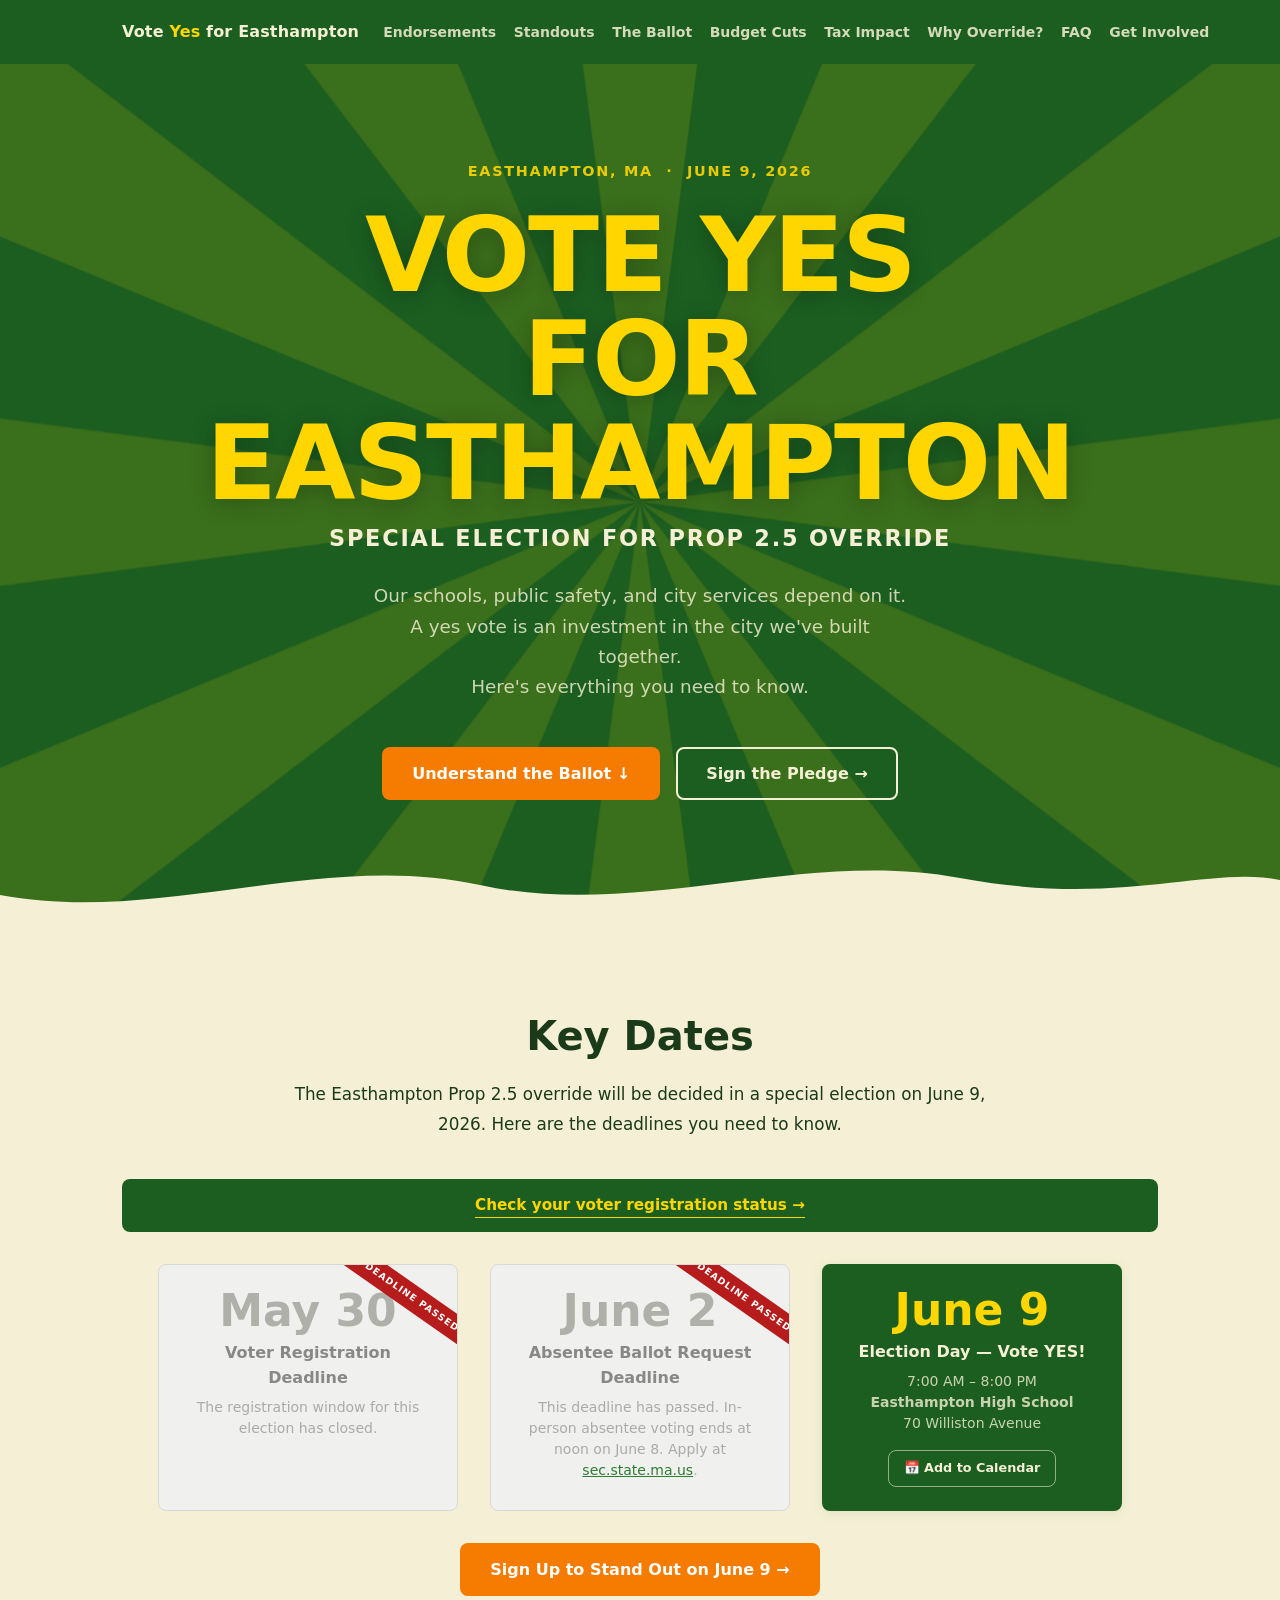
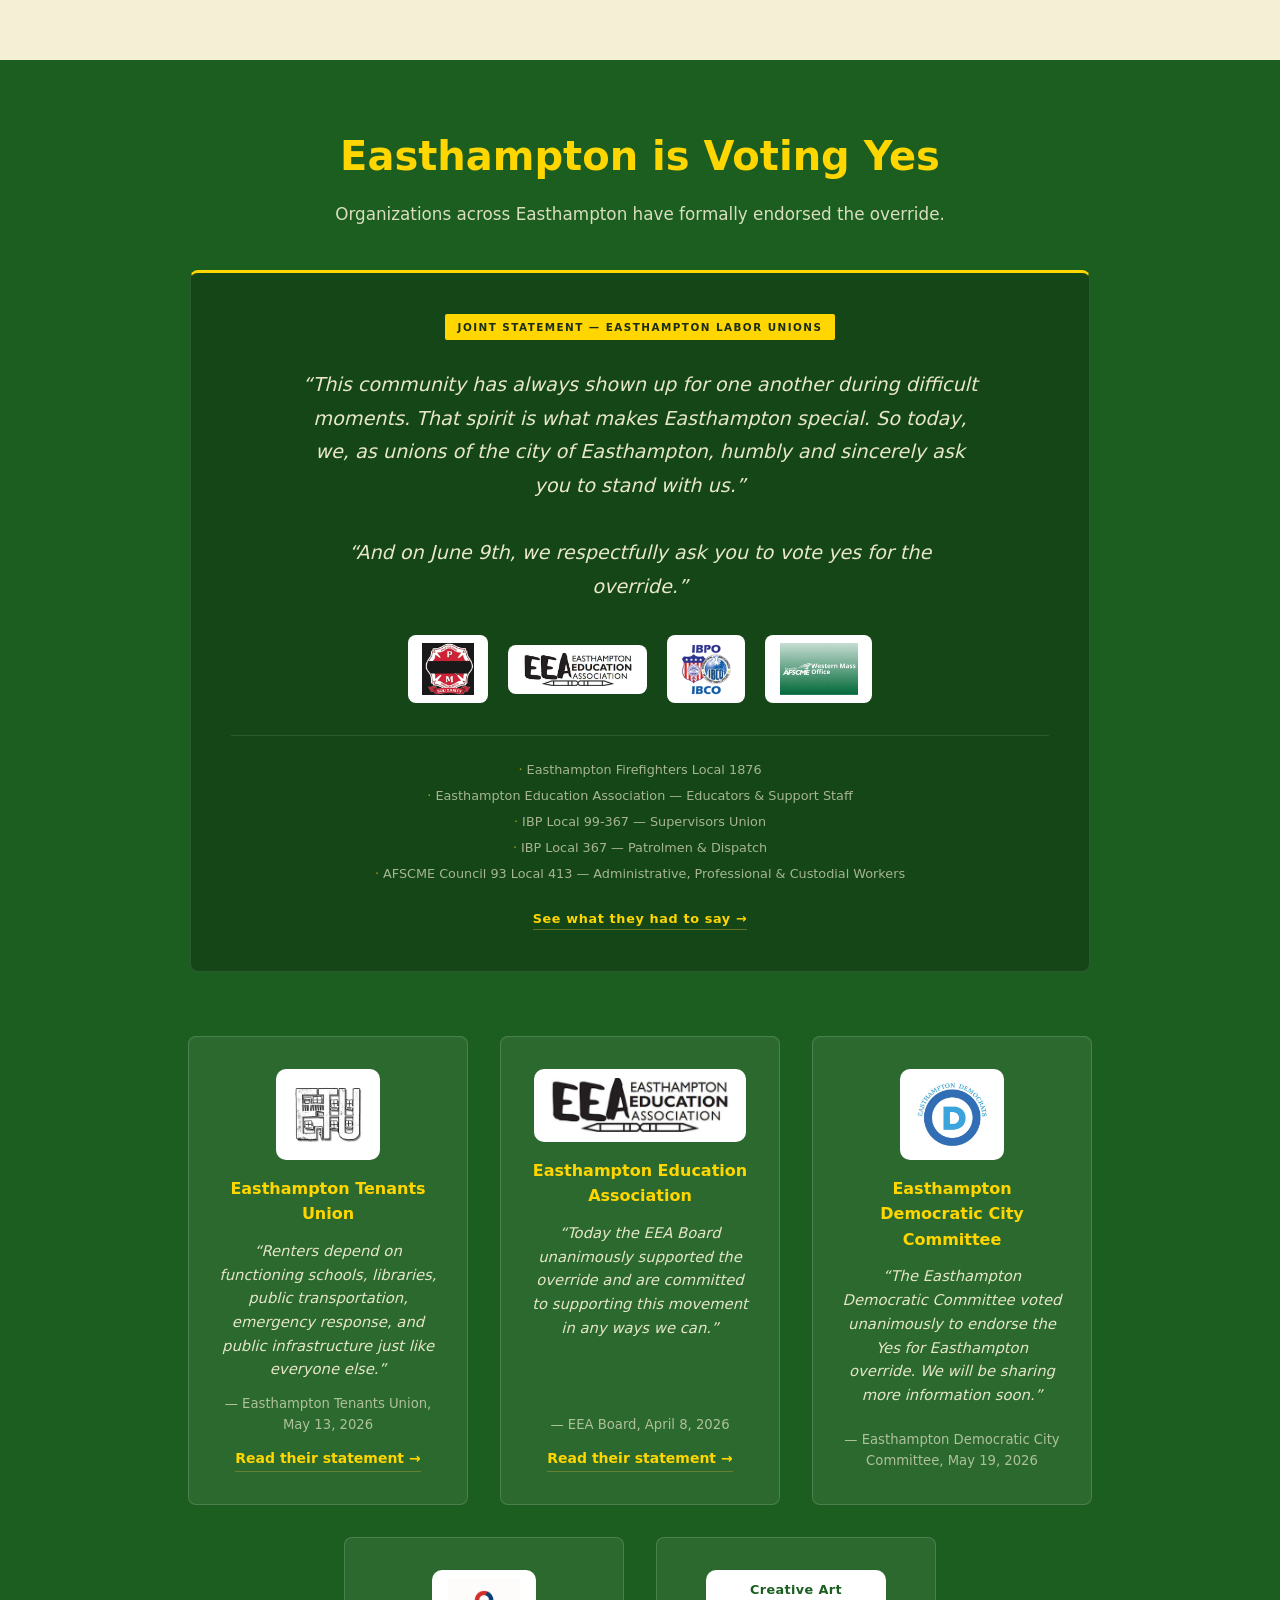
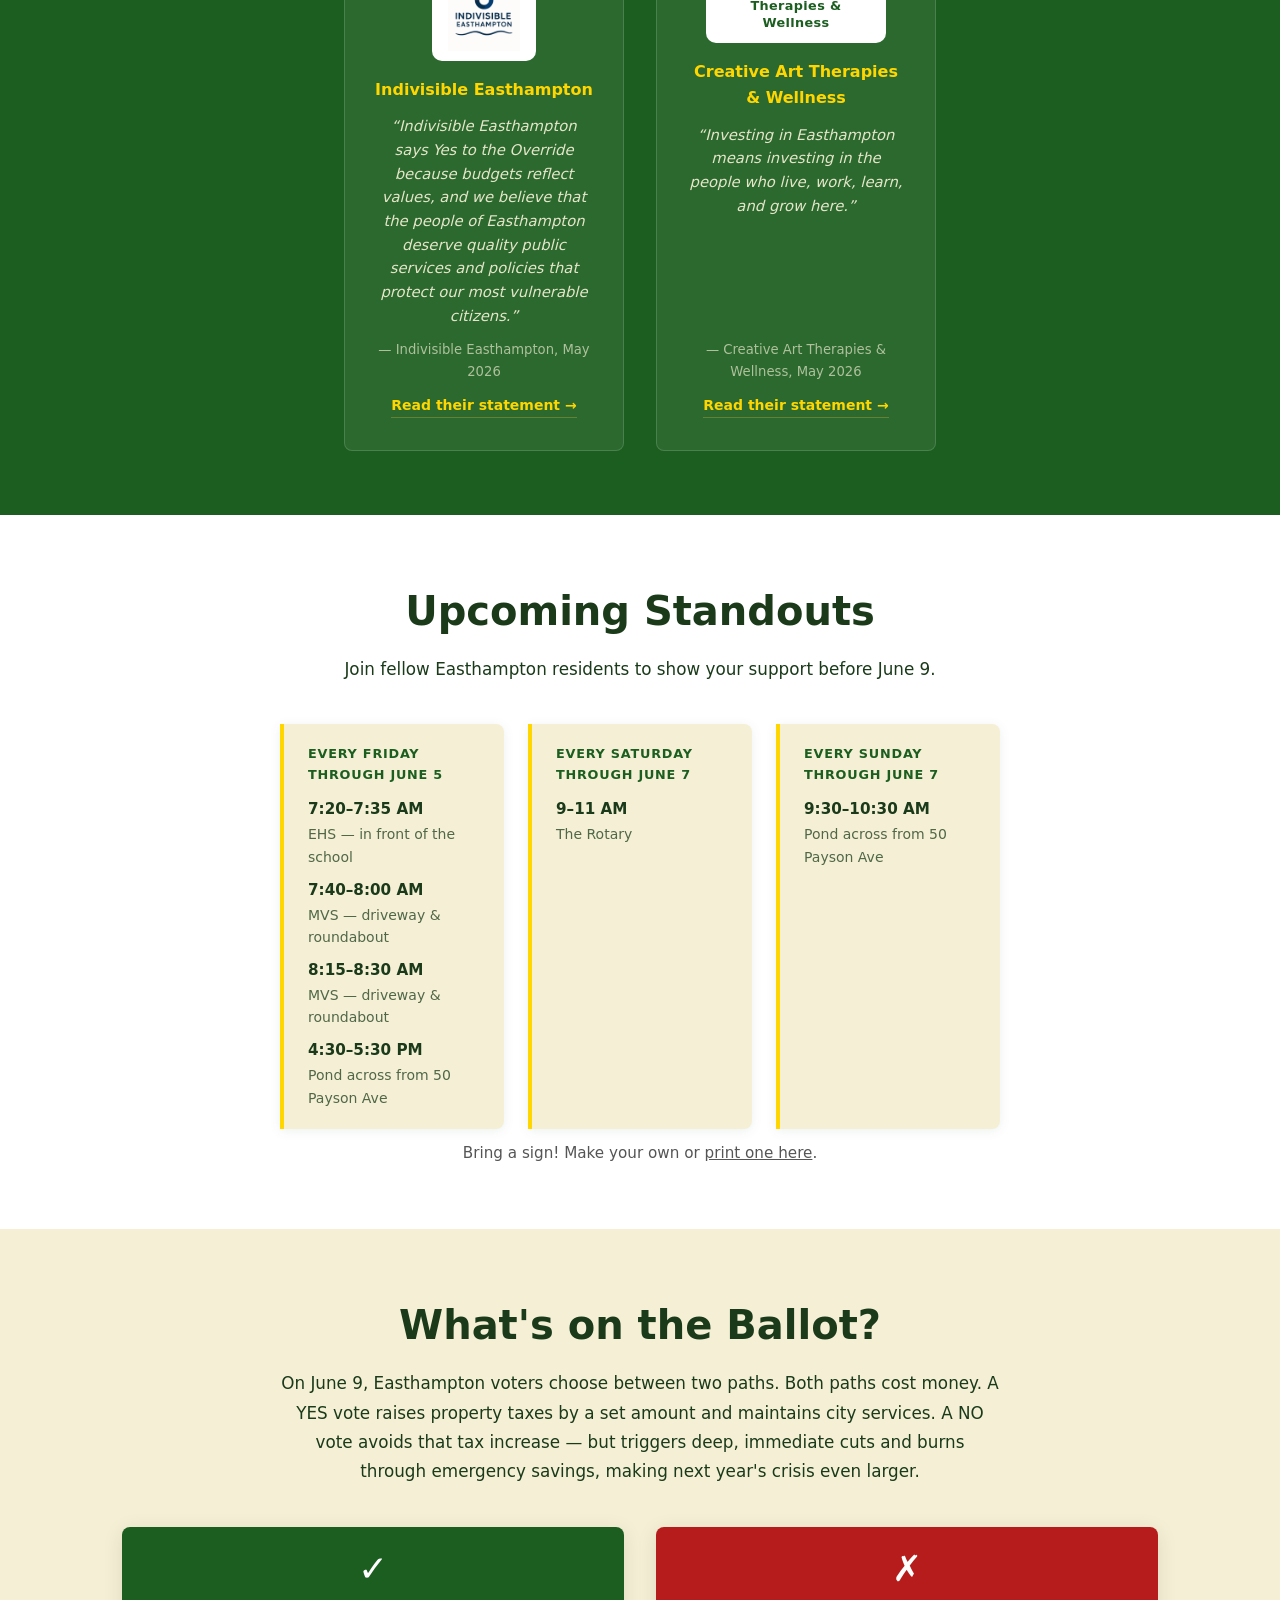
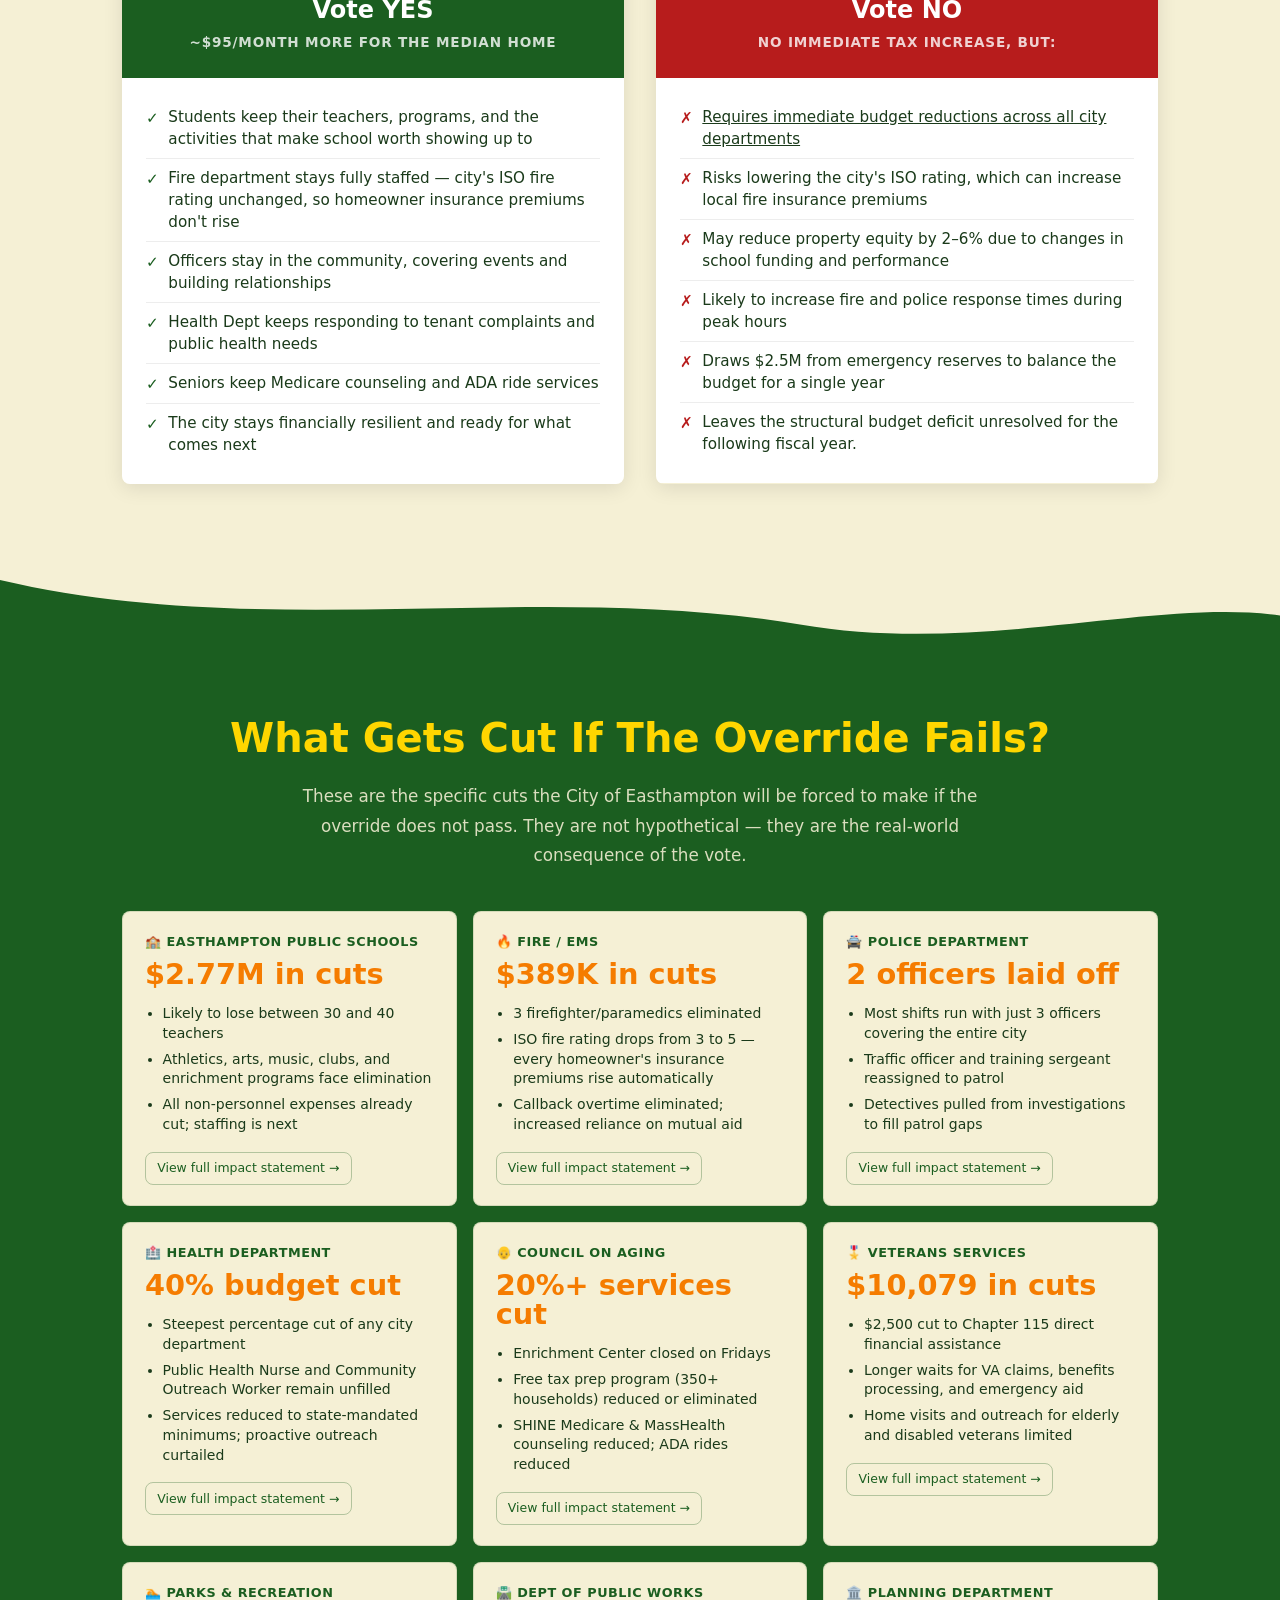
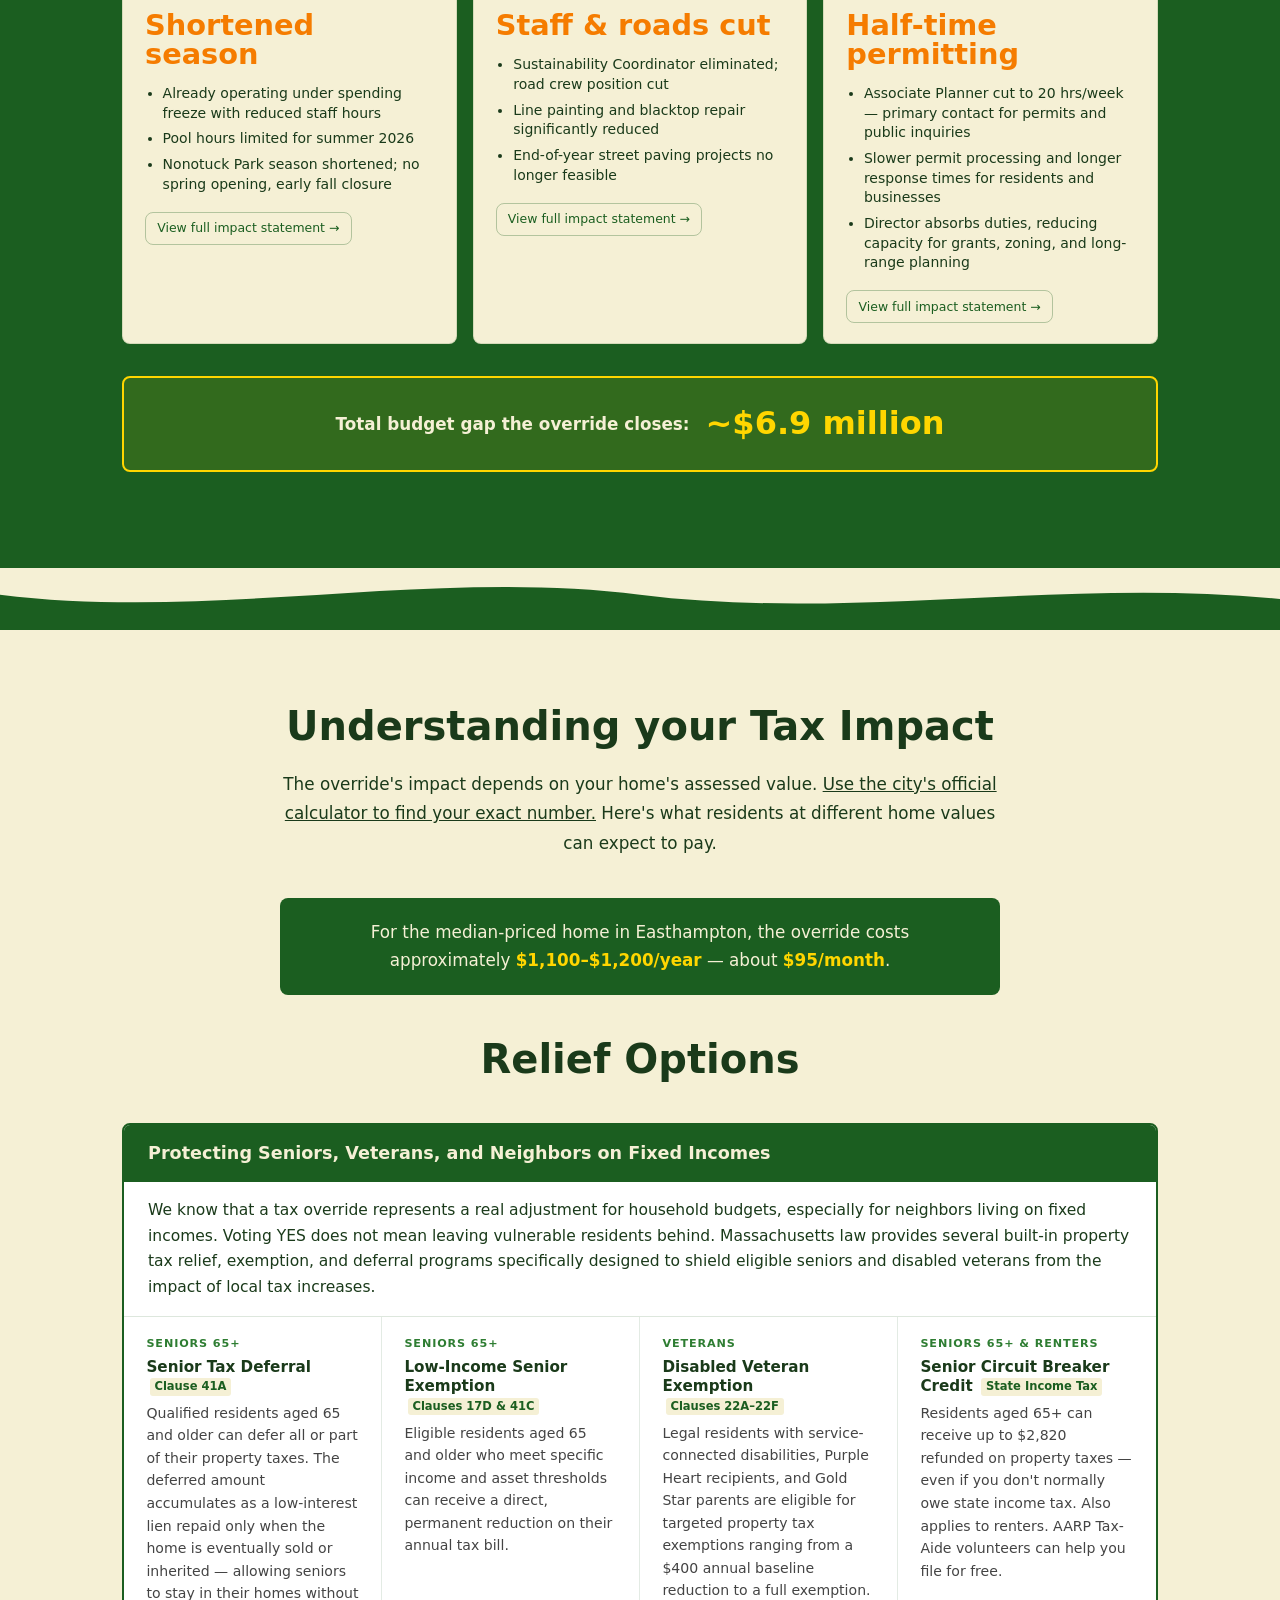
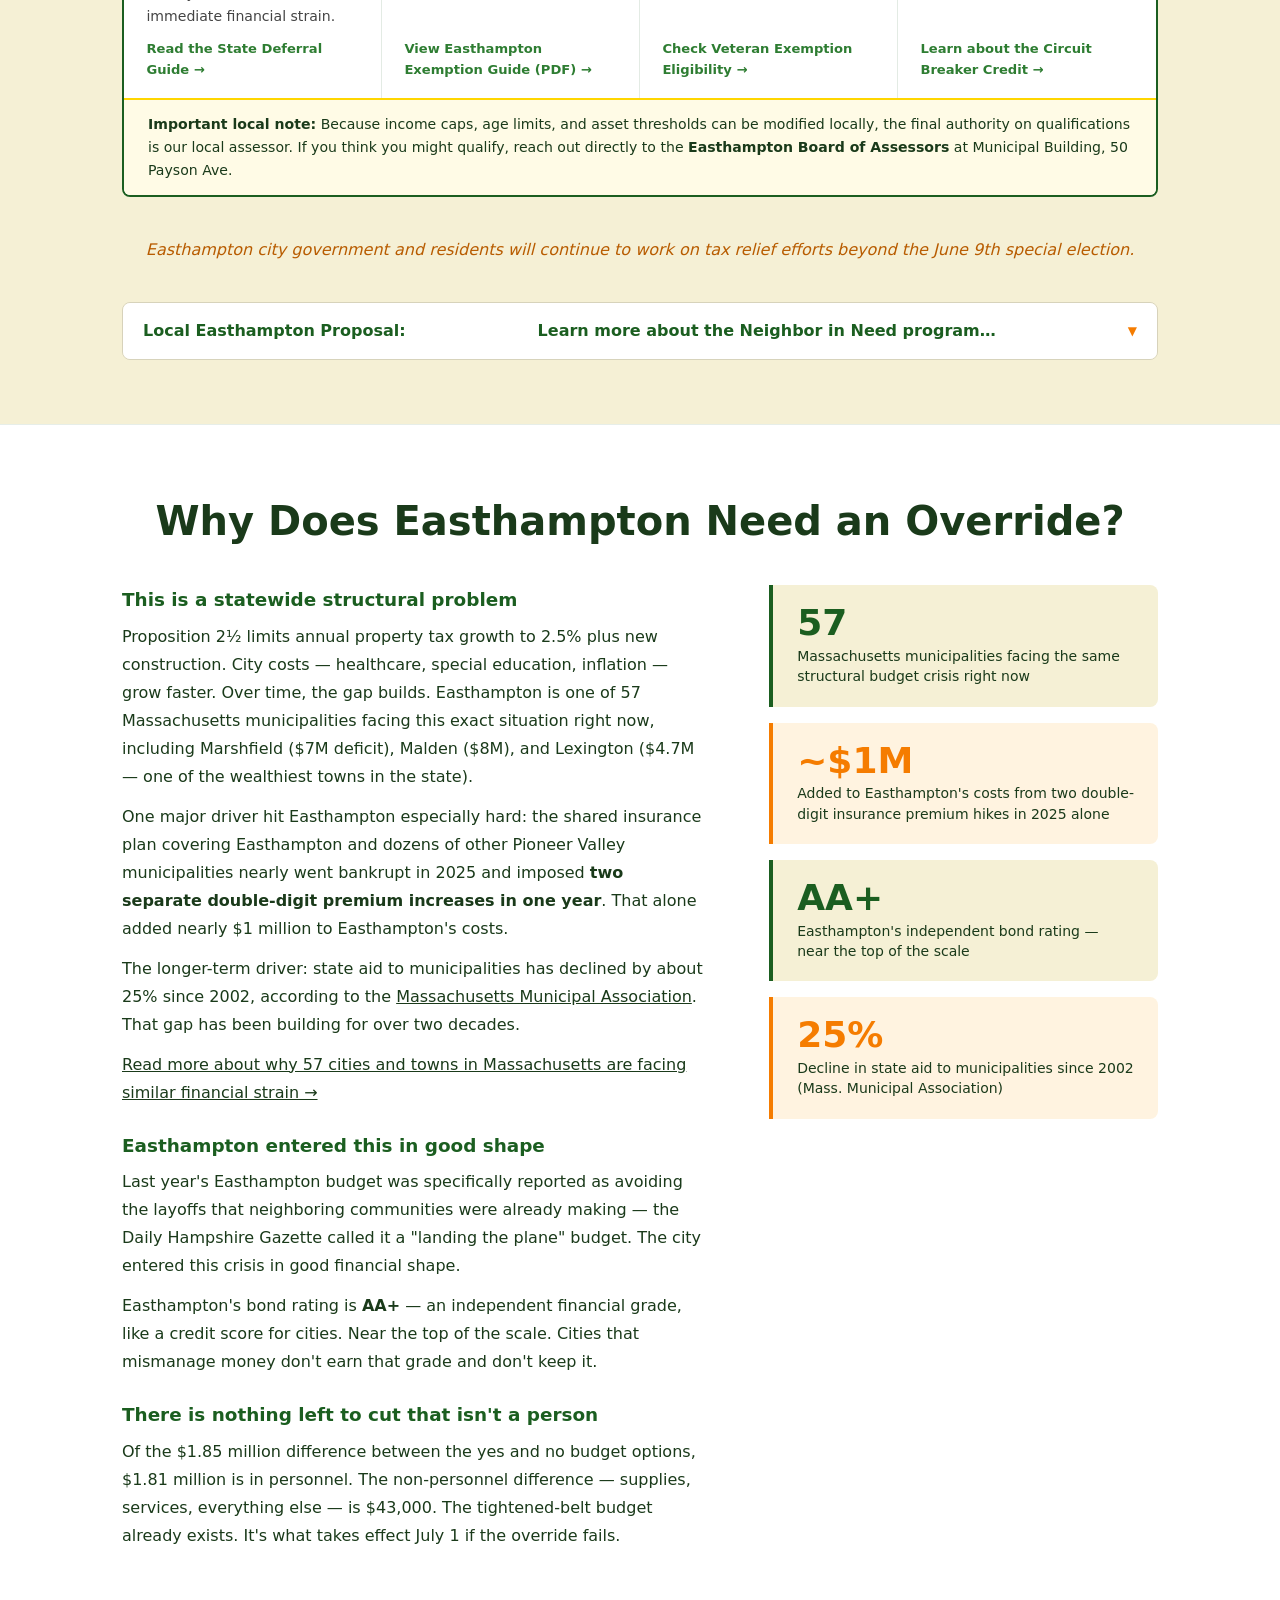
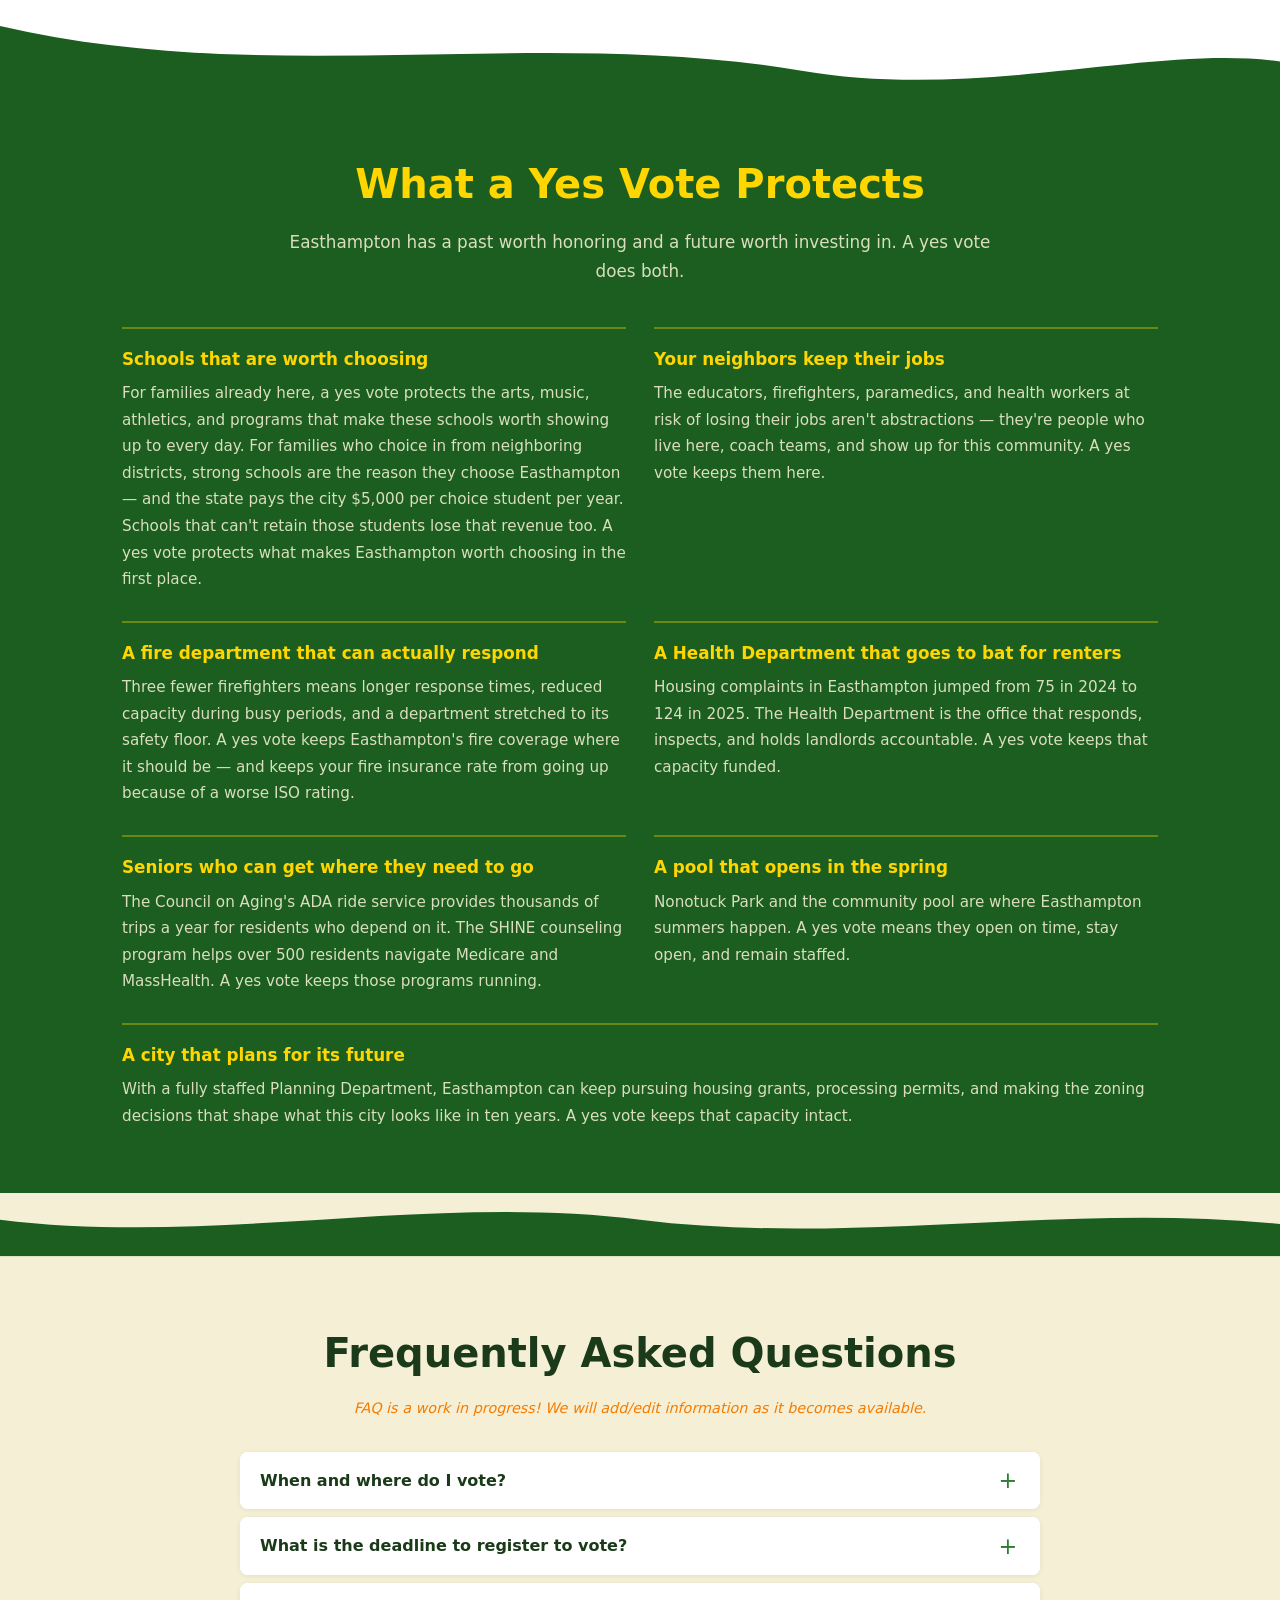
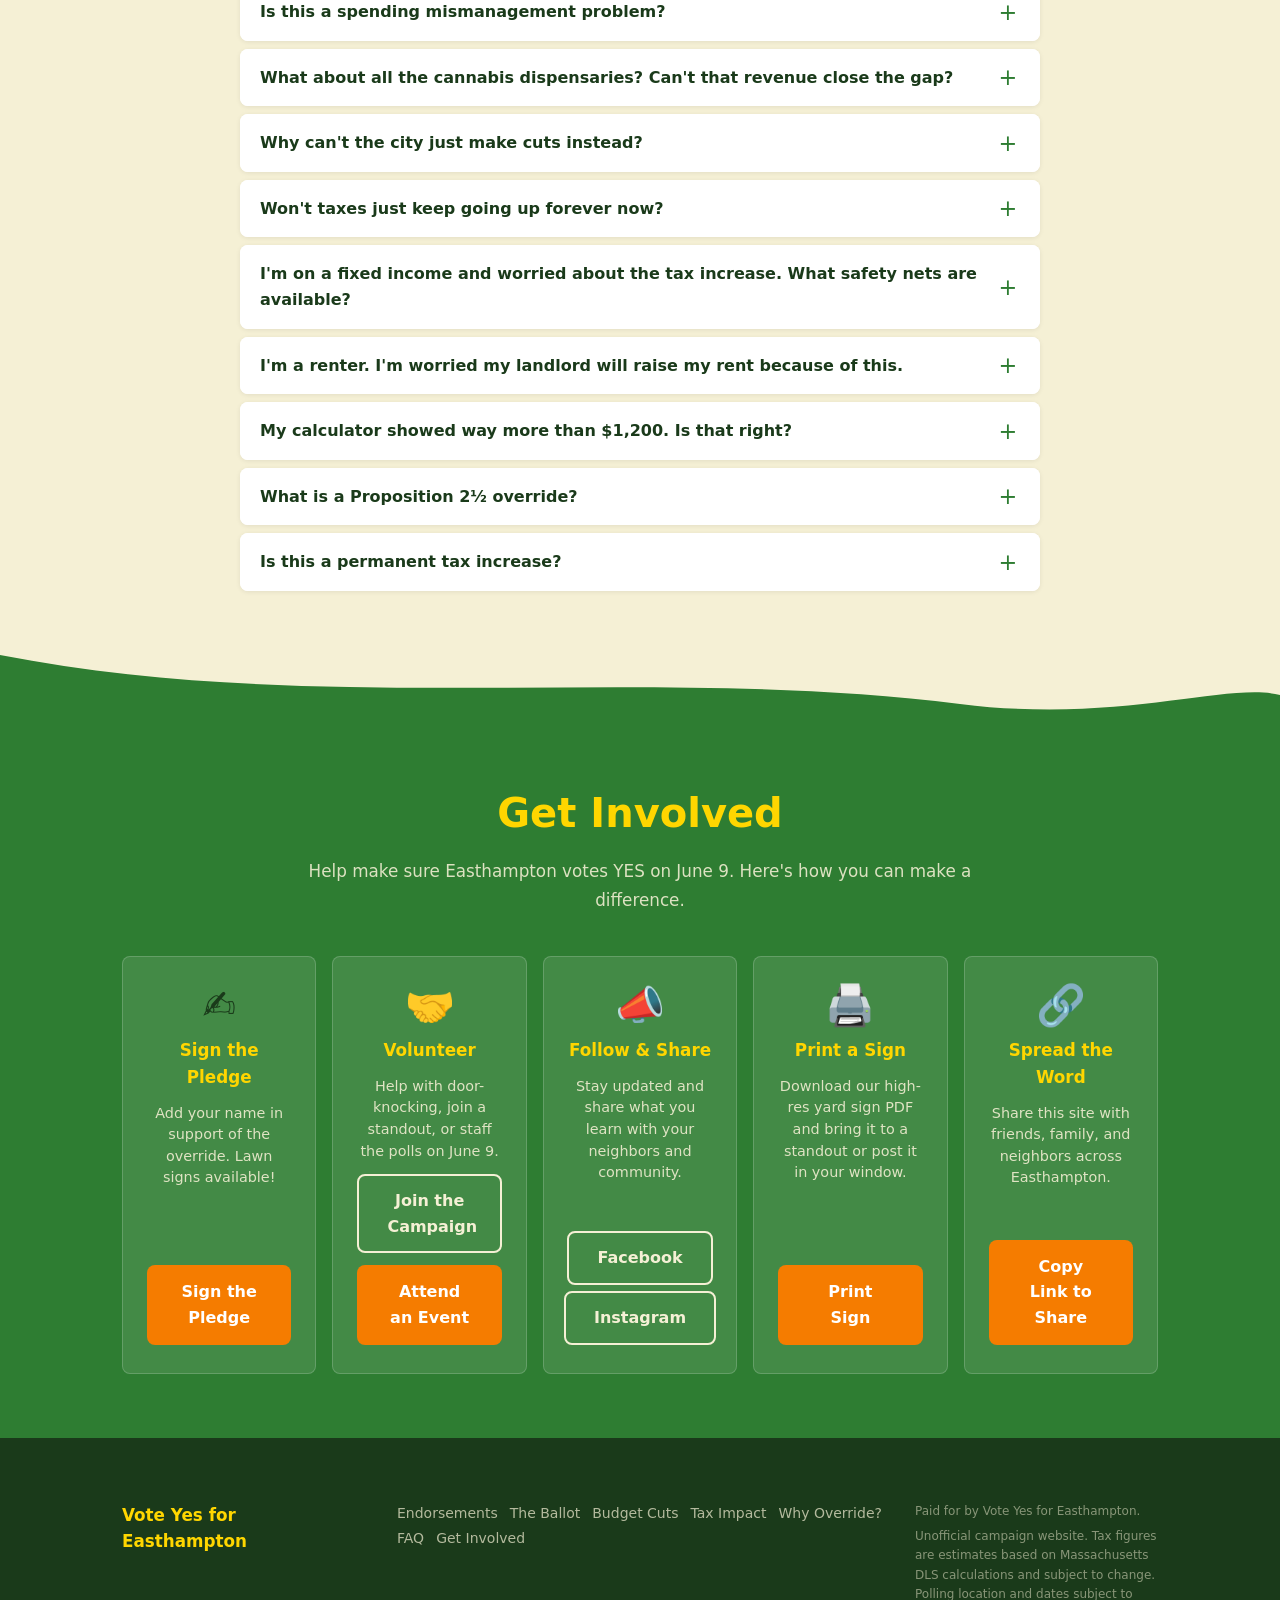
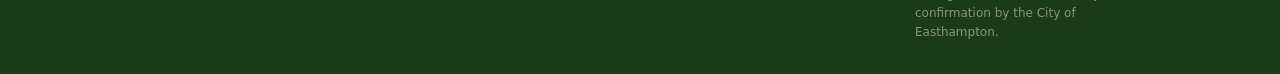
<file: index.html>
<!DOCTYPE html>
<html lang="en">
<head>
  <meta charset="UTF-8">
  <meta name="viewport" content="width=device-width, initial-scale=1.0">
  <title>Easthampton Override Vote — Prop 2.5 Special Election, June 9, 2026</title>
  <meta name="description" content="Vote YES on the Easthampton Prop 2.5 override in the June 9 special election. Protect our schools, fire, police, library, and city services from deep budget cuts.">
  <meta property="og:title" content="Vote Yes for Easthampton — June 9, 2026">
  <meta property="og:description" content="Vote YES on June 9 to protect Easthampton's schools, public safety, and city services.">
  <meta property="og:image" content="/assets/og-image.png">
  <meta property="og:type" content="website">
  <meta property="og:url" content="https://yesforeasthampton.org/">
  <meta property="og:site_name" content="Yes for Easthampton">
  <meta name="twitter:card" content="summary_large_image">
  <link rel="canonical" href="https://yesforeasthampton.org/">
  <script type="application/ld+json">
  [
    {
      "@context": "https://schema.org",
      "@type": "Event",
      "name": "Easthampton Special Election for Prop 2.5 Override",
      "startDate": "2026-06-09",
      "endDate": "2026-06-09",
      "eventStatus": "https://schema.org/EventScheduled",
      "eventAttendanceMode": "https://schema.org/OfflineEventAttendanceMode",
      "location": {
        "@type": "Place",
        "name": "Easthampton High School",
        "address": {
          "@type": "PostalAddress",
          "streetAddress": "70 Williston Avenue",
          "addressLocality": "Easthampton",
          "addressRegion": "MA",
          "postalCode": "01027"
        }
      },
      "description": "Vote YES on the Prop 2.5 override in Easthampton's June 9 special election to protect schools, public safety, and city services.",
      "image": "https://yesforeasthampton.org/assets/og-image.png",
      "organizer": {
        "@type": "Organization",
        "name": "Yes for Easthampton",
        "url": "https://yesforeasthampton.org"
      }
    },
    {
      "@context": "https://schema.org",
      "@type": "FAQPage",
      "mainEntity": [
        {
          "@type": "Question",
          "name": "When and where do I vote in the Easthampton special election?",
          "acceptedAnswer": {
            "@type": "Answer",
            "text": "The Easthampton Prop 2.5 override special election is Tuesday, June 9, 2026, from 7:00 AM to 8:00 PM at Easthampton High School, 70 Williston Avenue. To request a mail-in absentee ballot, apply by 5:00 PM on June 2. In-person absentee voting ends at noon on June 8."
          }
        },
        {
          "@type": "Question",
          "name": "What is the deadline to register to vote in the Easthampton special election?",
          "acceptedAnswer": {
            "@type": "Answer",
            "text": "The voter registration deadline was Saturday, May 30, 2026 — that window has now closed. If you registered before the deadline, you can check your voter registration status at sec.state.ma.us."
          }
        },
        {
          "@type": "Question",
          "name": "What is the Easthampton Prop 2.5 override?",
          "acceptedAnswer": {
            "@type": "Answer",
            "text": "Proposition 2½ is a Massachusetts law that limits annual property tax growth to 2.5% plus new construction. An override is a voter-approved measure that permanently raises the levy limit above that cap. Easthampton's costs — healthcare, special education, inflation — have grown faster than 2.5% per year. Vote yes and taxes rise by a set amount to fund services. Vote no and the city cuts deeply, immediately, across every department."
          }
        },
        {
          "@type": "Question",
          "name": "Why can't Easthampton just make budget cuts instead of an override?",
          "acceptedAnswer": {
            "@type": "Answer",
            "text": "The city has already submitted the tightened-belt budget — that's the YES budget. Cutting every non-school department back to 2022 levels saves roughly $1–2 million, but the gap is $8.5 million. There is no viable path to a balanced budget through cuts alone without truly devastating reductions to schools, fire, police, and all other city departments."
          }
        },
        {
          "@type": "Question",
          "name": "Is the Easthampton override a permanent tax increase?",
          "acceptedAnswer": {
            "@type": "Answer",
            "text": "Yes, a Prop 2.5 override permanently raises the levy limit. But so are the services it protects — schools don't close themselves after a few years, and neither does a fire station. The permanence is what allows the city to plan responsibly and retain staff."
          }
        }
      ]
    },
    {
      "@context": "https://schema.org",
      "@type": "Organization",
      "name": "Yes for Easthampton",
      "url": "https://yesforeasthampton.org",
      "description": "Campaign supporting the Easthampton Prop 2.5 override in the June 9, 2026 special election."
    }
  ]
  </script>
  <link rel="icon" href="/assets/favicon.png" sizes="32x32" type="image/png">
  <link rel="apple-touch-icon" href="/assets/apple-touch-icon.png">
  <link rel="stylesheet" href="style.css">
</head>
<body>

  <!-- ===== NAVIGATION ===== -->
  <header id="site-header">
    <nav class="nav-inner container">
      <a href="#hero" class="nav-logo">Vote <span>Yes</span> for Easthampton</a>
      <button class="nav-toggle" aria-label="Open navigation menu" aria-expanded="false">
        <span class="nav-toggle__bar"></span>
        <span class="nav-toggle__bar"></span>
        <span class="nav-toggle__bar"></span>
      </button>
      <ul class="nav-links" role="list">
        <li><a href="#endorsements">Endorsements</a></li>
        <li><a href="#events">Standouts</a></li>
        <li><a href="#ballot">The Ballot</a></li>
        <li><a href="#cuts">Budget Cuts</a></li>
        <li hidden><a href="#community-spotlight">Community Impact</a></li>
        <li><a href="#tax">Tax Impact</a></li>
        <li><a href="#why">Why Override?</a></li>
        <li><a href="#faq">FAQ</a></li>
        <li><a href="#involved">Get Involved</a></li>
      </ul>
    </nav>
  </header>

  <main>

    <!-- ===== HERO ===== -->
    <section id="hero" aria-label="Vote Yes for Easthampton">
      <!-- Sunburst background: 12 golden rays at 30° intervals -->
      <div class="hero__bg" aria-hidden="true">
        <svg class="hero__sunburst-svg" viewBox="0 0 800 800" preserveAspectRatio="xMidYMid slice" xmlns="http://www.w3.org/2000/svg">
          <g transform="translate(400,400)" fill="#FFD600" opacity="0.14">
            <polygon points="0,0 -78,-596 78,-596"/>
            <polygon points="0,0 -78,-596 78,-596" transform="rotate(30)"/>
            <polygon points="0,0 -78,-596 78,-596" transform="rotate(60)"/>
            <polygon points="0,0 -78,-596 78,-596" transform="rotate(90)"/>
            <polygon points="0,0 -78,-596 78,-596" transform="rotate(120)"/>
            <polygon points="0,0 -78,-596 78,-596" transform="rotate(150)"/>
            <polygon points="0,0 -78,-596 78,-596" transform="rotate(180)"/>
            <polygon points="0,0 -78,-596 78,-596" transform="rotate(210)"/>
            <polygon points="0,0 -78,-596 78,-596" transform="rotate(240)"/>
            <polygon points="0,0 -78,-596 78,-596" transform="rotate(270)"/>
            <polygon points="0,0 -78,-596 78,-596" transform="rotate(300)"/>
            <polygon points="0,0 -78,-596 78,-596" transform="rotate(330)"/>
          </g>
        </svg>
      </div>

      <div class="hero__content container">
        <p class="hero__eyebrow">Easthampton, MA &nbsp;·&nbsp; June 9, 2026</p>
        <h1 class="hero__title">Vote Yes<br>for Easthampton</h1>
        <p class="hero__subtitle">Special Election for Prop 2.5 Override</p>
        <p class="hero__tagline">
          Our schools, public safety, and city services depend on it.<br>
          A yes vote is an investment in the city we've built together.<br>
          Here's everything you need to know.
        </p>
        <div class="hero__ctas">
          <a href="#ballot" class="btn btn--amber">Understand the Ballot ↓</a>
          <a href="https://docs.google.com/forms/d/e/1FAIpQLSfEiK0X0AnmsUq_Fk6Nvq_eaq7ptcLy3euMyUdit_QFpdcDpw/viewform?usp=header" class="btn btn--outline" target="_blank" rel="noopener">Sign the Pledge →</a>
        </div>
      </div>

      <!-- Rolling hills transition into the cream section below -->
      <div class="hero__hills" aria-hidden="true">
        <svg viewBox="0 0 1440 110" preserveAspectRatio="none" xmlns="http://www.w3.org/2000/svg">
          <path d="M0,110 L0,65 C180,95 360,20 540,55 C720,90 900,18 1080,48 C1260,78 1360,35 1440,50 L1440,110 Z" fill="#F5F0D5"/>
        </svg>
      </div>
    </section>

    <!-- ===== KEY DATES ===== -->
    <section id="dates" aria-label="Key Dates">
      <div class="container">
        <h2 class="section-heading">Key Dates</h2>
        <p class="section-intro">The Easthampton Prop 2.5 override will be decided in a special election on June 9, 2026. Here are the deadlines you need to know.</p>

        <div class="reg-status-banner">
          <a href="https://www.sec.state.ma.us/VoterRegistrationSearch/MyVoterRegStatus.aspx" target="_blank" rel="noopener" class="reg-status-banner__link">Check your voter registration status →</a>
        </div>

        <div class="dates-grid">

          <div class="date-card date-card--expired">
            <div class="date-card__date">May 30</div>
            <div class="date-card__label">Voter Registration Deadline</div>
            <div class="date-card__note">
              The registration window for this election has closed.
            </div>
          </div>

          <div class="date-card date-card--expired">
            <div class="date-card__date">June 2</div>
            <div class="date-card__label">Absentee Ballot Request Deadline</div>
            <div class="date-card__note">
              This deadline has passed. In-person absentee voting
              ends at noon on June 8. Apply at
              <a href="https://www.sec.state.ma.us/ele/eleabsentee/absenteeabout.htm" target="_blank" rel="noopener">sec.state.ma.us</a>.
            </div>
          </div>

          <div class="date-card date-card--primary">
            <div class="date-card__date">June 9</div>
            <div class="date-card__label">Election Day — Vote YES!</div>
            <div class="date-card__note">
              7:00 AM – 8:00 PM<br>
              <strong>Easthampton High School</strong><br>
              70 Williston Avenue
            </div>
            <details class="cal-dropdown"
              data-cal-title="Vote YES — Easthampton Override Election Day"
              data-cal-date="20260609"
              data-cal-details="Polls open 7:00 AM–8:00 PM at Easthampton High School, 70 Williston Avenue, Easthampton. Vote YES on the Prop 2.5 override! More info: yesforeasthampton.org"
              data-cal-location="Easthampton High School, 70 Williston Avenue, Easthampton, MA"
              data-cal-ics="/assets/vote-june9.ics">
              <summary>📅 Add to Calendar</summary>
              <div class="cal-dropdown__options">
                <a class="cal-dropdown__option cal-dropdown__option--google" target="_blank" rel="noopener">Google Calendar</a>
                <a class="cal-dropdown__option cal-dropdown__option--outlook" target="_blank" rel="noopener">Outlook.com</a>
                <a class="cal-dropdown__option cal-dropdown__option--ics">Apple / Other (.ics)</a>
              </div>
            </details>
          </div>

        </div>
        <div style="text-align:center;margin-top:2rem;">
          <a href="https://docs.google.com/forms/d/e/1FAIpQLSd-nhUwv_2e8mDwGCbJ5253cukC6vDGDUM6fD2hiOr9h7PUWg/viewform?usp=header" target="_blank" rel="noopener" class="btn btn--amber">Sign Up to Stand Out on June 9 →</a>
        </div>
      </div>
    </section>

    <!-- ===== ENDORSEMENTS ===== -->
    <section id="endorsements" aria-label="Endorsements">
      <div class="container">
        <h2 class="section-heading section-heading--light">Easthampton is Voting Yes</h2>
        <p class="section-intro section-intro--light">Organizations across Easthampton have formally endorsed the override.</p>

        <!-- Labor coalition joint endorsement -->
        <div class="labor-coalition">
          <span class="labor-coalition__label">Joint Statement — Easthampton Labor Unions</span>
          <blockquote class="labor-coalition__quote">
            &ldquo;This community has always shown up for one another during difficult moments. That spirit is what makes Easthampton special. So today, we, as unions of the city of Easthampton, humbly and sincerely ask you to stand with us.&rdquo;
            <br><br>
            &ldquo;And on June 9th, we respectfully ask you to vote yes for the override.&rdquo;
          </blockquote>
          <div class="labor-coalition__logos">
            <div class="labor-coalition__logo">
              <img src="assets/easthampton-firefighters-local-1876.jpg" alt="Easthampton Firefighters Local 1876" />
            </div>
            <div class="labor-coalition__logo">
              <img src="assets/logo-eea.png" alt="Easthampton Education Association" />
            </div>
            <div class="labor-coalition__logo">
              <img src="assets/international-brotherhood-police-logo.avif" alt="International Brotherhood of Police" />
            </div>
            <div class="labor-coalition__logo">
              <img src="assets/afscme-logo" alt="AFSCME" />
            </div>
          </div>
          <ul class="labor-coalition__orgs">
            <li>Easthampton Firefighters Local 1876</li>
            <li>Easthampton Education Association — Educators &amp; Support Staff</li>
            <li>IBP Local 99-367 — Supervisors Union</li>
            <li>IBP Local 367 — Patrolmen &amp; Dispatch</li>
            <li>AFSCME Council 93 Local 413 — Administrative, Professional &amp; Custodial Workers</li>
          </ul>
          <a href="https://www.wwlp.com/news/local-news/hampshire-county/easthampton-municipal-unions-urge-support-for-override-warn-of-service-cuts/" class="labor-coalition__statement-link" target="_blank" rel="noopener">See what they had to say &rarr;</a>
        </div>

        <div class="endorsement-grid">

          <div class="endorsement-card">
            <div class="endorsement-card__logo">
              <img src="assets/logo-etu.webp" alt="Easthampton Tenants Union logo" />
            </div>
            <p class="endorsement-card__org">Easthampton Tenants Union</p>
            <blockquote class="endorsement-card__quote">&ldquo;Renters depend on functioning schools, libraries, public transportation, emergency response, and public infrastructure just like everyone else.&rdquo;</blockquote>
            <p class="endorsement-card__cite">&mdash; Easthampton Tenants Union, May 13, 2026</p>
            <a href="https://easthamptontenantsunion.org/easthampton-tenants-union-endorses-proposition-2%C2%BD-override/" class="endorsement-card__link" target="_blank" rel="noopener">Read their statement &rarr;</a>
          </div>

          <div class="endorsement-card">
            <div class="endorsement-card__logo">
              <img src="assets/logo-eea.png" alt="Easthampton Education Association logo" />
            </div>
            <p class="endorsement-card__org">Easthampton Education Association</p>
            <blockquote class="endorsement-card__quote">&ldquo;Today the EEA Board unanimously supported the override and are committed to supporting this movement in any ways we can.&rdquo;</blockquote>
            <p class="endorsement-card__cite">&mdash; EEA Board, April 8, 2026</p>
            <a href="https://sites.google.com/view/eeamembers/home" class="endorsement-card__link" target="_blank" rel="noopener">Read their statement &rarr;</a>
          </div>

          <div class="endorsement-card">
            <div class="endorsement-card__logo">
              <img src="assets/easthampton-dems.jpg" alt="Easthampton Democratic City Committee logo" />
            </div>
            <p class="endorsement-card__org">Easthampton Democratic City Committee</p>
            <blockquote class="endorsement-card__quote">&ldquo;The Easthampton Democratic Committee voted unanimously to endorse the Yes for Easthampton override. We will be sharing more information soon.&rdquo;</blockquote>
            <p class="endorsement-card__cite">&mdash; Easthampton Democratic City Committee, May 19, 2026</p>
          </div>

          <div class="endorsement-card">
            <div class="endorsement-card__logo">
              <img src="assets/logo-indivisible-easthampton.png" alt="Indivisible Easthampton logo" />
            </div>
            <p class="endorsement-card__org">Indivisible Easthampton</p>
            <blockquote class="endorsement-card__quote">&ldquo;Indivisible Easthampton says Yes to the Override because budgets reflect values, and we believe that the people of Easthampton deserve quality public services and policies that protect our most vulnerable citizens.&rdquo;</blockquote>
            <p class="endorsement-card__cite">&mdash; Indivisible Easthampton, May 2026</p>
            <a href="https://www.facebook.com/permalink.php?story_fbid=pfbid0vTGLV2x16SWqtJD2zyGr7SL26E7W1kmekM6U9CspnkcEzbLdAD3hMNZjeiGmaUaal&id=61587426091022" class="endorsement-card__link" target="_blank" rel="noopener">Read their statement &rarr;</a>
          </div>

          <div class="endorsement-card">
            <div class="endorsement-card__logo--text">Creative Art Therapies &amp; Wellness</div>
            <p class="endorsement-card__org">Creative Art Therapies &amp; Wellness</p>
            <blockquote class="endorsement-card__quote">&ldquo;Investing in Easthampton means investing in the people who live, work, learn, and grow here.&rdquo;</blockquote>
            <p class="endorsement-card__cite">&mdash; Creative Art Therapies &amp; Wellness, May 2026</p>
            <a href="https://www.facebook.com/share/p/1FjYCzTKZU/" class="endorsement-card__link" target="_blank" rel="noopener">Read their statement &rarr;</a>
          </div>

        </div>

      </div>
    </section>

    <!-- ===== STANDOUTS / EVENTS ===== -->
    <section id="events" aria-label="Upcoming Standouts">
      <div class="container">
        <h2 class="section-heading">Upcoming Standouts</h2>
        <p class="section-intro">Join fellow Easthampton residents to show your support before June 9.</p>
        <div class="events-list">

          <div class="event-group">
            <h3 class="event-group__recurrence">Every Friday through June 5</h3>
            <ul class="event-times" role="list">
              <li><span class="event-time">7:20–7:35 AM</span><span class="event-location">EHS — in front of the school</span></li>
              <li><span class="event-time">7:40–8:00 AM</span><span class="event-location">MVS — driveway &amp; roundabout</span></li>
              <li><span class="event-time">8:15–8:30 AM</span><span class="event-location">MVS — driveway &amp; roundabout</span></li>
              <li><span class="event-time">4:30–5:30 PM</span><span class="event-location">Pond across from 50 Payson Ave</span></li>
            </ul>
          </div>

          <div class="event-group">
            <h3 class="event-group__recurrence">Every Saturday through June 7</h3>
            <ul class="event-times" role="list">
              <li><span class="event-time">9–11 AM</span><span class="event-location">The Rotary</span></li>
            </ul>
          </div>

          <div class="event-group">
            <h3 class="event-group__recurrence">Every Sunday through June 7</h3>
            <ul class="event-times" role="list">
              <li><span class="event-time">9:30–10:30 AM</span><span class="event-location">Pond across from 50 Payson Ave</span></li>
            </ul>
          </div>

        </div>
        <p class="events-sign-note">Bring a sign! Make your own or <a href="assets/sign-v2.pdf" target="_blank" rel="noopener">print one here</a>.</p>
      </div>
    </section>

    <!-- ===== THE BALLOT ===== -->
    <section id="ballot" aria-label="The Ballot">
      <div class="container">
        <h2 class="section-heading">What's on the Ballot?</h2>
        <p class="section-intro">
          On June 9, Easthampton voters choose between two paths. Both paths cost money.
          A YES vote raises property taxes by a set amount and maintains city services.
          A NO vote avoids that tax increase — but triggers deep, immediate cuts and
          burns through emergency savings, making next year's crisis even larger.
        </p>
        <div class="ballot-cards">

          <!-- YES card -->
          <div class="ballot-card ballot-card--yes">
            <div class="ballot-card__header">
              <span class="ballot-card__icon">✓</span>
              <h3>Vote YES</h3>
              <p>~$95/month more for the median home</p>
            </div>
            <ul class="ballot-card__list">
              <li>Students keep their teachers, programs, and the activities that make school worth showing up to</li>
              <li>Fire department stays fully staffed — city's ISO fire rating unchanged, so homeowner insurance premiums don't rise</li>
              <li>Officers stay in the community, covering events and building relationships</li>
              <li>Health Dept keeps responding to tenant complaints and public health needs</li>
              <li>Seniors keep Medicare counseling and ADA ride services</li>
              <li>The city stays financially resilient and ready for what comes next</li>
            </ul>
          </div>

          <!-- NO card -->
          <div class="ballot-card ballot-card--no">
            <div class="ballot-card__header">
              <span class="ballot-card__icon">✗</span>
              <h3>Vote NO</h3>
              <p>No immediate tax increase, but:</p>
            </div>
            <ul class="ballot-card__list">
              <li><a href="#cuts">Requires immediate budget reductions across all city departments</a></li>
              <li>Risks lowering the city's ISO rating, which can increase local fire insurance premiums</li>
              <li>May reduce property equity by 2–6% due to changes in school funding and performance</li>
              <li>Likely to increase fire and police response times during peak hours</li>
              <li>Draws $2.5M from emergency reserves to balance the budget for a single year</li>
              <li>Leaves the structural budget deficit unresolved for the following fiscal year.</li>
            </ul>
          </div>

        </div>
      </div>
    </section>

    <!-- Hills transition: cream → forest green -->
    <div class="hills-divider hills-divider--cream" aria-hidden="true">
      <svg viewBox="0 0 1440 70" preserveAspectRatio="none" xmlns="http://www.w3.org/2000/svg">
        <path d="M0,0 C300,70 600,0 900,50 C1100,85 1300,20 1440,40 L1440,70 L0,70 Z" fill="#1B5E20"/>
      </svg>
    </div>

    <!-- ===== BUDGET CUTS ===== -->
    <section id="cuts" aria-label="Budget Cuts at Stake">
      <div class="container">
        <h2 class="section-heading section-heading--light">What Gets Cut If The Override Fails?</h2>
        <p class="section-intro section-intro--light">
          These are the specific cuts the City of Easthampton will be forced to make
          if the override does not pass. They are not hypothetical — they are the
          real-world consequence of the vote.
        </p>
        <div class="cuts-grid">

          <div class="cut-card">
            <div class="cut-card__dept">🏫 Easthampton Public Schools</div>
            <div class="cut-card__amount">$2.77M in cuts</div>
            <ul class="cut-card__list">
              <li>Likely to lose between 30 and 40 teachers</li>
              <li>Athletics, arts, music, clubs, and enrichment programs face elimination</li>
              <li>All non-personnel expenses already cut; staffing is next</li>
            </ul>
            <button class="cut-card__detail-btn" data-modal="modal-schools">View full impact statement →</button>
          </div>

          <div class="cut-card">
            <div class="cut-card__dept">🔥 Fire / EMS</div>
            <div class="cut-card__amount">$389K in cuts</div>
            <ul class="cut-card__list">
              <li>3 firefighter/paramedics eliminated</li>
              <li>ISO fire rating drops from 3 to 5 — every homeowner's insurance premiums rise automatically</li>
              <li>Callback overtime eliminated; increased reliance on mutual aid</li>
            </ul>
            <button class="cut-card__detail-btn" data-modal="modal-fire">View full impact statement →</button>
          </div>

          <div class="cut-card">
            <div class="cut-card__dept">🚔 Police Department</div>
            <div class="cut-card__amount">2 officers laid off</div>
            <ul class="cut-card__list">
              <li>Most shifts run with just 3 officers covering the entire city</li>
              <li>Traffic officer and training sergeant reassigned to patrol</li>
              <li>Detectives pulled from investigations to fill patrol gaps</li>
            </ul>
            <button class="cut-card__detail-btn" data-modal="modal-police">View full impact statement →</button>
          </div>

          <div class="cut-card">
            <div class="cut-card__dept">🏥 Health Department</div>
            <div class="cut-card__amount">40% budget cut</div>
            <ul class="cut-card__list">
              <li>Steepest percentage cut of any city department</li>
              <li>Public Health Nurse and Community Outreach Worker remain unfilled</li>
              <li>Services reduced to state-mandated minimums; proactive outreach curtailed</li>
            </ul>
            <button class="cut-card__detail-btn" data-modal="modal-health">View full impact statement →</button>
          </div>

          <div class="cut-card">
            <div class="cut-card__dept">👴 Council on Aging</div>
            <div class="cut-card__amount">20%+ services cut</div>
            <ul class="cut-card__list">
              <li>Enrichment Center closed on Fridays</li>
              <li>Free tax prep program (350+ households) reduced or eliminated</li>
              <li>SHINE Medicare &amp; MassHealth counseling reduced; ADA rides reduced</li>
            </ul>
            <button class="cut-card__detail-btn" data-modal="modal-aging">View full impact statement →</button>
          </div>

          <div class="cut-card">
            <div class="cut-card__dept">🎖️ Veterans Services</div>
            <div class="cut-card__amount">$10,079 in cuts</div>
            <ul class="cut-card__list">
              <li>$2,500 cut to Chapter 115 direct financial assistance</li>
              <li>Longer waits for VA claims, benefits processing, and emergency aid</li>
              <li>Home visits and outreach for elderly and disabled veterans limited</li>
            </ul>
            <button class="cut-card__detail-btn" data-modal="modal-veterans">View full impact statement →</button>
          </div>

          <div class="cut-card">
            <div class="cut-card__dept">🏊 Parks &amp; Recreation</div>
            <div class="cut-card__amount">Shortened season</div>
            <ul class="cut-card__list">
              <li>Already operating under spending freeze with reduced staff hours</li>
              <li>Pool hours limited for summer 2026</li>
              <li>Nonotuck Park season shortened; no spring opening, early fall closure</li>
            </ul>
            <button class="cut-card__detail-btn" data-modal="modal-parks">View full impact statement →</button>
          </div>

          <div class="cut-card">
            <div class="cut-card__dept">🛣️ Dept of Public Works</div>
            <div class="cut-card__amount">Staff &amp; roads cut</div>
            <ul class="cut-card__list">
              <li>Sustainability Coordinator eliminated; road crew position cut</li>
              <li>Line painting and blacktop repair significantly reduced</li>
              <li>End-of-year street paving projects no longer feasible</li>
            </ul>
            <button class="cut-card__detail-btn" data-modal="modal-dpw">View full impact statement →</button>
          </div>

          <div class="cut-card">
            <div class="cut-card__dept">🏛️ Planning Department</div>
            <div class="cut-card__amount">Half-time permitting</div>
            <ul class="cut-card__list">
              <li>Associate Planner cut to 20 hrs/week — primary contact for permits and public inquiries</li>
              <li>Slower permit processing and longer response times for residents and businesses</li>
              <li>Director absorbs duties, reducing capacity for grants, zoning, and long-range planning</li>
            </ul>
            <button class="cut-card__detail-btn" data-modal="modal-planning">View full impact statement →</button>
          </div>

        </div>

        <div class="cuts-total">
          <span class="cuts-total__label">Total budget gap the override closes:</span>
          <span class="cuts-total__amount">~$6.9 million</span>
        </div>
      </div>
    </section>

    <!-- ===== COMMUNITY SPOTLIGHT PROMO ===== -->
    <section id="community-spotlight" aria-label="Community Spotlight Series" hidden>
      <div class="container">
        <div class="spotlight-promo">
          <div class="spotlight-promo__text">
            <p class="spotlight-promo__eyebrow">Community Impact</p>
            <h2 class="section-heading">Community Spotlight Series</h2>
            <p>We've been spotlighting the programs and services your city provides — and what's at stake if the override fails. Read about all 18 services, from the Fire Department to school arts and music programs.</p>
          </div>
          <a href="/spotlight" class="btn btn--amber">Read the Spotlight →</a>
        </div>
      </div>
    </section>

    <!-- Hills transition: forest green → cream -->
    <div class="hills-divider hills-divider--green" aria-hidden="true">
      <svg viewBox="0 0 1440 70" preserveAspectRatio="none" xmlns="http://www.w3.org/2000/svg">
        <path d="M0,70 L0,30 C240,60 480,0 720,30 C960,60 1200,10 1440,35 L1440,0 L0,0 Z" fill="#F5F0D5"/>
      </svg>
    </div>

    <!-- ===== TAX IMPACT ===== -->
    <section id="tax" aria-label="Tax Impact">
      <div class="container">
        <h2 class="section-heading">Understanding your Tax Impact</h2>
        <p class="section-intro">
          The override's impact depends on your home's assessed value.
          <a href="https://easthamptonma.gov/983/Override" target="_blank" rel="noopener">Use the city's official calculator to find your exact number.</a>
          Here's what residents at different home values can expect to pay.
        </p>

        <div class="tax-callout">
          For the median-priced home in Easthampton, the override costs approximately
          <strong>$1,100–$1,200/year</strong> —
          about <strong>$95/month</strong>.
        </div>

        <div class="table-wrapper" hidden>
          <!-- UPDATE: replace every $[X] in this table with real calculated figures.
               Formula: Annual Increase = (override_amount / levy_base) × assessed_value
               Contact the MA DLS or the City Assessor's office for the levy base figure. -->
          <table class="tax-table">
            <caption>Estimated Annual Property Tax Impact — Prop 2.5 Override</caption>
            <thead>
              <tr>
                <th scope="col">Assessed Home Value</th>
                <th scope="col">Current Annual Tax</th>
                <th scope="col">With Override</th>
                <th scope="col">Annual Increase</th>
                <th scope="col">Per Month</th>
              </tr>
            </thead>
            <tbody>
              <tr>
                <td data-label="Assessed Value">$200,000</td>
                <td data-label="Current Tax">$[X]</td>
                <td data-label="With Override">$[X]</td>
                <td data-label="Annual Increase">$[X]</td>
                <td data-label="Per Month">$[X]</td>
              </tr>
              <tr>
                <td data-label="Assessed Value">$250,000</td>
                <td data-label="Current Tax">$[X]</td>
                <td data-label="With Override">$[X]</td>
                <td data-label="Annual Increase">$[X]</td>
                <td data-label="Per Month">$[X]</td>
              </tr>
              <tr>
                <td data-label="Assessed Value">$300,000</td>
                <td data-label="Current Tax">$[X]</td>
                <td data-label="With Override">$[X]</td>
                <td data-label="Annual Increase">$[X]</td>
                <td data-label="Per Month">$[X]</td>
              </tr>
              <tr>
                <td data-label="Assessed Value">$350,000</td>
                <td data-label="Current Tax">$[X]</td>
                <td data-label="With Override">$[X]</td>
                <td data-label="Annual Increase">$[X]</td>
                <td data-label="Per Month">$[X]</td>
              </tr>
              <!-- UPDATE: mark the median row — change class to tax-table__highlight and update the $[MEDIAN] value -->
              <tr class="tax-table__highlight">
                <td data-label="Assessed Value">$[MEDIAN] <span class="tax-table__median-label">median</span></td>
                <td data-label="Current Tax">$[X]</td>
                <td data-label="With Override">$[X]</td>
                <td data-label="Annual Increase">$[X]</td>
                <td data-label="Per Month">$[X]</td>
              </tr>
              <tr>
                <td data-label="Assessed Value">$450,000</td>
                <td data-label="Current Tax">$[X]</td>
                <td data-label="With Override">$[X]</td>
                <td data-label="Annual Increase">$[X]</td>
                <td data-label="Per Month">$[X]</td>
              </tr>
              <tr>
                <td data-label="Assessed Value">$500,000</td>
                <td data-label="Current Tax">$[X]</td>
                <td data-label="With Override">$[X]</td>
                <td data-label="Annual Increase">$[X]</td>
                <td data-label="Per Month">$[X]</td>
              </tr>
              <tr>
                <td data-label="Assessed Value">$600,000</td>
                <td data-label="Current Tax">$[X]</td>
                <td data-label="With Override">$[X]</td>
                <td data-label="Annual Increase">$[X]</td>
                <td data-label="Per Month">$[X]</td>
              </tr>
              <tr>
                <td data-label="Assessed Value">$750,000</td>
                <td data-label="Current Tax">$[X]</td>
                <td data-label="With Override">$[X]</td>
                <td data-label="Annual Increase">$[X]</td>
                <td data-label="Per Month">$[X]</td>
              </tr>
            </tbody>
          </table>
        </div>

        <p class="tax-source" hidden>
          Source: City of Easthampton FY27 Budget (Mayor Salem Derby, May 8, 2026).
          Tax figures are estimates based on the current Easthampton residential tax rate and are subject to change.
          <a href="https://easthamptonma.gov/983/Override" target="_blank" rel="noopener">
            Use the city's official override calculator for your exact figures.
          </a>
        </p>

        <h2 class="section-heading">Relief Options</h2>

        <div class="relief-panel">
          <h3 class="relief-panel__heading">Protecting Seniors, Veterans, and Neighbors on Fixed Incomes</h3>
          <p class="relief-panel__intro">
            We know that a tax override represents a real adjustment for household budgets, especially for neighbors living on
            fixed incomes. Voting YES does not mean leaving vulnerable residents behind. Massachusetts law provides several
            built-in property tax relief, exemption, and deferral programs specifically designed to shield eligible seniors
            and disabled veterans from the impact of local tax increases.
          </p>
          <div class="relief-items">
            <div class="relief-item">
              <div class="relief-item__label">Seniors 65+</div>
              <div class="relief-item__title">Senior Tax Deferral <span class="relief-item__clause">Clause 41A</span></div>
              <p class="relief-item__desc">
                Qualified residents aged 65 and older can defer all or part of their property taxes. The deferred amount
                accumulates as a low-interest lien repaid only when the home is eventually sold or inherited — allowing
                seniors to stay in their homes without immediate financial strain.
              </p>
              <a class="relief-item__link" href="https://www.mass.gov/doc/guide-to-real-estate-tax-deferrals-for-qualifying-persons/download" target="_blank" rel="noopener">
                Read the State Deferral Guide &rarr;
              </a>
            </div>
            <div class="relief-item">
              <div class="relief-item__label">Seniors 65+</div>
              <div class="relief-item__title">Low-Income Senior Exemption <span class="relief-item__clause">Clauses 17D &amp; 41C</span></div>
              <p class="relief-item__desc">
                Eligible residents aged 65 and older who meet specific income and asset thresholds can receive a direct,
                permanent reduction on their annual tax bill.              </p>
              <a class="relief-item__link" href="https://easthamptonma.gov/DocumentCenter/View/9098/Pamphlet-Senior-Surv-Sp-FY26" target="_blank" rel="noopener">
                View Easthampton Exemption Guide (PDF) &rarr;
              </a>
            </div>
            <div class="relief-item">
              <div class="relief-item__label">Veterans</div>
              <div class="relief-item__title">Disabled Veteran Exemption <span class="relief-item__clause">Clauses 22A–22F</span></div>
              <p class="relief-item__desc">
                Legal residents with service-connected disabilities, Purple Heart recipients, and Gold Star parents are eligible
                for targeted property tax exemptions ranging from a $400 annual baseline reduction to a full exemption.
              </p>
              <a class="relief-item__link" href="https://www.mass.gov/info-details/local-property-tax-exemptions-for-veterans" target="_blank" rel="noopener">
                Check Veteran Exemption Eligibility &rarr;
              </a>
            </div>
            <div class="relief-item">
              <div class="relief-item__label">Seniors 65+ &amp; Renters</div>
              <div class="relief-item__title">Senior Circuit Breaker Credit <span class="relief-item__clause">State Income Tax</span></div>
              <p class="relief-item__desc">
                Residents aged 65+ can receive up to $2,820 refunded on property taxes — even if you don't normally owe
                state income tax. Also applies to renters. AARP Tax-Aide volunteers can help you file for free.
              </p>
              <a class="relief-item__link" href="https://www.mass.gov/info-details/massachusetts-senior-circuit-breaker-tax-credit" target="_blank" rel="noopener">
                Learn about the Circuit Breaker Credit &rarr;
              </a>
            </div>
          </div>
          <div class="relief-panel__note">
            <strong>Important local note:</strong> Because income caps, age limits, and asset thresholds can be modified locally,
            the final authority on qualifications is our local assessor. If you think you might qualify, reach out directly to the
            <strong>Easthampton Board of Assessors</strong> at Municipal Building, 50 Payson Ave.
          </div>
        </div>
      </div>
    </section>

    <p style="text-align:center;font-style:italic;margin:0;padding:1.5rem 1rem;background:var(--color-cream);color:#b85c00;">Easthampton city government and residents will continue to work on tax relief efforts beyond the June 9th special election.</p>

    <!-- ===== RELIEF OPTIONS ===== -->
    <section id="neighbor-in-need" aria-label="Relief Options">
      <div class="container">
        <details class="nin-details">
          <summary class="nin-summary">
            <strong>Local Easthampton Proposal:</strong> Learn more about the Neighbor in Need program&hellip;
            <span class="nin-summary__icon" aria-hidden="true">&#9660;</span>
          </summary>
          <div class="nin-content">
            <h3 class="nin-subheading">The Neighbor in Need Program</h3>
            <div class="nin-proposed-banner">
              &#9888; Proposed — Awaiting City Council Approval
            </div>
            <p class="section-intro">
              Mayor Derby has proposed a community-funded safety net to protect Easthampton's most vulnerable residents
              from losing their homes due to property tax burdens — funded entirely by voluntary donations and a voluntary
              tax bill checkoff. No cost to the city budget, no impact on local tax rates.
            </p>

        <div class="nin-features">
          <div class="nin-feature">
            <div class="nin-feature__icon" aria-hidden="true">🏛️</div>
            <div>
              <strong>Locally Administered</strong>
              <p>Needs-based awards applied directly to property tax bills.</p>
            </div>
          </div>
          <div class="nin-feature">
            <div class="nin-feature__icon" aria-hidden="true">❤️</div>
            <div>
              <strong>100% Voluntary</strong>
              <p>Funded entirely by community donations and a voluntary tax bill checkoff.</p>
            </div>
          </div>
          <div class="nin-feature">
            <div class="nin-feature__icon" aria-hidden="true">🛡️</div>
            <div>
              <strong>Zero Budget Impact</strong>
              <p>No cost to the city budget and no impact on local tax rates.</p>
            </div>
          </div>
        </div>

        <h3 class="nin-subheading">One Program, Two Paths</h3>
        <div class="nin-paths">
          <div class="nin-path nin-path--a">
            <div class="nin-path__header">
              <span class="nin-path__label">Path A</span>
              <div class="nin-path__title">The Statutory Fund</div>
              <div class="nin-path__law">M.G.L. c. 60, §3D</div>
              <p class="nin-path__desc">The established route for elderly and disabled residents on fixed incomes.</p>
            </div>
            <ul class="nin-path__list">
              <li>Age 60+ or disabled</li>
              <li>Low income status</li>
              <li>Owns and occupies property as primary residence</li>
            </ul>
          </div>
          <div class="nin-path nin-path--b">
            <div class="nin-path__header">
              <span class="nin-path__label">Path B</span>
              <div class="nin-path__title">The Hardship Fund</div>
              <div class="nin-path__law">M.G.L. c. 44, §53A</div>
              <p class="nin-path__desc">A new, locally-defined route for any homeowner facing an unexpected, extraordinary financial crisis.</p>
            </div>
            <ul class="nin-path__list">
              <li>Household income ≤80% of Hampshire County AMI</li>
              <li>Owns and occupies property as primary residence</li>
              <li>Experienced a qualifying triggering event (job loss, medical crisis, domestic violence, natural disaster) within the past 24 months</li>
              <li>Faces a material risk of tax delinquency or loss of home</li>
            </ul>
          </div>
        </div>

        <h3 class="nin-subheading">How It Works</h3>
        <div class="nin-process">
          <div class="nin-step">
            <div class="nin-step__num">1</div>
            <div class="nin-step__content">
              <div class="nin-step__title">Apply <span class="nin-step__season">· Spring</span></div>
              <p>A 45-day window to submit a confidential application — online, by mail, or in person. Every applicant receives a secure ID number to protect their privacy throughout the process.</p>
            </div>
          </div>
          <div class="nin-step">
            <div class="nin-step__num">2</div>
            <div class="nin-step__content">
              <div class="nin-step__title">Review <span class="nin-step__season">· Summer</span></div>
              <p>The Taxation Aid Committee reviews and scores applications in executive session — weighing income, hardship magnitude, and tax burden. Identities remain 100% confidential throughout.</p>
            </div>
          </div>
          <div class="nin-step">
            <div class="nin-step__num">3</div>
            <div class="nin-step__content">
              <div class="nin-step__title">Relief <span class="nin-step__season">· Fall</span></div>
              <p>Awards of $300–$1,500 are applied directly as credits to your Q4 property tax bill. Non-selected applicants go on a waitlist and may receive an award if additional funds become available.</p>
            </div>
          </div>
        </div>

          </div><!-- /.nin-content -->
        </details>
      </div>
    </section>

    <!-- ===== WHY OVERRIDE? ===== -->
    <section id="why" aria-label="Why Override?">
      <div class="container">
        <h2 class="section-heading">Why Does Easthampton Need an Override?</h2>
        <div class="why-content">
          <div class="why-text">
            <h3>This is a statewide structural problem</h3>
            <p>
              Proposition 2½ limits annual property tax growth to 2.5% plus new construction.
              City costs — healthcare, special education, inflation — grow faster. Over time,
              the gap builds. Easthampton is one of 57 Massachusetts municipalities facing this
              exact situation right now, including Marshfield ($7M deficit), Malden ($8M),
              and Lexington ($4.7M — one of the wealthiest towns in the state).
            </p>
            <p>
              One major driver hit Easthampton especially hard: the shared insurance plan
              covering Easthampton and dozens of other Pioneer Valley municipalities nearly
              went bankrupt in 2025 and imposed <strong>two separate double-digit premium
              increases in one year</strong>. That alone added nearly $1 million to
              Easthampton's costs.
            </p>
            <p>
              The longer-term driver: state aid to municipalities has declined by about 25%
              since 2002, according to the <a href="https://www.mma.org/wp-content/uploads/2025/10/MMA-APerfectStorm-HistoricFiscalPressures-report-10.9.25.pdf" target="_blank" rel="noopener">Massachusetts Municipal Association</a>. That gap has
              been building for over two decades.
            </p>
            <p>
              <a href="https://www.mma.org/wp-content/uploads/2025/10/MMA-APerfectStorm-HistoricFiscalPressures-report-10.9.25.pdf" target="_blank" rel="noopener">Read more about why 57 cities and towns in Massachusetts are facing similar financial strain →</a>
            </p>

            <h3>Easthampton entered this in good shape</h3>
            <p>
              Last year's Easthampton budget was specifically reported as avoiding the layoffs
              that neighboring communities were already making — the Daily Hampshire Gazette
              called it a "landing the plane" budget. The city entered this crisis in good
              financial shape.
            </p>
            <p>
              Easthampton's bond rating is <strong>AA+</strong> — an independent financial
              grade, like a credit score for cities. Near the top of the scale. Cities that
              mismanage money don't earn that grade and don't keep it.
            </p>

            <h3>There is nothing left to cut that isn't a person</h3>
            <p>
              Of the $1.85 million difference between the yes and no budget options,
              $1.81 million is in personnel. The non-personnel difference — supplies,
              services, everything else — is $43,000. The tightened-belt budget already
              exists. It's what takes effect July 1 if the override fails.
            </p>
          </div>

          <div class="why-visual">
            <div class="why-stat-card">
              <div class="why-stat-card__number">57</div>
              <div class="why-stat-card__label">Massachusetts municipalities facing the same structural budget crisis right now</div>
            </div>
            <div class="why-stat-card why-stat-card--accent">
              <div class="why-stat-card__number">~$1M</div>
              <div class="why-stat-card__label">Added to Easthampton's costs from two double-digit insurance premium hikes in 2025 alone</div>
            </div>
            <div class="why-stat-card">
              <div class="why-stat-card__number">AA+</div>
              <div class="why-stat-card__label">Easthampton's independent bond rating — near the top of the scale</div>
            </div>
            <div class="why-stat-card why-stat-card--accent">
              <div class="why-stat-card__number">25%</div>
              <div class="why-stat-card__label">Decline in state aid to municipalities since 2002 (Mass. Municipal Association)</div>
            </div>
          </div>
        </div>
      </div>
    </section>

    <!-- Hills transition: white → forest green -->
    <div class="hills-divider hills-divider--white" aria-hidden="true">
      <svg viewBox="0 0 1440 70" preserveAspectRatio="none" xmlns="http://www.w3.org/2000/svg">
        <path d="M0,0 C300,70 600,0 900,50 C1100,85 1300,20 1440,40 L1440,70 L0,70 Z" fill="#1B5E20"/>
      </svg>
    </div>

    <!-- ===== WHAT A YES VOTE PROTECTS ===== -->
    <section id="yes-protects" aria-label="What a Yes Vote Protects">
      <div class="container">
        <h2 class="section-heading section-heading--light">What a Yes Vote Protects</h2>
        <p class="section-intro section-intro--light">Easthampton has a past worth honoring and a future worth investing in. A yes vote does both.</p>
        <div class="protects-grid">

          <div class="protects-item">
            <h3 class="protects-item__title">Schools that are worth choosing</h3>
            <p>For families already here, a yes vote protects the arts, music, athletics, and programs that make these schools worth showing up to every day. For families who choice in from neighboring districts, strong schools are the reason they choose Easthampton — and the state pays the city $5,000 per choice student per year. Schools that can't retain those students lose that revenue too. A yes vote protects what makes Easthampton worth choosing in the first place.</p>
          </div>

          <div class="protects-item">
            <h3 class="protects-item__title">Your neighbors keep their jobs</h3>
            <p>The educators, firefighters, paramedics, and health workers at risk of losing their jobs aren't abstractions — they're people who live here, coach teams, and show up for this community. A yes vote keeps them here.</p>
          </div>

          <div class="protects-item">
            <h3 class="protects-item__title">A fire department that can actually respond</h3>
            <p>Three fewer firefighters means longer response times, reduced capacity during busy periods, and a department stretched to its safety floor. A yes vote keeps Easthampton's fire coverage where it should be — and keeps your fire insurance rate from going up because of a worse ISO rating.</p>
          </div>

          <div class="protects-item">
            <h3 class="protects-item__title">A Health Department that goes to bat for renters</h3>
            <p>Housing complaints in Easthampton jumped from 75 in 2024 to 124 in 2025. The Health Department is the office that responds, inspects, and holds landlords accountable. A yes vote keeps that capacity funded.</p>
          </div>

          <div class="protects-item">
            <h3 class="protects-item__title">Seniors who can get where they need to go</h3>
            <p>The Council on Aging's ADA ride service provides thousands of trips a year for residents who depend on it. The SHINE counseling program helps over 500 residents navigate Medicare and MassHealth. A yes vote keeps those programs running.</p>
          </div>

          <div class="protects-item">
            <h3 class="protects-item__title">A pool that opens in the spring</h3>
            <p>Nonotuck Park and the community pool are where Easthampton summers happen. A yes vote means they open on time, stay open, and remain staffed.</p>
          </div>

          <div class="protects-item protects-item--full">
            <h3 class="protects-item__title">A city that plans for its future</h3>
            <p>With a fully staffed Planning Department, Easthampton can keep pursuing housing grants, processing permits, and making the zoning decisions that shape what this city looks like in ten years. A yes vote keeps that capacity intact.</p>
          </div>

        </div>
      </div>
    </section>

    <!-- Hills transition: forest green → cream -->
    <div class="hills-divider hills-divider--green" aria-hidden="true">
      <svg viewBox="0 0 1440 70" preserveAspectRatio="none" xmlns="http://www.w3.org/2000/svg">
        <path d="M0,70 L0,30 C240,60 480,0 720,30 C960,60 1200,10 1440,35 L1440,0 L0,0 Z" fill="#F5F0D5"/>
      </svg>
    </div>

        <!-- ===== FAQ ===== -->
    <section id="faq" aria-label="Frequently Asked Questions">
      <div class="container">
        <h2 class="section-heading">Frequently Asked Questions</h2>
        <p class="faq-disclaimer">FAQ is a work in progress! We will add/edit information as it becomes available.</p>
        <div class="faq-list">

          <div class="faq-item">
            <button class="faq-question" aria-expanded="false">
              <span>When and where do I vote?</span>
              <span class="faq-icon" aria-hidden="true">+</span>
            </button>
            <div class="faq-answer" hidden>
              <p>
                Election Day is <strong>Tuesday, June 9, 2026</strong>, from
                <strong>7:00 AM to 8:00 PM</strong> at
                <strong>Easthampton High School, 70 Williston Avenue</strong>.
                Not sure if you're registered?
                <a href="https://www.sec.state.ma.us/VoterRegistrationSearch/MyVoterRegStatus.aspx" target="_blank" rel="noopener">Check your voter registration status →</a>
              </p>
              <details class="cal-dropdown"
                data-cal-title="Vote YES — Easthampton Override Election Day"
                data-cal-date="20260609"
                data-cal-details="Polls open 7:00 AM–8:00 PM at Easthampton High School, 70 Williston Avenue, Easthampton. Vote YES on the Prop 2.5 override! More info: yesforeasthampton.org"
                data-cal-location="Easthampton High School, 70 Williston Avenue, Easthampton, MA"
                data-cal-ics="/assets/vote-june9.ics">
                <summary>📅 Add June 9 to Calendar</summary>
                <div class="cal-dropdown__options">
                  <a class="cal-dropdown__option cal-dropdown__option--google" target="_blank" rel="noopener">Google Calendar</a>
                  <a class="cal-dropdown__option cal-dropdown__option--outlook" target="_blank" rel="noopener">Outlook.com</a>
                  <a class="cal-dropdown__option cal-dropdown__option--ics">Apple / Other (.ics)</a>
                </div>
              </details>
              <p>
                To request a mail-in absentee ballot, apply by 5:00 PM on June 2.
                In-person absentee voting ends at noon on June 8.
                Contact the <a href="https://www.easthamptonma.gov/164/Elections-Voting" target="_blank" rel="noopener">City Clerk's office</a>
                at 413-529-1400 x460 or <a href="mailto:cityclerk@easthamptonma.gov">cityclerk@easthamptonma.gov</a>.
              </p>
              <details class="cal-dropdown"
                data-cal-title="Absentee Ballot Request Deadline — Vote Yes for Easthampton"
                data-cal-date="20260602"
                data-cal-details="Last day to request a mail-in absentee ballot (5:00 PM deadline). Apply at sec.state.ma.us. In-person absentee voting ends at noon on June 8. More info: yesforeasthampton.org"
                data-cal-ics="/assets/absentee-june2.ics">
                <summary>📅 Add June 2 Deadline to Calendar</summary>
                <div class="cal-dropdown__options">
                  <a class="cal-dropdown__option cal-dropdown__option--google" target="_blank" rel="noopener">Google Calendar</a>
                  <a class="cal-dropdown__option cal-dropdown__option--outlook" target="_blank" rel="noopener">Outlook.com</a>
                  <a class="cal-dropdown__option cal-dropdown__option--ics">Apple / Other (.ics)</a>
                </div>
              </details>
            </div>
          </div>

          <div class="faq-item">
            <button class="faq-question" aria-expanded="false">
              <span>What is the deadline to register to vote?</span>
              <span class="faq-icon" aria-hidden="true">+</span>
            </button>
            <div class="faq-answer" hidden>
              <p>
                The voter registration deadline was <strong>Saturday, May 30, 2026</strong> — that window has now closed.
                If you registered before the deadline, you can
                <a href="https://www.sec.state.ma.us/VoterRegistrationSearch/MyVoterRegStatus.aspx" target="_blank" rel="noopener">check your voter registration status →</a>
              </p>
            </div>
          </div>

          <div class="faq-item">
            <button class="faq-question" aria-expanded="false">
              <span>Is this a spending mismanagement problem?</span>
              <span class="faq-icon" aria-hidden="true">+</span>
            </button>
            <div class="faq-answer" hidden>
              <p>
                No. The same situation is affecting 57 Massachusetts municipalities at once,
                including Marshfield ($7M deficit), Malden ($8M), and Lexington ($4.7M — one
                of the wealthiest towns in the state). This is a statewide structural problem,
                not a local one.
              </p>
              <p>
                One major driver: the shared insurance plan covering Easthampton and dozens of
                other Pioneer Valley municipalities nearly went bankrupt in 2025 and imposed
                two separate double-digit premium increases in one year. That alone added nearly
                $1 million to Easthampton's costs.
              </p>
              <p>
                The longer-term driver: state aid to municipalities has declined by about 25%
                since 2002 (<a href="https://www.mma.org/wp-content/uploads/2025/10/MMA-APerfectStorm-HistoricFiscalPressures-report-10.9.25.pdf" target="_blank" rel="noopener">Massachusetts Municipal Association</a>). Last year's Easthampton budget
                was specifically called a "landing the plane" budget by the Daily Hampshire Gazette
                — the city entered this crisis in good financial shape. Easthampton's bond rating
                is <strong>AA+</strong>. Cities that mismanage money don't earn that grade.
              </p>
              <p>
                <a href="https://www.mma.org/wp-content/uploads/2025/10/MMA-APerfectStorm-HistoricFiscalPressures-report-10.9.25.pdf" target="_blank" rel="noopener">Read more about why 57 cities and towns in Massachusetts are facing similar financial strain →</a>
              </p>
            </div>
          </div>

          <div class="faq-item">
            <button class="faq-question" aria-expanded="false">
              <span>What about all the cannabis dispensaries? Can't that revenue close the gap?</span>
              <span class="faq-icon" aria-hidden="true">+</span>
            </button>
            <div class="faq-answer" hidden>
              <p>
                No. The large cannabis taxes (10.75% excise + 6.25% sales) go to the state,
                not Easthampton. The city's local 3% share is already built into the budget —
                it doesn't sit in a separate account waiting to be used. Even a record year for
                local dispensaries brings in only hundreds of thousands of dollars, not the
                $6.9 million needed to close the gap.
              </p>
            </div>
          </div>

          <div class="faq-item">
            <button class="faq-question" aria-expanded="false">
              <span>Why can't the city just make cuts instead?</span>
              <span class="faq-icon" aria-hidden="true">+</span>
            </button>
            <div class="faq-answer" hidden>
              <p>
                The city has already submitted the tightened-belt budget — that's the YES budget.
                The cutting-everything-reasonable budget is what takes effect July 1 if the override
                passes. The override is there to prevent truly debilitating and unprecedented cuts
                to people and services.
              </p>
              <p>
                "Why can't we cut everything but the schools?" Cutting every non-school department
                back to 2022 levels saves roughly $1–2 million. The gap is $8.5 million. If the
                city did this, we would eliminate firefighters, reduce police coverage, gut the
                health department, and cut senior services — and still need a significant override
                (almost as much as the $6.9 million, if we didn't cut schools at all!).
              </p>
              <p>
                <strong>There's no viable way to a balanced budget by making cuts to everything
                but schools.</strong> A NO vote doesn't lead to a smarter, leaner budget; it
                actually leads to truly disastrous cuts to our schools, plus major cuts —
                including personnel — to all other city departments.
              </p>
            </div>
          </div>

          <div class="faq-item">
            <button class="faq-question" aria-expanded="false">
              <span>Won't taxes just keep going up forever now?</span>
              <span class="faq-icon" aria-hidden="true">+</span>
            </button>
            <div class="faq-answer" hidden>
              <p>
                An override permanently raises the tax base, but a no vote has real, practical
                costs too. Research shows that a decline in school quality reduces home values
                by 2–6%. On a typical Easthampton home at median value, that's approximately
                $8,000–$25,000 in lost equity.
              </p>
              <p>
                Also: Easthampton currently has an ISO fire rating of 3. If fire staffing is cut,
                that rating drops to 5, and most homeowners would see fire insurance premiums
                increase — automatically, regardless of property value.
              </p>
              <p>
                And: the no-override budget burns through $2.5 million in reserves to get through
                just one year. Next year, the city faces the same gap, now bigger, with less to
                fall back on. Think of it like putting a large expense on a credit card. The bill
                doesn't go away — it comes back larger, and with less savings to cover it.
              </p>
              <p>
                A yes vote costs homeowners roughly $95/month on average and maintains most services.
                A no vote avoids that increase but risks insurance premium increases, equity loss,
                and a larger budget crisis next year. Both paths cost money — a yes vote creates
                more stability.
              </p>
            </div>
          </div>

          <div class="faq-item">
            <button class="faq-question" aria-expanded="false">
              <span>I'm on a fixed income and worried about the tax increase. What safety nets are available?</span>
              <span class="faq-icon" aria-hidden="true">+</span>
            </button>
            <div class="faq-answer" hidden>
              <p>
                This is an important question, and the answer is: more than most people realize. A successful override ensures that vital municipal services — like the Senior Center, public health programs, and reliable infrastructure — remain strong for everyone. But it shouldn't come at the cost of forcing long-term residents out of their homes.
              </p>
              <p>The Commonwealth of Massachusetts provides several statutory programs specifically to protect vulnerable homeowners:</p>
              <ol class="faq-relief-list">
                <li>
                  <strong>For Seniors 65+ — Tax Deferral (Clause 41A):</strong> You can defer all or part of your property taxes. This acts as a low-interest placeholder on the property that isn't paid back until the home is sold or changes hands — completely easing immediate cash-flow burdens.
                  <a href="https://www.mass.gov/doc/guide-to-real-estate-tax-deferrals-for-qualifying-persons/download" target="_blank" rel="noopener">Read the State Deferral Guide</a>
                </li>
                <li>
                  <strong>For Seniors 65+ — Exemption (Clauses 17D &amp; 41C):</strong> A direct reduction of the annual tax bill is available for residents 65 and older who meet specific local income and asset limits.                  <a href="https://easthamptonma.gov/DocumentCenter/View/9098/Pamphlet-Senior-Surv-Sp-FY26" target="_blank" rel="noopener">View Easthampton Exemption Guide (PDF)</a>
                </li>
                <li>
                  <strong>For Veterans — Exemptions (Clauses 22A–22F):</strong> Partial to full property tax exemptions are available for disabled veterans, surviving spouses, and Gold Star parents depending on VA disability rating.
                  <a href="https://www.mass.gov/info-details/local-property-tax-exemptions-for-veterans" target="_blank" rel="noopener">Review Veteran Exemptions</a>
                </li>
                <li>
                  <strong>For Seniors 65+ &amp; Renters — Circuit Breaker Credit:</strong> A state income tax credit that can refund up to $2,820 of property taxes — even if you don't normally owe state taxes. Also applies to renters paying rent that includes property tax. AARP Tax-Aide volunteers can help you file for free.
                  <a href="https://www.mass.gov/info-details/massachusetts-senior-circuit-breaker-tax-credit" target="_blank" rel="noopener">Learn about the Circuit Breaker Credit</a> ·
                  <a href="https://www.aarp.org/money/taxes/aarp_taxaide/" target="_blank" rel="noopener">Find AARP Tax-Aide help</a>
                </li>
              </ol>
              <p>
                Mayor Derby has also proposed the <a href="#neighbor-in-need"><strong>Neighbor in Need Program</strong></a> —
                a community-funded safety net that would apply tax relief credits ($300–$1,500) directly to property bills
                for qualifying low-income homeowners. It is currently awaiting City Council approval.
              </p>
              <p class="faq-relief-note">
                <strong>Next step:</strong> Because individual municipalities can adopt more generous income caps or lower age limits, exact qualifications vary. Reach out to the <strong>Easthampton Board of Assessors</strong> at City Hall — they can walk you through the options, confirm local thresholds, and help you apply.
              </p>
              <p>
                Worth noting: if the override fails, the Council on Aging cuts Medicare counseling
                and ADA ride services, and Veterans Services reduces home visits. The seniors most
                worried about the financial cost of the override are the same ones who lose the most
                in services if it fails.
              </p>
            </div>
          </div>

          <div class="faq-item">
            <button class="faq-question" aria-expanded="false">
              <span>I'm a renter. I'm worried my landlord will raise my rent because of this.</span>
              <span class="faq-icon" aria-hidden="true">+</span>
            </button>
            <div class="faq-answer" hidden>
              <p>
                This is your city and your vote, whether you own or rent.
              </p>
              <p>
                Your landlord pays the property tax, not you, and there is no legal mechanism that
                requires or automatically triggers a rent increase because of an override. Whether
                they pass the cost on is entirely their choice.
              </p>
              <p>
                What the override does protect for renters is less visible but real: a fully funded
                Health Department is the office that responds to housing complaints and holds
                landlords accountable for code violations. If the override fails, that budget drops
                by 40%. Renters could end up with a landlord who raises rent anyway — and a city
                with significantly less capacity to help them fight back.
              </p>
              <p>
                And yes — any registered voter in Easthampton can vote on this, whether you own
                property or rent.
              </p>
              <p>
                The <a href="https://easthamptontenantsunion.org/easthampton-tenants-union-endorses-proposition-2%C2%BD-override/" target="_blank" rel="noopener">Easthampton Tenants Union</a>
                - the city's organized voice for renters - voted to formally endorse a yes vote 
                for the override on June 9. In their words: "Housing justice doesn't stop at the walls 
                of an apartment building. A city that can't maintain basic services becomes less livable 
                for working people very quickly."
              </p>
            </div>
          </div>

          <div class="faq-item">
            <button class="faq-question" aria-expanded="false">
              <span>My calculator showed way more than $1,200. Is that right?</span>
              <span class="faq-icon" aria-hidden="true">+</span>
            </button>
            <div class="faq-answer" hidden>
              <p>
                The $1,100–$1,200 figure applies to a home at the average assessed value in
                Easthampton. If your number is higher, your home's assessed value may be above
                average — or you may be looking at a different calculation.
              </p>
              <p>
                If you think your home's assessed value is wrong, that's worth addressing
                separately through an abatement application with the
                <a href="https://www.easthamptonma.gov/159/Assessor" target="_blank" rel="noopener">Assessor's Office</a>
                — regardless of how the override vote goes. A successful abatement lowers your
                tax bill and carries forward in future assessments.
              </p>
            </div>
          </div>

          <div class="faq-item">
            <button class="faq-question" aria-expanded="false">
              <span>What is a Proposition 2½ override?</span>
              <span class="faq-icon" aria-hidden="true">+</span>
            </button>
            <div class="faq-answer" hidden>
              <p>
                Proposition 2½ is a Massachusetts law that limits annual property tax growth to
                2.5% plus new construction. An override is a voter-approved measure that
                permanently raises the levy limit above that cap.
              </p>
              <p>
                Easthampton's costs — healthcare, special education, inflation — have grown faster
                than 2.5% per year. Vote yes and taxes rise by a set amount to fund services.
                Vote no and the city cuts deeply, immediately, across every department — and
                the same problem comes back larger next year.
              </p>
            </div>
          </div>

          <div class="faq-item">
            <button class="faq-question" aria-expanded="false">
              <span>Is this a permanent tax increase?</span>
              <span class="faq-icon" aria-hidden="true">+</span>
            </button>
            <div class="faq-answer" hidden>
              <p>
                Yes, a Prop 2.5 override permanently raises the levy limit. But so are the services
                it protects — schools don't close themselves after a few years, and neither does a
                fire station. The permanence is what allows the city to plan responsibly and retain staff.
              </p>
            </div>
          </div>

        </div>
      </div>
    </section>

    <!-- Hills transition: cream → mid green -->
    <div class="hills-divider hills-divider--cream" aria-hidden="true">
      <svg viewBox="0 0 1440 70" preserveAspectRatio="none" xmlns="http://www.w3.org/2000/svg">
        <path d="M0,0 C360,70 720,10 1080,55 C1260,78 1380,30 1440,45 L1440,70 L0,70 Z" fill="#2E7D32"/>
      </svg>
    </div>

    <!-- ===== GET INVOLVED ===== -->
    <section id="involved" aria-label="Get Involved">
      <div class="container">
        <h2 class="section-heading section-heading--light">Get Involved</h2>
        <p class="section-intro section-intro--light">
          Help make sure Easthampton votes YES on June 9.
          Here's how you can make a difference.
        </p>
        <div class="involved-grid">

          <div class="involved-card">
            <div class="involved-card__icon" aria-hidden="true">✍️</div>
            <h3>Sign the Pledge</h3>
            <p>Add your name in support of the override. Lawn signs available!</p>
            <a href="https://docs.google.com/forms/d/e/1FAIpQLSfEiK0X0AnmsUq_Fk6Nvq_eaq7ptcLy3euMyUdit_QFpdcDpw/viewform?usp=header" class="btn btn--amber" target="_blank" rel="noopener">Sign the Pledge</a>
          </div>

          <div class="involved-card">
            <div class="involved-card__icon" aria-hidden="true">🤝</div>
            <h3>Volunteer</h3>
            <p>Help with door-knocking, join a standout, or staff the polls on June 9.</p>
            <a href="https://forms.gle/dcDhYHs4Vrb64S8Z6" class="btn btn--outline" target="_blank" rel="noopener">Join the Campaign</a>
            <a href="https://docs.google.com/forms/d/e/1FAIpQLSesEqgc9lHAJMyZzOO0MJPOtRz3_JPWBU3sj8Hacr3nn6kTSQ/viewform" class="btn btn--amber" target="_blank" rel="noopener">Attend an Event</a>
          </div>

          <div class="involved-card">
            <div class="involved-card__icon" aria-hidden="true">📣</div>
            <h3>Follow &amp; Share</h3>
            <p>Stay updated and share what you learn with your neighbors and community.</p>
            <div class="involved-card__socials">
              <a href="https://www.facebook.com/profile.php?id=61589700444570" class="btn btn--outline" target="_blank" rel="noopener">Facebook</a>
              <a href="https://www.instagram.com/vote_yes_for_easthampton/" class="btn btn--outline" target="_blank" rel="noopener">Instagram</a>
            </div>
          </div>

          <div class="involved-card">
            <div class="involved-card__icon" aria-hidden="true">🖨️</div>
            <h3>Print a Sign</h3>
            <p>Download our high-res yard sign PDF and bring it to a standout or post it in your window.</p>
            <a href="assets/sign-v2.pdf" class="btn btn--amber" target="_blank" rel="noopener">Print Sign</a>
          </div>

          <div class="involved-card">
            <div class="involved-card__icon" aria-hidden="true">🔗</div>
            <h3>Spread the Word</h3>
            <p>Share this site with friends, family, and neighbors across Easthampton.</p>
            <button class="btn btn--amber btn-copy-link">Copy Link to Share</button>
          </div>

        </div>
      </div>
    </section>

  </main>

  <!-- ===== FOOTER ===== -->
  <footer id="footer">
    <div class="container footer-inner">

      <div class="footer-brand">
        <p class="footer-logo">Vote Yes for Easthampton</p>
      </div>

      <nav class="footer-nav" aria-label="Footer navigation">
        <a href="#endorsements">Endorsements</a>
        <a href="#ballot">The Ballot</a>
        <a href="#cuts">Budget Cuts</a>
        <a href="#tax">Tax Impact</a>
        <a href="#why">Why Override?</a>
        <a href="#faq">FAQ</a>
        <a href="#involved">Get Involved</a>
      </nav>

      <div class="footer-disclaimer">
        <p>Paid for by Vote Yes for Easthampton.</p>
        <p>
          Unofficial campaign website. Tax figures are estimates based on Massachusetts DLS
          calculations and subject to change. Polling location and dates subject to
          confirmation by the City of Easthampton.
        </p>
      </div>

    </div>
  </footer>

  <!-- ===== LAWN SIGN COMING SOON MODAL ===== -->
  <!-- ===== DEPARTMENT DETAIL MODALS ===== -->

  <dialog id="modal-schools" class="dept-modal" aria-label="School Department — Full Impact Statement">
    <div class="dept-modal__inner">
      <div class="dept-modal__header">
        <h2>🏫 School Department</h2>
        <button class="dept-modal__close" aria-label="Close">✕</button>
      </div>
      <div class="dept-modal__byline">May 14th, 2026 · Kiam Jamrog-McQuaid, Easthampton City Councilor At-Large</div>
      <div class="dept-modal__body">
        <p>The schools would face a $2.77 million cut if the override does not pass, resulting in a significant loss to teachers and programs. We are likely to lose between 30 and 40 teachers.</p>
        <p>Beyond staffing, the district has indicated that extracurricular programs such as athletics, arts, music, clubs, and other enrichment activities would face major cuts or elimination under the no-override budget. The administration has already cut every non-personnel expense it can identify outside of the legally mandated services the district must provide.</p>
        <p>Full budget scenarios for both outcomes will be presented at the May 26th School Committee meeting. It is also worth noting that the $6.9 million override is itself a considerable reduction in services. the school budget would still see $922,000 in cuts even if the override passes.</p>
        <p><strong>Major Impacts at a Glance:</strong></p>
        <ul>
          <li>$2.77M in cuts if override fails vs. $922K if it passes</li>
          <li>Likely to lose between 30 and 40 teachers</li>
          <li>If override passes, the district intends to issue reasonable assurance of renewal to as many as possible</li>
          <li>Athletics, arts, music, clubs, and enrichment programs face major cuts or elimination</li>
          <li>District has already eliminated every non-personnel expense it can identify</li>
        </ul>
      </div>
      <div class="dept-modal__footer">
        Questions? Reach out at <a href="mailto:kiammcquaid@gmail.com">kiammcquaid@gmail.com</a>
      </div>
    </div>
  </dialog>

  <dialog id="modal-fire" class="dept-modal" aria-label="Fire / EMS — Full Impact Statement">
    <div class="dept-modal__inner">
      <div class="dept-modal__header">
        <h2>🔥 Fire / EMS</h2>
        <button class="dept-modal__close" aria-label="Close">✕</button>
      </div>
      <div class="dept-modal__byline">May 14th, 2026 · Kiam Jamrog-McQuaid, Easthampton City Councilor At-Large</div>
      <div class="dept-modal__body">
        <p>The Easthampton Fire/EMS Department is facing $389,000 in cuts, $334,500 from fire operations and $54,500 from EMS. The most immediate and serious consequence would be the elimination of three full-time firefighter/paramedic positions. This would mean most shifts would run with seven people, which is close to the department's minimum staffing floor of six. This would leave a smaller cushion for staffing challenges due to injuries or medical leave. With callback overtime also cut entirely, the city would have to rely on mutual aid from neighboring communities far more frequently. This is also a potential added expense.</p>
        <p>Other regular expenses, such as annual service on hoses, pumps, ladders, extrication equipment, and personal protective equipment would all be cut. This means national safety standards and industry best practices would no longer be met, and equipment that fails in the field may simply be taken out of service. Additionally, OSHA's "2-in / 2-out" rule requires that at least two firefighters enter a structure together and two remain outside ready for rescue before interior fire suppression can begin. With reduced staffing, if there is no immediate life rescue situation, the department will not be able to initiate interior operations until enough units arrive to meet this federal requirement.</p>
        <p>Additionally, many of the department's community-facing programs would be eliminated, including CPR and AED classes, fire extinguisher training, the smoke and carbon monoxide detector installation program, home safety visits, participation in HarvestFest and Winterfest, and the sharps disposal program, among others. The peer support app for responder mental health would also be discontinued.</p>
        <p><strong>Major Impacts at a Glance:</strong></p>
        <ul>
          <li>Three full-time firefighter/paramedic positions eliminated</li>
          <li>ISO rating expected to revert from 3 to 5, raising homeowner insurance rates city-wide</li>
          <li>All callback overtime cut — significantly increased reliance on mutual aid from neighboring communities</li>
          <li>Annual equipment maintenance eliminated (hoses, pumps, ladders, PPE) — national safety standards no longer met</li>
          <li>Interior fire suppression may be delayed until OSHA 2-in/2-out staffing requirements are met on scene</li>
          <li>All live fire, active shooter, and officer training eliminated</li>
          <li>Community programs ended: CPR classes, home safety visits, smoke/CO installation, sharps disposal, community events</li>
        </ul>
      </div>
      <div class="dept-modal__footer">
        Questions? Reach out at <a href="mailto:kiammcquaid@gmail.com">kiammcquaid@gmail.com</a>
      </div>
    </div>
  </dialog>

  <dialog id="modal-police" class="dept-modal" aria-label="Police Department — Full Impact Statement">
    <div class="dept-modal__inner">
      <div class="dept-modal__header">
        <h2>🚔 Police Department</h2>
        <button class="dept-modal__close" aria-label="Close">✕</button>
      </div>
      <div class="dept-modal__byline">May 14th, 2026 · Kiam Jamrog-McQuaid, Easthampton City Councilor At-Large</div>
      <div class="dept-modal__body">
        <p>The Police Department would face two officer layoffs and a deep cut to its overtime budget, meaning that most shifts would run with just three officers covering the entire city. This could create real concerns about response times and officer safety. To maintain minimum patrol coverage, the traffic officer position would be absorbed into regular patrol, and the training sergeant would be reassigned to patrol as well. Detectives would be pulled from ongoing investigations to cover patrol shifts when overtime is unavailable, meaning active cases would slow or stall.</p>
        <p>With the overtime budget largely eliminated, the department would also have to withdraw from most community functions, including event coverage for the Rag Shag Parade, the Memorial Day Parade, Whobilation, Winterfest, and Walk and Bike to School days, among others.</p>
        <p><strong>Major Impacts at a Glance:</strong></p>
        <ul>
          <li>Two officers laid off</li>
          <li>Decrease to three officers covering the entire city on most shifts, longer response times</li>
          <li>Traffic officer position eliminated; reassigned to regular patrol</li>
          <li>Training sergeant reassigned to patrol duties</li>
          <li>Detectives pulled from investigations to cover patrol gaps</li>
          <li>No officer coverage for most community events: Rag Shag, Memorial Day Parade, Winterfest, Whobilation, Walk/Bike to School, and others</li>
        </ul>
      </div>
      <div class="dept-modal__footer">
        Questions? Reach out at <a href="mailto:kiammcquaid@gmail.com">kiammcquaid@gmail.com</a>
      </div>
    </div>
  </dialog>

  <dialog id="modal-health" class="dept-modal" aria-label="Health Department — Full Impact Statement">
    <div class="dept-modal__inner">
      <div class="dept-modal__header">
        <h2>🏥 Health Department</h2>
        <button class="dept-modal__close" aria-label="Close">✕</button>
      </div>
      <div class="dept-modal__byline">May 14th, 2026 · Kiam Jamrog-McQuaid, Easthampton City Councilor At-Large</div>
      <div class="dept-modal__body">
        <p>The Health Department is facing a $108,000 reduction, nearly 40% of its FY26 approved budget, and the steepest percentage cut of any city department.</p>
        <p>The most urgent gaps involve two positions that were approved in the FY26 budget but have remained unfilled due to the city-wide hiring freeze: a Public Health Nurse and a Community Outreach Worker. A second consecutive year without either position would leave substantial holes in the city's capacity to serve its most vulnerable residents. The department has maintained a shared services agreement with Northampton to cover some nursing functions such as vaccinations, infectious disease tracking, and homebound visits, but that agreement explicitly states it is meant to supplement, not replace, a city-funded nurse.</p>
        <p>The demand on health department's services has grown significantly in recent years. Resident public health complaints increased from 75 in 2024 to 124 in 2025, with 52 already logged in the first four months of 2026. Inspections jumped from 333 to 519 over the same period. Budget cuts would reduce services to state-mandated minimums, and the proactive capacity the department has built, including support for tenants enforcing housing code standards and holding landlords accountable, would contract significantly.</p>
        <p><strong>Major Impacts at a Glance:</strong></p>
        <ul>
          <li>Roughly 40% reduction from FY26 budget, highest percentage cut of any department</li>
          <li>Public Health Nurse position remains unfilled for a second consecutive year</li>
          <li>Community Outreach Worker remains unfilled; primary connection for vulnerable residents to housing, food, healthcare, and behavioral health services</li>
          <li>Services reduced to state-mandated minimums; proactive outreach and prevention curtailed</li>
          <li>Complaint and inspection volume has risen sharply since 2024, reduced staffing making it harder to keep up</li>
        </ul>
      </div>
      <div class="dept-modal__footer">
        Questions? Reach out at <a href="mailto:kiammcquaid@gmail.com">kiammcquaid@gmail.com</a>
      </div>
    </div>
  </dialog>

  <dialog id="modal-aging" class="dept-modal" aria-label="Council on Aging — Full Impact Statement">
    <div class="dept-modal__inner">
      <div class="dept-modal__header">
        <h2>👴 Council on Aging / Enrichment Center</h2>
        <button class="dept-modal__close" aria-label="Close">✕</button>
      </div>
      <div class="dept-modal__byline">May 14th, 2026 · Kiam Jamrog-McQuaid, Easthampton City Councilor At-Large</div>
      <div class="dept-modal__body">
        <p>The Council on Aging would need to reduce staffing and close on Fridays. The department would need to reduce senior center programming and services by at least 20% to absorb the cuts. The free tax preparation program currently provided for over 350 households would be reduced or eliminated due to lack of capacity. Other outreach and benefits counseling services would see decreases as well, including free SHINE (Medicare and MassHealth) counseling. Over 500 residents in Easthampton currently rely on these services. Significant reductions would also need to be made to the affordable ADA ride service that helps provided thousands of one-way rides per year.</p>
        <p><strong>Major Impacts at a Glance:</strong></p>
        <ul>
          <li>Less staffing, ECOA closed on Fridays</li>
          <li>Reduction or elimination of free tax preparation program</li>
          <li>Reductions to outreach &amp; SHINE (Medicare &amp; MassHealth) counseling</li>
          <li>Reduced capacity for affordable ADA ride service</li>
        </ul>
      </div>
      <div class="dept-modal__footer">
        Questions? Reach out at <a href="mailto:kiammcquaid@gmail.com">kiammcquaid@gmail.com</a>
      </div>
    </div>
  </dialog>

  <dialog id="modal-veterans" class="dept-modal" aria-label="Veterans Services — Full Impact Statement">
    <div class="dept-modal__inner">
      <div class="dept-modal__header">
        <h2>🎖️ Veterans Services</h2>
        <button class="dept-modal__close" aria-label="Close">✕</button>
      </div>
      <div class="dept-modal__byline">May 14th, 2026 · Kiam Jamrog-McQuaid, Easthampton City Councilor At-Large</div>
      <div class="dept-modal__body">
        <p>Veterans Services is facing $10,079 in required cuts: a $5,100 reduction in operational expenses, a $2,500 cut to Chapter 115 veterans' benefits, and a four-hour reduction in staff work schedules.</p>
        <p>Chapter 115 provides direct financial assistance to income-eligible veterans and their dependents, such as homelessness prevention, emergency aid, and basic support. Reduced hours and operational capacity mean longer wait times for appointments, less time for the claims research and case development that connects veterans to earned benefits, and reduced ability to identify outside funding sources.</p>
        <p>Community-facing programs like coffee hours and other outreach events would need to be reduced or eliminated. Home visits for elderly, disabled, and isolated veterans would be limited. Staff would no longer be able to attend training conferences to stay current on benefits, programs, and policy changes. Outreach to newly discharged veterans, surviving spouses, and underserved veterans who may not know what they're entitled to would also decline.</p>
        <p><strong>Major Impacts at a Glance:</strong></p>
        <ul>
          <li>$2,500 cut to Chapter 115 benefits, reduction in direct financial assistance to eligible veterans and families</li>
          <li>Longer wait times for VA claims assistance, benefits processing, and emergency aid</li>
          <li>Veteran outreach programs (coffee hours, community events) reduced or eliminated</li>
          <li>Home visits for elderly, disabled, and vulnerable veterans limited</li>
          <li>Staff training and conferences cut, reduced ability to stay current on programs and available benefits</li>
          <li>Outreach to newly discharged veterans and surviving spouses would decline</li>
        </ul>
      </div>
      <div class="dept-modal__footer">
        Questions? Reach out at <a href="mailto:kiammcquaid@gmail.com">kiammcquaid@gmail.com</a>
      </div>
    </div>
  </dialog>

  <dialog id="modal-parks" class="dept-modal" aria-label="Parks &amp; Recreation — Full Impact Statement">
    <div class="dept-modal__inner">
      <div class="dept-modal__header">
        <h2>🏊 Parks &amp; Recreation</h2>
        <button class="dept-modal__close" aria-label="Close">✕</button>
      </div>
      <div class="dept-modal__byline">May 14th, 2026 · Kiam Jamrog-McQuaid, Easthampton City Councilor At-Large</div>
      <div class="dept-modal__body">
        <p>The Parks and Recreation Department has already been operating under a spending freeze, with part-time staff hours reduced as an immediate cost-cutting measure. If the override does not pass, the impacts in FY27 would include a level-funded payroll budget with no wage increases, limited pool hours for summer 2026, and a significantly shortened season at Nonotuck Park. This would likely mean no soft opening in the spring, and earlier closure in the fall. Depending on the final budget picture, staff layoffs or further hourly reductions are also on the table.</p>
        <p><strong>Major Impacts at a Glance:</strong></p>
        <ul>
          <li>Already operating under spending freeze with reduced part-time staff hours</li>
          <li>Payroll level-funded in FY27, no wage increases</li>
          <li>Pool hours limited for summer 2026</li>
          <li>Nonotuck Park season shortened, no spring soft opening, early fall closure</li>
          <li>Potential layoffs or additional hourly reductions for staff</li>
        </ul>
      </div>
      <div class="dept-modal__footer">
        Questions? Reach out at <a href="mailto:kiammcquaid@gmail.com">kiammcquaid@gmail.com</a>
      </div>
    </div>
  </dialog>

  <dialog id="modal-dpw" class="dept-modal" aria-label="Department of Public Works — Full Impact Statement">
    <div class="dept-modal__inner">
      <div class="dept-modal__header">
        <h2>🛣️ Department of Public Works</h2>
        <button class="dept-modal__close" aria-label="Close">✕</button>
      </div>
      <div class="dept-modal__byline">May 14th, 2026 · Kiam Jamrog-McQuaid, Easthampton City Councilor At-Large</div>
      <div class="dept-modal__body">
        <p>The Department of Public Works is facing cuts to both staffing and operations. The Sustainability Coordinator position would be essentially eliminated, and the Highway Division would lose one Heavy Motor Equipment Operator (HMEO). This would have an impact on how long it takes to plow streets and complete routine maintenance work.</p>
        <p>Additionally, funding for line painting and blacktop repair would be significantly reduced, and the end-of-year complete street paving projects that the DPW has been able to fund through O&amp;M savings would no longer be possible. Last year, those funds allowed the city to pave Mayher, Bay, and Grove streets.</p>
        <p><strong>Major Impacts at a Glance:</strong></p>
        <ul>
          <li>Sustainability Coordinator position essentially eliminated</li>
          <li>Highway Division loses one HMEO, longer times for plowing and routine road maintenance</li>
          <li>Funding for line painting and blacktop repair significantly reduced</li>
          <li>End-of-year complete street paving projects (e.g., Mayher, Bay, Grove) no longer feasible</li>
          <li>No margin in existing budget, any cuts push needed maintenance into deferral</li>
        </ul>
      </div>
      <div class="dept-modal__footer">
        Questions? Reach out at <a href="mailto:kiammcquaid@gmail.com">kiammcquaid@gmail.com</a>
      </div>
    </div>
  </dialog>

  <dialog id="modal-planning" class="dept-modal" aria-label="Planning Department — Full Impact Statement">
    <div class="dept-modal__inner">
      <div class="dept-modal__header">
        <h2>🏛️ Planning Department</h2>
        <button class="dept-modal__close" aria-label="Close">✕</button>
      </div>
      <div class="dept-modal__byline">May 14th, 2026 · Kiam Jamrog-McQuaid, Easthampton City Councilor At-Large</div>
      <div class="dept-modal__body">
        <p>The Arts and Culture Director, Conservation Agent, and Senior Planner each face a four-hour biweekly reduction in hours. The most significant cut falls on the Associate Planner position, which would drop from full-time to 20 hours per week.</p>
        <p>The Associate Planner is the department's primary public-facing contact, with duties including fielding inquiries, processing permits, coordinating with applicants and boards, and handling the day-to-day functions that residents and businesses interact with most directly. Cutting that role to half-time will mean slower permit processing, delayed responses to public inquiries, and longer turnaround times across the board.</p>
        <p>Because many of these responsibilities are required by state law and local ordinance, the planning director will need to absorb much of that work. This would mean significantly less capacity for grant management, policy development, zoning updates, and long-term planning efforts.</p>
        <p>All staff training, professional development, and travel funding has been eliminated. The Conservation Agent's site visits will be limited to when a city vehicle is available. Memberships with the American Planning Association and the Massachusetts Association of Planning Directors have been cut entirely.</p>
        <p><strong>Major Impacts at a Glance:</strong></p>
        <ul>
          <li>Associate Planner reduced to 20 hrs/week, severe reduction to planning department's primary public contact for permits and inquiries</li>
          <li>Permit processing, application reviews, and public response times will slow</li>
          <li>Planning Director absorbs permitting duties, reducing capacity for grants, zoning policy, and long-range planning</li>
          <li>Conservation Agent site visits limited to city vehicle availability</li>
          <li>All professional development, travel, and training funding eliminated</li>
          <li>APA and MA Association of Planning Directors memberships cut</li>
        </ul>
      </div>
      <div class="dept-modal__footer">
        Questions? Reach out at <a href="mailto:kiammcquaid@gmail.com">kiammcquaid@gmail.com</a>
      </div>
    </div>
  </dialog>

  <script src="main.js"></script>
</body>
</html>
</file>
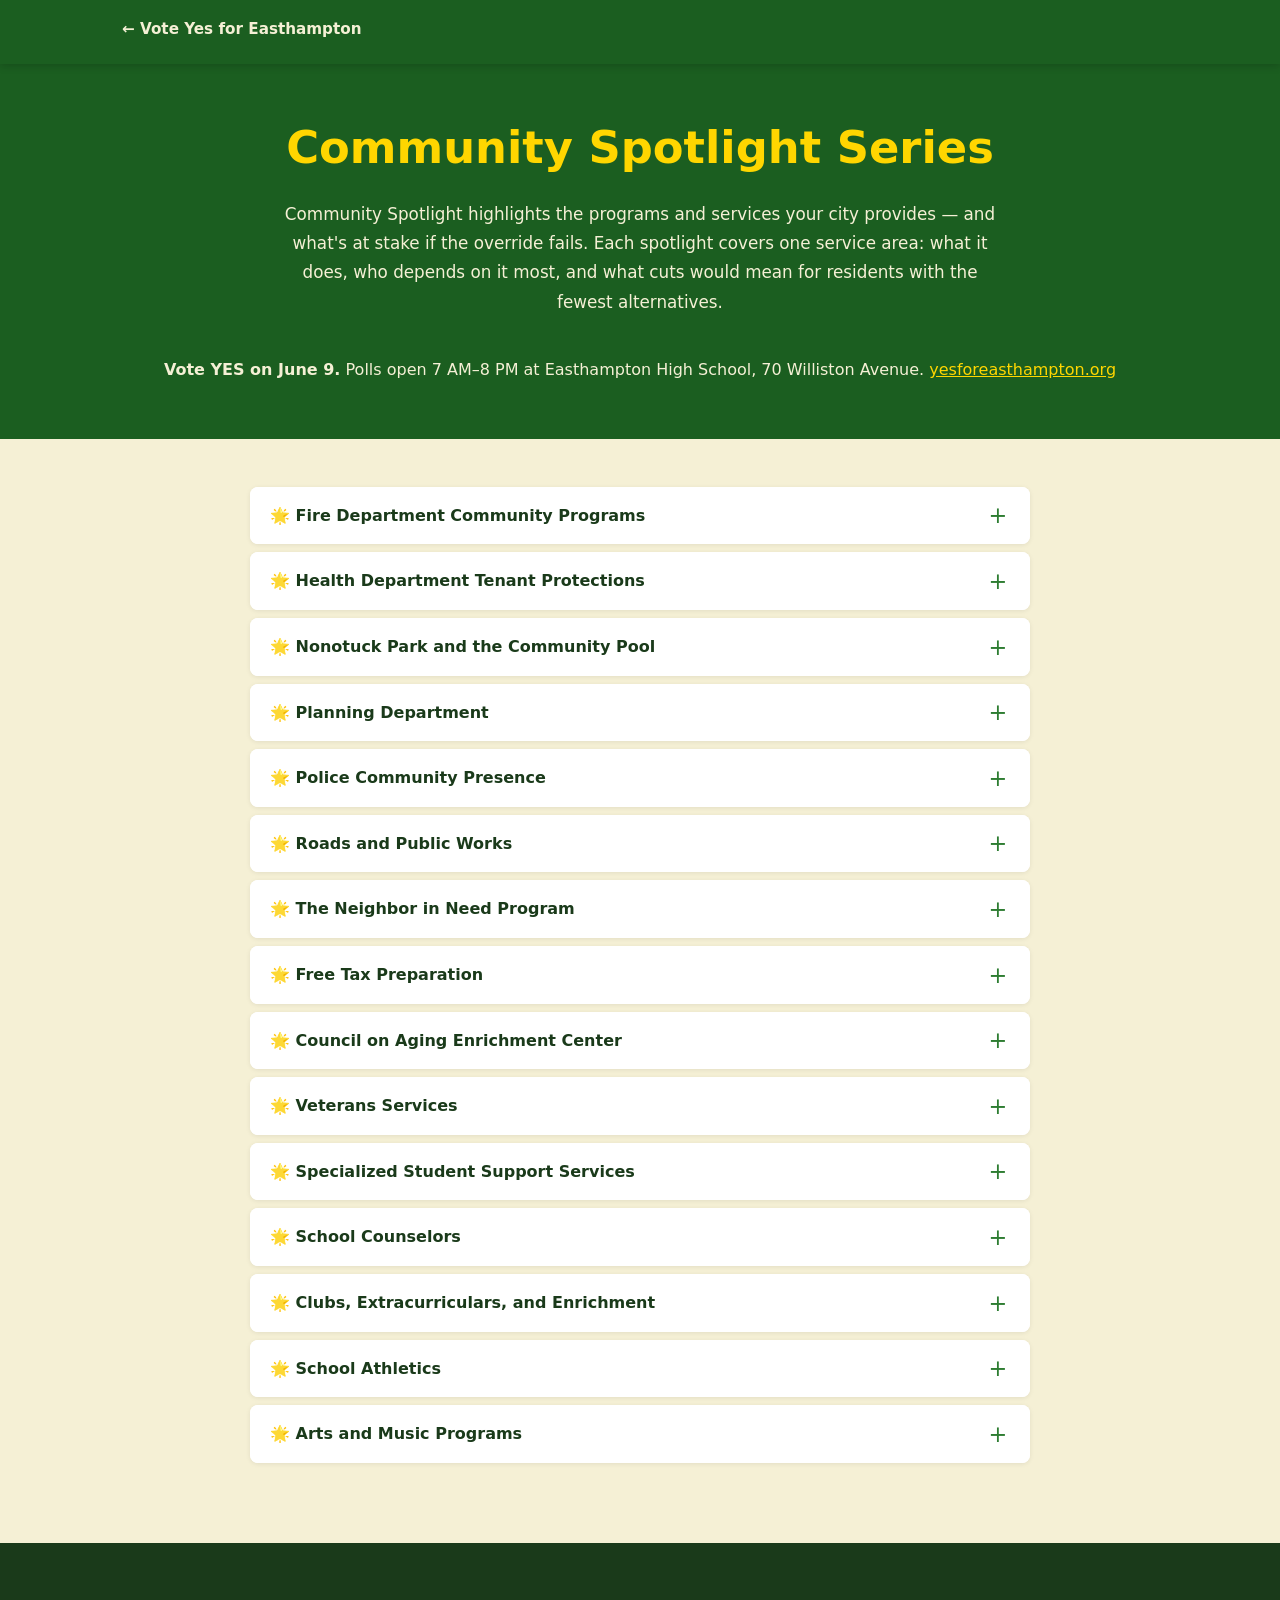
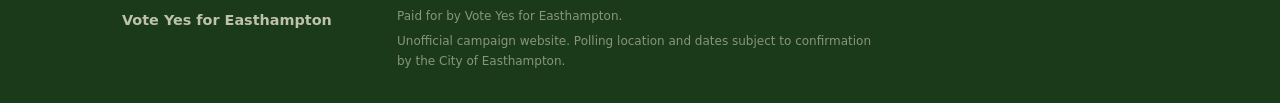
<file: spotlight.html>
<!DOCTYPE html>
<html lang="en">
<head>
  <meta charset="UTF-8">
  <meta name="viewport" content="width=device-width, initial-scale=1.0">
  <title>Community Spotlight — Vote Yes for Easthampton</title>
  <meta name="description" content="Read about the 18 city services at stake in Easthampton's June 9 override vote — from the Fire Department to school arts programs.">
  <meta property="og:title" content="Community Spotlight — Vote Yes for Easthampton">
  <meta property="og:description" content="18 spotlights on the programs and services your city provides — and what's at stake if the override fails on June 9.">
  <meta property="og:image" content="/assets/og-image.png">
  <meta property="og:type" content="website">
  <meta property="og:url" content="https://yesforeasthampton.org/spotlight">
  <meta property="og:site_name" content="Yes for Easthampton">
  <meta name="twitter:card" content="summary_large_image">
  <link rel="canonical" href="https://yesforeasthampton.org/spotlight">
  <link rel="icon" href="/assets/favicon.png" sizes="32x32" type="image/png">
  <link rel="apple-touch-icon" href="/assets/apple-touch-icon.png">
  <link rel="stylesheet" href="style.css">
</head>
<body>

  <!-- ===== BREADCRUMB HEADER ===== -->
  <header id="site-header" class="spotlight-page-header">
    <div class="container">
      <a href="/" class="spotlight-breadcrumb">← Vote Yes for Easthampton</a>
    </div>
  </header>

  <main>

    <!-- ===== PAGE INTRO ===== -->
    <section class="spotlight-intro">
      <div class="container">
        <h1>Community Spotlight Series</h1>
        <p class="section-intro">Community Spotlight highlights the programs and services your city provides — and what's at stake if the override fails. Each spotlight covers one service area: what it does, who depends on it most, and what cuts would mean for residents with the fewest alternatives.</p>
        <p class="spotlight-vote-cta"><strong>Vote YES on June 9.</strong> Polls open 7 AM–8 PM at Easthampton High School, 70 Williston Avenue. <a href="https://yesforeasthampton.org">yesforeasthampton.org</a></p>
      </div>
    </section>

    <!-- ===== ACCORDION: 18 SPOTLIGHTS ===== -->
    <section class="spotlight-accordion-section">
      <div class="container">
        <div class="faq-list">

          <!-- POST 1: FIRE DEPARTMENT -->
          <div class="faq-item">
            <button class="faq-question" aria-expanded="false">
              <span>🌟 Fire Department Community Programs</span>
              <span class="faq-icon" aria-hidden="true">+</span>
            </button>
            <div class="faq-answer" hidden>
              <p>Easthampton's firefighters do more than respond to emergencies. They offer free CPR classes, home safety visits, smoke and carbon monoxide detector installations for residents who need them, sharps disposal, and show up at community events throughout the year. These programs build relationships and help prevent emergencies before they happen.</p>
              <p>For lower-income residents who can't privately purchase safety equipment or training, the fire department's community programs may be their only access to these resources. When these programs end, that gap doesn't get filled.</p>
              <p>If the override fails on June 9, three firefighter/paramedic positions are eliminated and these community programs end. The fire department continues — but with significantly less capacity to do anything beyond emergency response. Earlier this month, four overlapping medical calls on a single morning left the fire station temporarily without available units. That happened with current staffing. A yes vote is a commitment to not reducing that capacity further.</p>
              <ul class="spotlight-links">
                <li><a href="https://www.easthamptonma.gov/158/Fire" target="_blank" rel="noopener">About the Easthampton Fire Department</a></li>
                <li><a href="https://www.wwlp.com/news/local-news/hampshire-county/easthampton-fire-department-faces-390k-cut-jobs-at-risk" target="_blank" rel="noopener">WWLP: Easthampton Fire faces $390K cut</a></li>
              </ul>
            </div>
          </div>

          <!-- POST 2: HEALTH DEPARTMENT -->
          <div class="faq-item">
            <button class="faq-question" aria-expanded="false">
              <span>🌟 Health Department Tenant Protections</span>
              <span class="faq-icon" aria-hidden="true">+</span>
            </button>
            <div class="faq-answer" hidden>
              <p>When a tenant in Easthampton has a housing concern — a code violation, an unsafe condition, a landlord not meeting their obligations — the Health Department is the office that responds. Housing complaints in Easthampton went from 75 in 2024 to 124 in 2025. In the first four months of 2026 alone, there were already 52. The need is real and growing.</p>
              <p>Renters with resources can hire a tenant attorney (often priced at $200–$400 per hour). Most renters can't. The Health Department is often the only accessible recourse for lower-income tenants facing unsafe or illegal housing conditions. When that capacity shrinks, the residents with the fewest alternatives are the ones left most exposed, and the inequality between renters with resources and those without becomes more pronounced.</p>
              <p>The Easthampton Tenants Union formally endorsed a yes vote: "A city that can't maintain basic services becomes less livable for working people very quickly."</p>
              <p>If the override fails on June 9, the Health Department faces a nearly 40% budget cut — the steepest percentage reduction of any city department.</p>
              <ul class="spotlight-links">
                <li><a href="https://www.easthamptonma.gov/167/Health" target="_blank" rel="noopener">About the Easthampton Health Department</a></li>
                <li><a href="https://easthamptontenantsunion.org/easthampton-tenants-union-endorses-proposition-2%C2%BD-override" target="_blank" rel="noopener">Easthampton Tenants Union endorsement</a></li>
                <li><a href="https://easthamptontenantsunion.org/tenant-rights-resources/local-resources" target="_blank" rel="noopener">ETU tenant rights resources</a></li>
              </ul>
            </div>
          </div>

          <!-- POST 3: NONOTUCK POOL AND PARKS -->
          <div class="faq-item">
            <button class="faq-question" aria-expanded="false">
              <span>🌟 Nonotuck Park and the Community Pool</span>
              <span class="faq-icon" aria-hidden="true">+</span>
            </button>
            <div class="faq-answer" hidden>
              <p>Nonotuck Park and the community pool are among the things this city has deliberately invested in through CPA funds, through the Parks and Recreation Commission, and through community care over many years. The pool season, the open fields, the park that runs from spring through fall — these are public, free, and available to everyone.</p>
              <p>For families without the means to access private recreation facilities, memberships, or summer programs, these are not extras. They are the only option for resources like this. When public recreation is cut, higher-income families find private alternatives. Lower-income families often simply go without, and the gap in access to healthy, active community life widens.</p>
              <p>If the override fails, the Parks and Recreation Department — already operating under a spending freeze — faces additional cuts. Pool hours will be limited for summer 2026. The season will be shortened with no spring opening and an early fall closure. A yes vote doesn't restore everything that's already been cut. It is a commitment to not losing more ground.</p>
              <ul class="spotlight-links">
                <li><a href="https://www.easthamptonma.gov/Facilities/Facility/Details/Nonotuck-Park-1" target="_blank" rel="noopener">About Nonotuck Park</a></li>
                <li><a href="https://www.easthamptonma.gov/Facilities/Facility/Details/Community-Pool-2" target="_blank" rel="noopener">About the Community Pool</a></li>
                <li><a href="https://www.easthamptonma.gov/171/Parks-Recreation" target="_blank" rel="noopener">Parks &amp; Recreation Department</a></li>
              </ul>
            </div>
          </div>

          <!-- POST 4: PLANNING DEPARTMENT -->
          <div class="faq-item">
            <button class="faq-question" aria-expanded="false">
              <span>🌟 Planning Department</span>
              <span class="faq-icon" aria-hidden="true">+</span>
            </button>
            <div class="faq-answer" hidden>
              <p>Easthampton's Planning Department processes permits, manages zoning, pursues housing grants, and does the long-range planning that shapes what the city looks like in the years ahead.</p>
              <p>If the override fails, the Associate Planner — the primary public contact for permits and applications — is cut to 20 hours per week. The Planning Director absorbs permitting duties, reducing capacity for grants, zoning updates, and long-range planning. All professional development and training is eliminated.</p>
              <p>Housing affordability is already a challenge in Easthampton. A less-staffed Planning Department means slower permitting, reduced capacity to pursue housing grants, and less bandwidth for the zoning work that determines whether and where affordable housing gets built. The residents most affected by a constrained housing pipeline are those for whom affordability is already a barrier, and a city that can't plan for its future is a city more likely to see that gap grow.</p>
              <ul class="spotlight-links">
                <li><a href="https://www.easthamptonma.gov/176/Planning" target="_blank" rel="noopener">About the Easthampton Planning Department</a></li>
              </ul>
            </div>
          </div>

          <!-- POST 5: POLICE -->
          <div class="faq-item">
            <button class="faq-question" aria-expanded="false">
              <span>🌟 Police Community Presence</span>
              <span class="faq-icon" aria-hidden="true">+</span>
            </button>
            <div class="faq-answer" hidden>
              <p>Easthampton's police department includes a community social worker — a position specifically designed to respond to mental health calls and connect residents in crisis with support rather than solely with law enforcement. This approach benefits the whole community, and particularly residents who are most likely to interact with the system in a moment of crisis without other resources to draw on.</p>
              <p>If the override fails, two officers are laid off, most shifts run with just three officers covering the entire city, and the community social worker position is essentially eliminated. Detectives are pulled from active investigations to cover patrol gaps. There would be no officer coverage for community events including the Rag Shag Parade, Memorial Day, Winterfest, and Walk/Bike to School days.</p>
              <p>The residents most affected by reduced community policing capacity tend to be those with the least access to private security or alternative resources — and those for whom the community social worker represents the most accessible path to mental health support.</p>
              <p>The Easthampton municipal union endorses a yes vote on the override, which includes the Easthampton Firefighters Local 1876, Easthampton Education Association: Educators and Support, International Brotherhood of Police Local 99-367, Easthampton Supervisors Union and Local 367 Easthampton Patrolmen, Dispatch, and the American Federation of State, County and Municipal Employees Council 93 Local 413: Administrative, Professional and Custodial.</p>
              <ul class="spotlight-links">
                <li><a href="https://www.easthamptonma.gov/157/Police" target="_blank" rel="noopener">About the Easthampton Police Department</a></li>
              </ul>
            </div>
          </div>

          <!-- POST 6: ROADS AND DPW -->
          <div class="faq-item">
            <button class="faq-question" aria-expanded="false">
              <span>🌟 Roads and Public Works</span>
              <span class="faq-icon" aria-hidden="true">+</span>
            </button>
            <div class="faq-answer" hidden>
              <p>Easthampton residents have real and fair frustrations about the state of the roads. Those frustrations don't disappear with a yes vote. What a yes vote does is prevent the situation from deteriorating further.</p>
              <p>If the override fails, the Department of Public Works loses a road crew position. Line painting is reduced. Blacktop repair is cut. End-of-year paving projects — including work planned for Mayher, Bay, and Grove streets — are no longer feasible.</p>
              <p>It's worth noting that residents without cars — who depend on safe, walkable streets and accessible infrastructure — often feel road deterioration most directly, and have the fewest alternatives when conditions worsen. Deferred maintenance compounds over time. A yes vote is a commitment to maintaining the capacity to do the work, so that what's already been deferred doesn't become permanent.</p>
              <ul class="spotlight-links">
                <li><a href="https://www.easthamptonma.gov/214/Public-Works" target="_blank" rel="noopener">About Easthampton's Department of Public Works</a></li>
              </ul>
            </div>
          </div>

          <!-- POST 7: NEIGHBOR IN NEED -->
          <div class="faq-item">
            <button class="faq-question" aria-expanded="false">
              <span>🌟 The Neighbor in Need Program</span>
              <span class="faq-icon" aria-hidden="true">+</span>
            </button>
            <div class="faq-answer" hidden>
              <p>One of the most consistent concerns about the override is what it means for neighbors who genuinely can't afford the increase. That concern is real and deserves a real response.</p>
              <p>Mayor Derby has proposed the Neighbor in Need program — a community-funded safety net, currently awaiting City Council approval, that would provide direct property tax relief for eligible residents facing hardship. It's funded entirely by voluntary donations and a voluntary tax bill checkoff. No cost to the city budget. No impact on tax rates.</p>
              <p>Two paths exist for relief: one for elderly and disabled residents on fixed incomes, and one for any homeowner facing an unexpected financial crisis — job loss, medical emergency, domestic violence, or natural disaster — with household income at or below 80% of Hampshire County's area median income.</p>
              <p>Massachusetts law also provides several existing relief programs for qualifying residents: the Senior Tax Deferral (Clause 41A), low-income senior exemptions (Clauses 17D and 41C), disabled veteran exemptions, and the Senior Circuit Breaker Credit, which can refund up to $2,820 annually — even for residents who don't normally owe state taxes. Contact the Easthampton Board of Assessors at 50 Payson Ave to find out what you qualify for.</p>
              <p>A yes vote keeps services intact for the whole community. These programs are how the community works to make sure the cost of that yes vote doesn't fall hardest on the neighbors least able to bear it.</p>
              <ul class="spotlight-links">
                <li><a href="https://www.mass.gov/info-details/massachusetts-senior-circuit-breaker-tax-credit" target="_blank" rel="noopener">Massachusetts Senior Circuit Breaker Credit</a></li>
                <li><a href="https://www.mass.gov/doc/guide-to-real-estate-tax-deferrals-for-qualifying-persons/download" target="_blank" rel="noopener">Senior Tax Deferral guide</a></li>
                <li><a href="https://www.mass.gov/info-details/local-property-tax-exemptions-for-veterans" target="_blank" rel="noopener">Veteran property tax exemptions</a></li>
                <li><a href="https://www.easthamptonma.gov/235/Board-of-Assessors" target="_blank" rel="noopener">Easthampton Board of Assessors</a></li>
                <li><a href="https://www.aarp.org/money/taxes/aarp_taxaide" target="_blank" rel="noopener">AARP Tax-Aide (free filing help)</a></li>
              </ul>
            </div>
          </div>

          <!-- POST 8: SHINE MEDICARE -->
          <div class="faq-item" hidden>
            <button class="faq-question" aria-expanded="false">
              <span>🌟 SHINE Medicare Counseling</span>
              <span class="faq-icon" aria-hidden="true">+</span>
            </button>
            <div class="faq-answer" hidden>
              <p>SHINE (Serving the Health Insurance Needs of Everyone) is a free program run through Easthampton's Council on Aging. Certified counselors sit down with residents and help them navigate Medicare: comparing plans, identifying savings, and connecting people with programs that can reduce premiums, copays, and prescription drug costs.</p>
              <p>More than 500 Easthampton residents use SHINE every year. For many, one appointment makes a meaningful difference in what they pay for healthcare.</p>
              <p>Without SHINE, seniors navigate Medicare alone, or rely on insurance brokers whose recommendations may be shaped by commissions rather than their best interests. The residents who needed that guidance most end up paying for it in higher premiums, larger copays, and drug costs they didn't have to pay.</p>
              <p>If the override fails on June 9, this program is reduced or cut.</p>
              <ul class="spotlight-links">
                <li><a href="https://www.mass.gov/info-details/serving-the-health-insurance-needs-of-everyone-shine-program" target="_blank" rel="noopener">About SHINE (Serving the Health Insurance Needs of Everyone)</a></li>
                <li><a href="https://www.easthamptonma.gov/746/Programs-and-Services" target="_blank" rel="noopener">Easthampton Council on Aging programs and services</a></li>
                <li><a href="https://www.easthamptonma.gov/413/Council-on-Aging" target="_blank" rel="noopener">Council on Aging main page</a></li>
              </ul>
            </div>
          </div>

          <!-- POST 9: ADA RIDES -->
          <div class="faq-item" hidden>
            <button class="faq-question" aria-expanded="false">
              <span>🌟 ADA Transportation Services</span>
              <span class="faq-icon" aria-hidden="true">+</span>
            </button>
            <div class="faq-answer" hidden>
              <p>Getting to a doctor's appointment shouldn't depend on whether you can drive — or afford a rideshare. Easthampton's Council on Aging provides free ADA rides for seniors and residents with disabilities — transportation to medical appointments and essential services for people who can't get there independently.</p>
              <p>For residents without a car, without family nearby, or whose disability prevents them from driving, this is what allows them to stay connected to their own healthcare. Replacing even a few medical trips per month via rideshare or taxi can become expensive. For residents on fixed incomes, that's not a manageable adjustment — it's a barrier. The residents who depend most on this service are precisely those with the fewest alternatives if it's reduced.</p>
              <p>If the override fails on June 9, these rides are reduced.</p>
              <ul class="spotlight-links">
                <li><a href="https://www.easthamptonma.gov/756/Transportation-Details" target="_blank" rel="noopener">COA transportation services</a></li>
                <li><a href="https://www.easthamptonma.gov/746/Programs-and-Services" target="_blank" rel="noopener">Council on Aging programs and services</a></li>
                <li><a href="mailto:signmeup@easthamptonma.gov">Register for a ride: 413-527-6151 or signmeup@easthamptonma.gov</a></li>
              </ul>
            </div>
          </div>

          <!-- POST 10: FREE TAX PREP -->
          <div class="faq-item">
            <button class="faq-question" aria-expanded="false">
              <span>🌟 Free Tax Preparation</span>
              <span class="faq-icon" aria-hidden="true">+</span>
            </button>
            <div class="faq-answer" hidden>
              <p>Every year, Easthampton's Council on Aging provides free tax preparation for residents 55 and older — helping more than 350 households file accurately and access credits they're entitled to, including the Massachusetts Senior Circuit Breaker Credit, which can refund up to $2,820 in property taxes annually (even for residents who don't normally owe state taxes).</p>
              <p>Private tax preparation can cost $150–$400 or more per tax season, depending on complexity. For many seniors, this program is also the only way they learn about relief programs they didn't know existed. Without someone walking them through it, those savings go unclaimed.</p>
              <p>When this program is cut, it is lower-income seniors — those who can't afford a tax preparer and don't have family with the knowledge to help — who lose access to credits and savings that higher-income residents with accountants or financially savvy family members will still find. The gap widens.</p>
              <p>If the override fails on June 9, this program is reduced or eliminated.</p>
              <ul class="spotlight-links">
                <li><a href="https://www.easthamptonma.gov/746/Programs-and-Services" target="_blank" rel="noopener">Council on Aging programs and services</a></li>
                <li><a href="https://www.mass.gov/info-details/massachusetts-senior-circuit-breaker-tax-credit" target="_blank" rel="noopener">Massachusetts Senior Circuit Breaker Credit</a></li>
                <li><a href="https://www.aarp.org/money/taxes/aarp_taxaide" target="_blank" rel="noopener">AARP Tax-Aide (free filing help for seniors)</a></li>
              </ul>
            </div>
          </div>

          <!-- POST 11: COA ENRICHMENT CENTER -->
          <div class="faq-item">
            <button class="faq-question" aria-expanded="false">
              <span>🌟 Council on Aging Enrichment Center</span>
              <span class="faq-icon" aria-hidden="true">+</span>
            </button>
            <div class="faq-answer" hidden>
              <p>Every Friday, the Easthampton Council on Aging Enrichment Center is open — programs, activities, and connection for older residents. For residents living alone, especially those without the means to access private social activities or transportation to reach them, this is a meaningful part of the week.</p>
              <p>Social connection has documented health benefits for older adults. When public programs that provide it are cut, residents with resources find alternatives. Residents without them often don't.</p>
              <p>If the override fails on June 9, the Enrichment Center closes on Fridays.</p>
              <ul class="spotlight-links">
                <li><a href="https://www.easthamptonma.gov/413/Council-on-Aging" target="_blank" rel="noopener">Easthampton Council on Aging</a></li>
                <li><a href="https://www.easthamptonma.gov/746/Programs-and-Services" target="_blank" rel="noopener">Enrichment Center programs and calendar</a></li>
                <li><a href="https://www.easthamptonma.gov/Facilities/Facility/Details/Easthampton-Council-on-Aging-and-Enrichm-15" target="_blank" rel="noopener">Enrichment Center facility details</a></li>
              </ul>
            </div>
          </div>

          <!-- POST 12: VETERANS SERVICES -->
          <div class="faq-item">
            <button class="faq-question" aria-expanded="false">
              <span>🌟 Veterans Services</span>
              <span class="faq-icon" aria-hidden="true">+</span>
            </button>
            <div class="faq-answer" hidden>
              <p>Easthampton's Veterans Services office helps veterans and their families navigate the benefits they've earned — Chapter 115 financial aid for food, shelter, and medical care; the $2,500 Massachusetts disability annuity; and property tax exemptions that can reduce annual bills significantly. Many of these benefits require active navigation and paperwork.</p>
              <p>For elderly, disabled, or isolated veterans, having someone come to them — walk them through the forms, explain what they qualify for, make the connection — is often the difference between receiving benefits they've earned and not receiving them at all. Veterans with family support or resources to access private benefits advisors can often find help through other channels. Elderly, isolated, or lower-income veterans typically cannot.</p>
              <p>When home visits and outreach are reduced, that gap widens and benefits that were earned go unclaimed.</p>
              <p>If the override fails on June 9, Veterans Services faces $10,079 in cuts and reduced capacity for home visits and outreach.</p>
              <ul class="spotlight-links">
                <li><a href="https://www.easthamptonma.gov/220/Veterans-Services" target="_blank" rel="noopener">Easthampton Veterans Services</a></li>
                <li><a href="https://www.mass.gov/info-details/massvets-veteran-financial-benefits" target="_blank" rel="noopener">Massachusetts veteran financial benefits (Chapter 115, annuity)</a></li>
                <li><a href="https://www.mass.gov/info-details/local-property-tax-exemptions-for-veterans" target="_blank" rel="noopener">Veteran property tax exemptions</a></li>
                <li><a href="https://legalservicescenter.org/get-legal-help/mass-veterans-benefits-ch115" target="_blank" rel="noopener">Harvard Legal Services Center — Chapter 115 guide</a></li>
              </ul>
            </div>
          </div>

          <!-- POST 13: SPECIALIZED STUDENT SUPPORT SERVICES -->
          <div class="faq-item">
            <button class="faq-question" aria-expanded="false">
              <span>🌟 Specialized Student Support Services</span>
              <span class="faq-icon" aria-hidden="true">+</span>
            </button>
            <div class="faq-answer" hidden>
              <p>A failed override doesn't just mean fewer teachers in classrooms. It means the elimination or reduction of specialized support positions that some students depend on most.</p>
              <p>According to Superintendent Balch's May 27 presentation, 35 positions would be eliminated or reduced across both schools, including speech language pathologists, school nurses, librarians, special education teachers, interventionists, the school psychologist, adjustment counselor, and band and music teachers at Mountain View — and ELA, math, health, technology, world language, special education, the librarian, and BRYT programming at EHS. BRYT (Bridge for Resilient Youth in Transition) helps students return to school after serious mental health or medical crises. Two BRYT positions at EHS are at risk.</p>
              <p>Critically, several of these licensed positions would not simply disappear — they would be converted into lower-paid paraprofessional or assistant roles. A student currently receiving services from a licensed speech language pathologist or nurse would instead receive support from an unlicensed assistant. For students with IEPs or complex needs, that distinction truly matters.</p>
              <p>Private speech therapy can run $100–$200 per session depending on insurance. Private educational therapy for students with learning disabilities can run $60–$150 per hour. Most families cannot absorb those costs, which means students who lose these services at school are unlikely to find them anywhere else. The students most affected are those whose families have the fewest resources to fill the gap privately.</p>
              <ul class="spotlight-links">
                <li><a href="https://www.epsd.us/students-families/special-education-office" target="_blank" rel="noopener">Easthampton Public Schools Special Education Office</a></li>
                <li><a href="https://www.epsd.us" target="_blank" rel="noopener">Easthampton Public Schools</a></li>
                <li><a href="https://www.gazettenet.com/2026/05/13/override-failure-could-cost-easthampton-schools-40-educators" target="_blank" rel="noopener">Daily Hampshire Gazette: override failure could cost schools 40 educators (May 13, 2026)</a></li>
              </ul>
            </div>
          </div>

          <!-- POST 14: SCHOOL COUNSELORS -->
          <div class="faq-item">
            <button class="faq-question" aria-expanded="false">
              <span>🌟 School Counselors</span>
              <span class="faq-icon" aria-hidden="true">+</span>
            </button>
            <div class="faq-answer" hidden>
              <p>School adjustment counselors are the adults in the building who notice when a student is struggling and do something about it. They connect kids to mental health resources, help families navigate complex systems, and intervene early, inside the school, where students already are.</p>
              <p>For students whose families lack adequate insurance coverage or can't find an in-network provider — a real and documented challenge in western Massachusetts — the school counselor may be the only mental health support available to them. Out-of-pocket therapy can cost $150–$300 per session for families without coverage or with high copays.</p>
              <p>When the school counselor position is eliminated, those students often don't find an alternative. They go without. The gap between students with access to mental health support and those without grows wider, and it grows along income lines.</p>
              <p>If the override fails on June 9, the school adjustment counselor position is among those at risk.</p>
              <ul class="spotlight-links">
                <li><a href="https://www.epsd.us" target="_blank" rel="noopener">Easthampton Public Schools</a></li>
                <li><a href="https://www.gazettenet.com/2026/05/13/override-failure-could-cost-easthampton-schools-40-educators" target="_blank" rel="noopener">Daily Hampshire Gazette: override failure could cost schools 40 educators</a></li>
              </ul>
            </div>
          </div>

          <!-- POST 15: CLUBS AND EXTRACURRICULARS -->
          <div class="faq-item">
            <button class="faq-question" aria-expanded="false">
              <span>🌟 Clubs, Extracurriculars, and Enrichment</span>
              <span class="faq-icon" aria-hidden="true">+</span>
            </button>
            <div class="faq-answer" hidden>
              <p>After-school clubs, enrichment programs, and extracurricular activities are where many students find their people — a robotics team, a student newspaper, a drama club, a community service group. These programs are part of what makes school a place students want to be, and they're available to every student when they exist inside the school.</p>
              <p>Private alternatives, where they exist, can run $500–$2,000 per program per year depending on the focus of the program. When school-based programs are cut, students whose families can afford private alternatives find them. Students whose families can't simply lose access. The community these programs build — across grades, across neighborhoods, across differences — also gets smaller, and it gets smaller unevenly.</p>
              <p>If the override fails on June 9, clubs and extracurriculars face major cuts or elimination.</p>
              <ul class="spotlight-links">
                <li><a href="https://www.epsd.us" target="_blank" rel="noopener">Easthampton Public Schools</a></li>
                <li><a href="https://www.epsd.us/schools/easthampton-high-school" target="_blank" rel="noopener">Easthampton High School</a></li>
                <li><a href="https://www.gazettenet.com/2026/05/13/override-failure-could-cost-easthampton-schools-40-educators" target="_blank" rel="noopener">Daily Hampshire Gazette (May 13, 2026)</a></li>
              </ul>
            </div>
          </div>

          <!-- POST 16: SCHOOL ATHLETICS -->
          <div class="faq-item">
            <button class="faq-question" aria-expanded="false">
              <span>🌟 School Athletics</span>
              <span class="faq-icon" aria-hidden="true">+</span>
            </button>
            <div class="faq-answer" hidden>
              <p>School sports give students a team to belong to, a season to work toward, and experiences that carry beyond the field or court. When athletics are part of the school, every student has access — a kid whose family can't afford a travel team can still play.</p>
              <p>Private club sports cost an average of over $1,000 per child per season according to the Aspen Institute's 2024 youth sports cost survey — up 46% since 2019. For families who can't absorb that cost, losing school athletics doesn't mean finding a substitute. It means the program disappears entirely, while remaining available to students whose families can pay privately. Access to organized sports — and all the development that comes with it — becomes another thing divided by income.</p>
              <p>If the override fails on June 9, school athletics face major cuts or elimination.</p>
              <ul class="spotlight-links">
                <li><a href="https://www.epsd.us" target="_blank" rel="noopener">Easthampton Public Schools</a></li>
                <li><a href="https://www.jerseywatch.com/blog/costs-of-youth-sports" target="_blank" rel="noopener">Aspen Institute / Project Play youth sports cost survey (2024)</a></li>
              </ul>
            </div>
          </div>

          <!-- POST 17: ARTS AND MUSIC -->
          <div class="faq-item">
            <button class="faq-question" aria-expanded="false">
              <span>🌟 Arts and Music Programs</span>
              <span class="faq-icon" aria-hidden="true">+</span>
            </button>
            <div class="faq-answer" hidden>
              <p>Band. Chorus. Art class. Theater. These programs exist inside the school so that every student has access to them, regardless of what their family can afford. When arts and music live in the school, any student can be in the chorus or learn ceramics or perform in the spring musical.</p>
              <p>When they're cut, private lessons can be expensive — maybe $1,200–$3,000 per year — and community classes can run $600–$1,500. These programs don't disappear for every student; they disappear for the students whose families can't replace them privately, while remaining accessible to those who can. Access to arts education becomes another thing divided along income lines.</p>
              <p>EHS Student Council President Walter Baker said at the May 13 School Committee meeting: "While those things may sometimes be labeled as 'nonessential,' I can tell you that as a student, they're absolutely essential to the experience that students have in our schools."</p>
              <p>If the override fails on June 9, arts and music face major cuts or elimination and the families that depend on them most will be the least likely to have the ability to supplement them outside of school.</p>
              <ul class="spotlight-links">
                <li><a href="https://www.epsd.us" target="_blank" rel="noopener">Easthampton Public Schools</a></li>
                <li><a href="https://www.westernmassnews.com/2026/05/19/easthampton-students-walk-out-support-teachers-override-vote" target="_blank" rel="noopener">Western Mass News: students walk out (May 19, 2026)</a></li>
                <li><a href="https://www.gazettenet.com/2026/05/13/override-failure-could-cost-easthampton-schools-40-educators" target="_blank" rel="noopener">Daily Hampshire Gazette (May 13, 2026)</a></li>
              </ul>
            </div>
          </div>


        </div><!-- /.faq-list -->
      </div><!-- /.container -->
    </section>

  </main>

  <footer id="footer">
    <div class="container footer-inner">
      <div class="footer-brand">
        <a href="/" class="footer-logo">Vote Yes for Easthampton</a>
      </div>
      <div class="footer-disclaimer">
        <p>Paid for by Vote Yes for Easthampton.</p>
        <p>Unofficial campaign website. Polling location and dates subject to confirmation by the City of Easthampton.</p>
      </div>
    </div>
  </footer>

  <script src="main.js"></script>
</body>
</html>
</file>
<file: style.css>
/* ===== CUSTOM PROPERTIES ===== */
:root {
  --color-green-forest: #1B5E20;
  --color-green-mid:    #2E7D32;
  --color-amber:        #F57C00;
  --color-gold:         #FFD600;
  --color-cream:        #F5F0D5;
  --color-text-dark:    #1A3A1A;
  --color-white:        #FFFFFF;
  --color-red-deep:     #B71C1C;

  --font: system-ui, -apple-system, 'Segoe UI', Roboto, Helvetica, Arial, sans-serif;

  --space-xs: 0.5rem;
  --space-sm: 1rem;
  --space-md: 2rem;
  --space-lg: 4rem;
  --space-xl: 6rem;

  --max-width: 1100px;
  --nav-height: 64px;
  --radius: 8px;
}

/* ===== RESET ===== */
*, *::before, *::after { box-sizing: border-box; margin: 0; padding: 0; }
ul { list-style: none; }
button { font: inherit; border: none; cursor: pointer; background: transparent; }
img, svg { display: block; max-width: 100%; }
a { color: inherit; }

/* ===== BASE ===== */
html {
  scroll-behavior: smooth;
  scroll-padding-top: var(--nav-height);
}

body {
  font-family: var(--font);
  color: var(--color-text-dark);
  line-height: 1.6;
  -webkit-font-smoothing: antialiased;
  background: var(--color-green-forest);
}

/* ===== UTILITIES ===== */
.container {
  max-width: var(--max-width);
  margin: 0 auto;
  padding: 0 var(--space-md);
}

@media (max-width: 600px) {
  .container { padding: 0 var(--space-sm); }
  .hero__content {
    padding-left: var(--space-sm);
    padding-right: var(--space-sm);
  }
}

.section-heading {
  font-size: clamp(1.75rem, 4vw, 2.5rem);
  font-weight: 800;
  text-align: center;
  margin-bottom: 0.75rem;
  color: var(--color-text-dark);
}
.section-heading--light { color: var(--color-gold); }

.section-intro {
  max-width: 720px;
  margin: 0 auto 2.5rem;
  text-align: center;
  font-size: 1.05rem;
  line-height: 1.75;
  color: var(--color-text-dark);
}
.section-intro--light {
  color: var(--color-cream);
  opacity: 0.88;
}

/* Buttons */
.btn {
  display: inline-block;
  padding: 0.75rem 1.75rem;
  border-radius: var(--radius);
  font-weight: 700;
  font-size: 1rem;
  text-decoration: none;
  transition: opacity 0.15s, transform 0.15s;
  white-space: nowrap;
  cursor: pointer;
  border: 2px solid transparent;
}
.btn:hover  { opacity: 0.87; transform: translateY(-2px); }
.btn:active { opacity: 1;    transform: translateY(0); }

.btn--amber   { background: var(--color-amber); color: var(--color-white); }
.btn--outline {
  background: transparent;
  color: var(--color-cream);
  border-color: var(--color-cream);
}
.btn--outline:hover { background: rgba(255,255,255,0.1); opacity: 1; }
.btn--sm { font-size: 0.875rem; padding: 0.45rem 0.9rem; }


/* ===== NAVIGATION ===== */
#site-header {
  position: sticky;
  top: 0;
  z-index: 100;
  height: var(--nav-height);
  background: var(--color-green-forest);
  transition: box-shadow 0.3s;
}
#site-header.scrolled {
  box-shadow: 0 2px 16px rgba(0, 0, 0, 0.4);
}

.nav-inner {
  display: flex;
  align-items: center;
  justify-content: space-between;
  height: 100%;
  gap: var(--space-sm);
}

.nav-logo {
  font-weight: 800;
  font-size: 1rem;
  text-decoration: none;
  color: var(--color-cream);
  white-space: nowrap;
  flex-shrink: 0;
  letter-spacing: 0.01em;
}
.nav-logo span {
  color: var(--color-gold);
}

.nav-links {
  display: flex;
  gap: 0.1rem;
  align-items: center;
}
.nav-links a {
  display: block;
  padding: 0.4rem 0.5rem;
  color: var(--color-cream);
  text-decoration: none;
  font-size: 0.875rem;
  font-weight: 600;
  border-radius: 4px;
  transition: background 0.15s;
  opacity: 0.85;
  white-space: nowrap;
}
.nav-links a:hover  { background: rgba(255,255,255,0.12); opacity: 1; }
.nav-links a.active { color: var(--color-gold); opacity: 1; }

/* Hamburger button */
.nav-toggle {
  display: none;
  flex-direction: column;
  gap: 5px;
  padding: 8px;
  background: transparent;
}
.nav-toggle__bar {
  display: block;
  width: 22px;
  height: 2px;
  background: var(--color-cream);
  border-radius: 2px;
  transition: transform 0.2s, opacity 0.2s;
}

@media (max-width: 1060px) {
  .nav-toggle { display: flex; }

  .nav-links {
    display: none;
    position: absolute;
    top: var(--nav-height);
    left: 0;
    right: 0;
    flex-direction: column;
    gap: 0;
    background: var(--color-green-forest);
    padding: var(--space-xs) 0 var(--space-sm);
    box-shadow: 0 8px 24px rgba(0,0,0,0.35);
  }
  .nav-links.nav-links--open { display: flex; }
  .nav-links a {
    padding: 0.85rem 1.5rem;
    border-radius: 0;
    font-size: 1rem;
    opacity: 1;
  }
}


/* ===== HERO ===== */
#hero {
  position: relative;
  min-height: calc(100vh - var(--nav-height));
  background: var(--color-green-forest);
  display: flex;
  flex-direction: column;
  align-items: center;
  justify-content: center;
  overflow: hidden;
}

.hero__bg {
  position: absolute;
  inset: 0;
  display: flex;
  align-items: center;
  justify-content: center;
  pointer-events: none;
}
.hero__sunburst-svg {
  width: 100%;
  height: 100%;
}

.hero__content {
  position: relative;
  z-index: 2;
  text-align: center;
  padding: var(--space-xl) var(--space-md) 140px;
}

.hero__eyebrow {
  font-size: 0.9rem;
  font-weight: 700;
  letter-spacing: 0.12em;
  text-transform: uppercase;
  color: var(--color-gold);
  margin-bottom: 1.25rem;
  opacity: 0.9;
}

.hero__title {
  font-size: clamp(2.25rem, 9vw, 6.5rem);
  font-weight: 900;
  line-height: 1.0;
  color: var(--color-gold);
  text-transform: uppercase;
  letter-spacing: -0.02em;
  margin-bottom: 0.4rem;
  text-shadow: 0 3px 24px rgba(0,0,0,0.25);
}

.hero__subtitle {
  font-size: clamp(1rem, 2.5vw, 1.4rem);
  font-weight: 700;
  color: var(--color-cream);
  letter-spacing: 0.08em;
  text-transform: uppercase;
  margin-bottom: 1.5rem;
}

.hero__tagline {
  font-size: clamp(1rem, 2vw, 1.15rem);
  color: var(--color-cream);
  opacity: 0.82;
  max-width: 540px;
  margin: 0 auto 2.75rem;
  line-height: 1.65;
}

.hero__ctas {
  display: flex;
  gap: 1rem;
  justify-content: center;
  flex-wrap: wrap;
}

.hero__hills {
  position: absolute;
  bottom: 0;
  left: 0;
  right: 0;
  height: 110px;
  z-index: 1;
  pointer-events: none;
}
.hero__hills svg {
  width: 100%;
  height: 100%;
}


/* ===== KEY DATES ===== */
#dates {
  background: var(--color-cream);
  padding: var(--space-lg) 0;
}

.dates-grid {
  display: flex;
  gap: var(--space-md);
  justify-content: center;
  flex-wrap: wrap;
  margin-top: var(--space-md);
}

.date-card {
  background: var(--color-white);
  border-radius: var(--radius);
  padding: 1.5rem 2rem;
  text-align: center;
  box-shadow: 0 2px 12px rgba(27,94,32,0.1);
  min-width: 200px;
  flex: 1;
  max-width: 300px;
}
.date-card--primary {
  background: var(--color-green-forest);
}
.date-card--primary .date-card__date  { color: var(--color-gold); }
.date-card--primary .date-card__label { color: var(--color-cream); }
.date-card--primary .date-card__note  { color: var(--color-cream); opacity: 0.8; }

.date-card__date {
  font-size: 2.75rem;
  font-weight: 900;
  color: var(--color-green-forest);
  line-height: 1;
  margin-bottom: 0.4rem;
}
.date-card__label {
  font-weight: 700;
  font-size: 1rem;
  color: var(--color-text-dark);
  margin-bottom: 0.4rem;
}
.date-card__note {
  font-size: 0.875rem;
  color: #555;
  line-height: 1.5;
}
.date-card__note a { color: var(--color-green-mid); text-decoration: underline; }

/* Expired / past-deadline date card */
.date-card--expired {
  background: #f0f0ef;
  border: 1px solid #d8d8d6;
  box-shadow: none;
  position: relative;
  overflow: hidden;
}
.date-card--expired::before {
  content: 'DEADLINE PASSED';
  position: absolute;
  top: 20px;
  right: -30px;
  width: 150px;
  background: #b71c1c;
  color: #fff;
  font-size: 0.58rem;
  font-weight: 900;
  letter-spacing: 0.12em;
  padding: 5px 0;
  text-align: center;
  transform: rotate(35deg);
  white-space: nowrap;
  text-transform: uppercase;
}
.date-card--expired .date-card__date  { color: #b0b0aa; }
.date-card--expired .date-card__label { color: #888; }
.date-card--expired .date-card__note  { color: #aaa; }

/* Voter registration status banner */
.reg-status-banner {
  display: flex;
  align-items: center;
  justify-content: center;
  gap: 0.75rem 1rem;
  background: var(--color-green-forest);
  color: var(--color-cream);
  padding: 0.875rem 1.75rem;
  border-radius: var(--radius);
  margin: var(--space-md) 0 0.5rem;
  flex-wrap: wrap;
  text-align: center;
}
.reg-status-banner__text {
  font-weight: 600;
  font-size: 0.95rem;
}
.reg-status-banner__link {
  color: var(--color-gold);
  font-weight: 700;
  font-size: 0.95rem;
  text-decoration: none;
  border-bottom: 1.5px solid var(--color-gold);
  transition: opacity 0.15s;
  white-space: nowrap;
}
.reg-status-banner__link:hover { opacity: 0.8; }


/* ===== ENDORSEMENTS ===== */
#endorsements {
  background: var(--color-green-forest);
  padding: var(--space-lg) 0;
  text-align: center;
}

.endorsement-grid {
  display: flex;
  flex-wrap: wrap;
  justify-content: center;
  gap: var(--space-md);
  margin-top: var(--space-lg);
  max-width: 960px;
  margin-left: auto;
  margin-right: auto;
}

.endorsement-card {
  flex: 0 1 280px;
  background: rgba(255,255,255,0.07);
  border: 1px solid rgba(255,255,255,0.15);
  border-radius: var(--radius);
  padding: 2rem 1.75rem;
  display: flex;
  flex-direction: column;
  align-items: center;
  gap: 0.75rem;
  text-align: center;
}

.endorsement-card__logo--text {
  background: white;
  border-radius: 10px;
  padding: 0.75rem 1.25rem;
  display: flex;
  align-items: center;
  justify-content: center;
  margin-bottom: 0.25rem;
  font-weight: 800;
  font-size: 0.8rem;
  color: var(--color-green-forest);
  letter-spacing: 0.03em;
  text-align: center;
  line-height: 1.3;
  max-width: 180px;
}

.endorsement-card__logo {
  background: white;
  border-radius: 10px;
  padding: 0.6rem 1rem;
  display: flex;
  align-items: center;
  justify-content: center;
  margin-bottom: 0.25rem;
}
.endorsement-card__logo img {
  max-height: 72px;
  max-width: 180px;
  width: auto;
  object-fit: contain;
}

.endorsement-card__org {
  font-weight: 700;
  font-size: 1rem;
  color: var(--color-gold);
}

.endorsement-card__quote {
  font-style: italic;
  font-size: 0.925rem;
  color: var(--color-cream);
  line-height: 1.6;
  opacity: 0.92;
  margin: 0;
  flex: 1;
}

.endorsement-card__cite {
  font-size: 0.825rem;
  color: var(--color-cream);
  opacity: 0.65;
}

.endorsement-card__link {
  color: var(--color-gold);
  font-weight: 600;
  font-size: 0.875rem;
  text-decoration: none;
  border-bottom: 1px solid rgba(212,175,55,0.35);
  padding-bottom: 1px;
  transition: opacity 0.15s;
}
.endorsement-card__link:hover { opacity: 0.75; }

/* ===== LABOR COALITION BLOCK ===== */
.labor-coalition {
  margin-top: var(--space-md);
  padding: 2.5rem 2.5rem;
  background: rgba(0,0,0,0.25);
  border-radius: var(--radius);
  border: 1px solid rgba(255,255,255,0.1);
  border-top: 3px solid var(--color-gold);
  text-align: center;
  max-width: 900px;
  margin-left: auto;
  margin-right: auto;
}

.labor-coalition__label {
  display: inline-block;
  background: var(--color-gold);
  color: #1a2e1a;
  font-size: 0.65rem;
  font-weight: 800;
  letter-spacing: 0.14em;
  text-transform: uppercase;
  padding: 0.3rem 0.8rem;
  border-radius: 2px;
  margin-bottom: 1.75rem;
}

.labor-coalition__quote {
  font-style: italic;
  font-size: clamp(1rem, 2.2vw, 1.2rem);
  color: var(--color-cream);
  line-height: 1.75;
  max-width: 680px;
  margin: 0 auto 2rem;
  opacity: 0.95;
}

.labor-coalition__logos {
  display: flex;
  flex-wrap: wrap;
  justify-content: center;
  align-items: center;
  gap: 0.75rem 1.25rem;
  margin-bottom: 2rem;
}

.labor-coalition__logo {
  background: white;
  border-radius: 8px;
  padding: 0.5rem 0.9rem;
  display: flex;
  align-items: center;
  justify-content: center;
}

.labor-coalition__logo img {
  max-height: 52px;
  max-width: 110px;
  width: auto;
  object-fit: contain;
}

.labor-coalition__orgs {
  display: flex;
  flex-wrap: wrap;
  justify-content: center;
  gap: 0.35rem 0;
  padding: 0;
  border-top: 1px solid rgba(255,255,255,0.1);
  padding-top: 1.5rem;
}

.labor-coalition__orgs li {
  font-size: 0.8rem;
  color: var(--color-cream);
  opacity: 0.65;
  font-weight: 500;
  width: 100%;
}

.labor-coalition__orgs li::before {
  content: '· ';
  color: var(--color-gold);
  opacity: 1;
}

.labor-coalition__statement-link {
  display: inline-block;
  margin-top: 1.5rem;
  font-size: 0.8rem;
  font-weight: 700;
  letter-spacing: 0.05em;
  color: var(--color-gold);
  text-decoration: none;
  border-bottom: 1px solid rgba(212,175,55,0.4);
  transition: border-color 0.2s, color 0.2s;
}

.labor-coalition__statement-link:hover {
  color: #fff;
  border-color: #fff;
}

/* ===== THE BALLOT ===== */
#ballot {
  background: var(--color-cream);
  padding: var(--space-lg) 0 var(--space-xl);
}

/* ===== EVENTS / STANDOUTS ===== */
#events {
  background: var(--color-white);
  padding: var(--space-lg) 0;
}

.events-list {
  display: grid;
  grid-template-columns: 1fr;
  gap: 1.5rem;
  max-width: 720px;
  margin: 0 auto;
}

@media (min-width: 700px) {
  .events-list { grid-template-columns: repeat(3, 1fr); }
}

.event-group {
  border-left: 4px solid var(--color-gold);
  border-radius: 0 8px 8px 0;
  background: var(--color-cream);
  padding: 1.25rem 1.5rem;
  box-shadow: 0 2px 12px rgba(27,94,32,0.08);
}

.event-group__recurrence {
  font-size: 0.8rem;
  font-weight: 800;
  text-transform: uppercase;
  letter-spacing: 0.06em;
  color: var(--color-green-forest);
  margin: 0 0 0.75rem;
}

.event-times {
  list-style: none;
  margin: 0;
  padding: 0;
  display: flex;
  flex-direction: column;
  gap: 0.6rem;
}

.event-times li {
  display: flex;
  flex-direction: column;
  gap: 0.1rem;
}

.event-time {
  font-weight: 700;
  font-size: 0.95rem;
  color: var(--color-text-dark);
}

.event-location {
  font-size: 0.875rem;
  color: var(--color-text-dark);
  opacity: 0.75;
}

.events-rsvp {
  text-align: center;
  margin-top: 2rem;
}

.events-sign-note {
  text-align: center;
  margin-top: 0.75rem;
  font-size: 0.95rem;
  color: var(--color-text-muted, #555);
}

/* ===== BALLOT ===== */
.ballot-cards {
  display: grid;
  grid-template-columns: 1fr 1fr;
  gap: var(--space-md);
  margin-top: var(--space-md);
}
@media (max-width: 620px) {
  .ballot-cards { grid-template-columns: 1fr; }
}

.ballot-card {
  border-radius: var(--radius);
  overflow: hidden;
  box-shadow: 0 4px 20px rgba(0,0,0,0.1);
}
.ballot-card__header {
  padding: 1.5rem 1.75rem;
  text-align: center;
}
.ballot-card__icon {
  display: block;
  font-size: 2.25rem;
  margin-bottom: 0.25rem;
  line-height: 1;
}
.ballot-card__header h3 {
  font-size: 1.5rem;
  font-weight: 900;
  margin-bottom: 0.2rem;
}
.ballot-card__header p {
  font-size: 0.85rem;
  font-weight: 600;
  text-transform: uppercase;
  letter-spacing: 0.06em;
  opacity: 0.8;
}

.ballot-card--yes .ballot-card__header { background: var(--color-green-forest); color: var(--color-white); }
.ballot-card--no  .ballot-card__header { background: var(--color-red-deep);     color: var(--color-white); }

.ballot-card__list {
  padding: 1.25rem 1.5rem;
  background: var(--color-white);
}
.ballot-card__list li {
  display: flex;
  align-items: flex-start;
  gap: 0.6rem;
  padding: 0.5rem 0;
  border-bottom: 1px solid rgba(0,0,0,0.07);
  font-size: 0.95rem;
  line-height: 1.45;
}
.ballot-card__list li:last-child { border-bottom: none; }

.ballot-card--yes .ballot-card__list li::before {
  content: "✓";
  color: var(--color-green-forest);
  font-weight: 800;
  flex-shrink: 0;
  margin-top: 0.05rem;
}
.ballot-card--no .ballot-card__list li::before {
  content: "✗";
  color: var(--color-red-deep);
  font-weight: 800;
  flex-shrink: 0;
  margin-top: 0.05rem;
}


/* ===== HILLS DIVIDERS ===== */
.hills-divider {
  line-height: 0;
  font-size: 0;
}
.hills-divider svg {
  width: 100%;
  display: block;
}
.hills-divider--cream { background: var(--color-cream); }
.hills-divider--green { background: var(--color-green-forest); }


/* ===== BUDGET CUTS ===== */
#cuts {
  background: var(--color-green-forest);
  padding: var(--space-lg) 0 var(--space-xl);
}

.cuts-grid {
  display: grid;
  grid-template-columns: repeat(2, 1fr);
  gap: var(--space-sm);
  margin-top: var(--space-md);
}
@media (max-width: 580px) {
  .cuts-grid { grid-template-columns: 1fr; }
}
@media (min-width: 900px) {
  .cuts-grid { grid-template-columns: repeat(3, 1fr); }
}

.cut-card {
  background: var(--color-cream);
  border: 1px solid rgba(27,94,32,0.15);
  border-radius: var(--radius);
  padding: 1.25rem 1.375rem;
}
.cut-card__dept {
  font-weight: 700;
  font-size: 0.8rem;
  color: var(--color-green-forest);
  text-transform: uppercase;
  letter-spacing: 0.04em;
  margin-bottom: 0.5rem;
}
.cut-card__amount {
  font-size: 1.8rem;
  font-weight: 900;
  color: var(--color-amber);
  line-height: 1;
  margin-bottom: 0.75rem;
}
.cut-card__list {
  list-style: disc;
  padding-left: 1.1em;
}
.cut-card__list li {
  font-size: 0.875rem;
  color: var(--color-text-dark);
  padding: 0.2rem 0;
  line-height: 1.4;
}

.cuts-total {
  margin-top: var(--space-md);
  display: flex;
  align-items: center;
  justify-content: center;
  gap: 1rem;
  flex-wrap: wrap;
  text-align: center;
  background: rgba(255,214,0,0.1);
  border: 2px solid var(--color-gold);
  border-radius: var(--radius);
  padding: 1.25rem 2rem;
}
.cuts-total__label  { color: var(--color-cream); font-size: 1.05rem; font-weight: 600; }
.cuts-total__amount { color: var(--color-gold); font-size: 2rem; font-weight: 900; }

.cut-card__detail-btn {
  background: none;
  border: 1px solid rgba(27,94,32,0.3);
  color: var(--color-green-forest);
  font-size: 0.78rem;
  font-family: inherit;
  padding: 0.35rem 0.7rem;
  border-radius: var(--radius);
  cursor: pointer;
  margin-top: 0.875rem;
  display: inline-block;
  transition: background 0.15s, border-color 0.15s, color 0.15s;
}
.cut-card__detail-btn:hover {
  background: rgba(27,94,32,0.06);
  border-color: var(--color-green-forest);
  color: var(--color-green-forest);
}

/* ===== DEPARTMENT DETAIL MODALS ===== */
.dept-modal {
  border: none;
  border-radius: var(--radius);
  padding: 0;
  width: min(720px, 92vw);
  max-height: 86vh;
  overflow: hidden;
  box-shadow: 0 24px 64px rgba(0,0,0,0.45);
  margin: auto;
  background: var(--color-cream);
}
.dept-modal::backdrop {
  background: rgba(0,0,0,0.6);
}
.dept-modal__inner {
  display: flex;
  flex-direction: column;
  max-height: 86vh;
}
.dept-modal__header {
  display: flex;
  align-items: center;
  justify-content: space-between;
  gap: 1rem;
  background: var(--color-green-forest);
  padding: 1.25rem 1.5rem 0.75rem;
  flex-shrink: 0;
}
.dept-modal__header h2 {
  margin: 0;
  font-size: 1.2rem;
  color: var(--color-gold);
  font-weight: 800;
}
.dept-modal__close {
  background: none;
  border: none;
  color: rgba(245,240,213,0.7);
  font-size: 1.1rem;
  cursor: pointer;
  padding: 0.25rem 0.5rem;
  line-height: 1;
  border-radius: 4px;
  flex-shrink: 0;
  transition: color 0.15s, background 0.15s;
}
.dept-modal__close:hover {
  color: var(--color-cream);
  background: rgba(255,255,255,0.1);
}
.dept-modal__byline {
  background: var(--color-green-forest);
  color: rgba(245,240,213,0.6);
  font-size: 0.77rem;
  font-style: italic;
  padding: 0 1.5rem 1rem;
  flex-shrink: 0;
}
.dept-modal__body {
  padding: 1.375rem 1.5rem 1rem;
  overflow-y: auto;
  flex: 1;
  background: var(--color-cream);
  color: var(--color-text-dark);
  scrollbar-color: rgba(27,94,32,0.25) var(--color-cream);
}
.dept-modal__body::-webkit-scrollbar { width: 8px; background: var(--color-cream); }
.dept-modal__body::-webkit-scrollbar-thumb { background: rgba(27,94,32,0.25); border-radius: 4px; }
.dept-modal__body::-webkit-scrollbar-thumb:hover { background: rgba(27,94,32,0.45); }
.dept-modal__body p {
  margin-bottom: 0.875rem;
  line-height: 1.6;
  font-size: 0.875rem;
}
.dept-modal__body p strong {
  font-size: 0.875rem;
}
.dept-modal__body ul {
  list-style: disc;
  padding-left: 1.25rem;
  margin: 0;
}
.dept-modal__body ul li {
  font-size: 0.875rem;
  line-height: 1.5;
  padding: 0.18rem 0;
  color: var(--color-text-dark);
}
.dept-modal__footer {
  padding: 0.75rem 1.5rem;
  background: var(--color-cream);
  border-top: 1px solid rgba(27,94,32,0.12);
  font-size: 0.77rem;
  color: rgba(26,58,26,0.65);
  flex-shrink: 0;
}
.dept-modal__footer a {
  color: var(--color-green-forest);
  text-decoration: underline;
}

.lawn-sign-modal__body {
  text-align: center;
  padding: 2rem 1.5rem 1.75rem;
}
.lawn-sign-modal__soon {
  font-size: 1.75rem;
  font-weight: 900;
  color: var(--color-green-forest);
  margin-bottom: 0.625rem !important;
}


/* ===== TAX IMPACT ===== */
#tax {
  background: var(--color-cream);
  padding: var(--space-lg) 0 var(--space-sm);
}

.tax-callout {
  max-width: 720px;
  margin: 0 auto var(--space-md);
  background: var(--color-green-forest);
  color: var(--color-cream);
  border-radius: var(--radius);
  padding: 1.25rem 2rem;
  font-size: 1.05rem;
  line-height: 1.7;
  text-align: center;
}
.tax-callout strong { color: var(--color-gold); }

.table-wrapper {
  overflow-x: auto;
  border-radius: var(--radius);
  box-shadow: 0 2px 12px rgba(0,0,0,0.1);
  margin-bottom: 1rem;
}

.tax-table {
  width: 100%;
  border-collapse: collapse;
  background: var(--color-white);
  font-size: 0.95rem;
  min-width: 580px;
}
.tax-table caption {
  caption-side: top;
  text-align: left;
  padding: 0.75rem 1rem;
  font-weight: 700;
  font-size: 0.9rem;
  background: var(--color-green-forest);
  color: var(--color-cream);
}
.tax-table thead { background: var(--color-green-mid); }
.tax-table th {
  padding: 0.7rem 1rem;
  text-align: left;
  font-weight: 700;
  font-size: 0.8rem;
  text-transform: uppercase;
  letter-spacing: 0.05em;
  color: var(--color-white);
  white-space: nowrap;
}
.tax-table td {
  padding: 0.7rem 1rem;
  border-bottom: 1px solid rgba(0,0,0,0.07);
  white-space: nowrap;
}
.tax-table tbody tr:hover { background: rgba(27,94,32,0.04); }

.tax-table__highlight          { background: #FFF9C4 !important; font-weight: 700; }
.tax-table__highlight:hover    { background: #FFF59D !important; }

.tax-table__median-label {
  display: inline-block;
  font-size: 0.7rem;
  font-weight: 600;
  text-transform: uppercase;
  letter-spacing: 0.04em;
  background: var(--color-green-forest);
  color: var(--color-cream);
  padding: 0.1em 0.45em;
  border-radius: 3px;
  margin-left: 0.4em;
  vertical-align: middle;
}

.tax-source {
  font-size: 0.8rem;
  color: #666;
  line-height: 1.55;
  max-width: 700px;
}
.tax-source a { color: var(--color-green-mid); text-decoration: underline; }

/* Relief panel — Seniors, Veterans, Fixed Income */
.relief-panel {
  margin-top: var(--space-md);
  border: 2px solid var(--color-green-forest);
  border-radius: var(--radius);
  overflow: hidden;
  background: var(--color-white);
}

.relief-panel__heading {
  background: var(--color-green-forest);
  color: var(--color-cream);
  font-size: 1.1rem;
  font-weight: 700;
  margin: 0;
  padding: 0.9rem 1.5rem;
}

.relief-panel__intro {
  padding: 1rem 1.5rem 0.25rem;
  font-size: 0.97rem;
  line-height: 1.65;
  color: var(--color-text-dark);
}

.relief-items {
  display: grid;
  grid-template-columns: repeat(auto-fit, minmax(220px, 1fr));
  gap: 0;
  border-top: 1px solid rgba(27,94,32,0.15);
  margin-top: 0.75rem;
}

.relief-item {
  padding: 1.1rem 1.4rem;
  border-right: 1px solid rgba(27,94,32,0.12);
  display: flex;
  flex-direction: column;
  gap: 0.3rem;
}
.relief-item:last-child { border-right: none; }

.relief-item__label {
  font-size: 0.7rem;
  font-weight: 700;
  text-transform: uppercase;
  letter-spacing: 0.08em;
  color: var(--color-green-mid);
}

.relief-item__title {
  font-size: 0.95rem;
  font-weight: 700;
  color: var(--color-text-dark);
  line-height: 1.3;
}

.relief-item__clause {
  display: inline-block;
  font-size: 0.72rem;
  font-weight: 600;
  background: var(--color-cream);
  color: var(--color-green-forest);
  border-radius: 3px;
  padding: 0.1em 0.4em;
  margin-left: 0.3em;
  vertical-align: middle;
}

.relief-item__desc {
  font-size: 0.88rem;
  line-height: 1.6;
  color: #444;
  flex: 1;
  margin: 0;
}

.relief-item__link {
  font-size: 0.82rem;
  font-weight: 600;
  color: var(--color-green-mid);
  text-decoration: none;
  margin-top: 0.4rem;
}
.relief-item__link:hover { text-decoration: underline; }

.relief-panel__note {
  background: #fffbe6;
  border-top: 2px solid #FFD600;
  padding: 0.85rem 1.5rem;
  font-size: 0.88rem;
  line-height: 1.6;
  color: var(--color-text-dark);
}

@media (max-width: 640px) {
  .relief-items {
    grid-template-columns: 1fr;
  }
  .relief-item {
    border-right: none;
    border-bottom: 1px solid rgba(27,94,32,0.12);
  }
  .relief-item:last-child { border-bottom: none; }
}


/* ===== WHY OVERRIDE ===== */
#why {
  background: var(--color-white);
  padding: var(--space-lg) 0;
  border-top: 1px solid rgba(27,94,32,0.1);
}

.why-content {
  display: grid;
  grid-template-columns: 1fr;
  gap: var(--space-lg);
  margin-top: var(--space-md);
  align-items: start;
}
@media (min-width: 900px) {
  .why-content { grid-template-columns: 3fr 2fr; }
}

.why-text h3 {
  font-size: 1.15rem;
  font-weight: 700;
  color: var(--color-green-forest);
  margin: 1.5rem 0 0.5rem;
}
.why-text h3:first-child { margin-top: 0; }
.why-text p { line-height: 1.75; margin-bottom: 0.75rem; }

.why-visual {
  display: flex;
  flex-direction: column;
  gap: var(--space-sm);
}
.why-stat-card {
  background: var(--color-cream);
  border-left: 4px solid var(--color-green-forest);
  border-radius: 0 var(--radius) var(--radius) 0;
  padding: 1.25rem 1.5rem;
}
.why-stat-card--accent {
  border-left-color: var(--color-amber);
  background: #FFF3E0;
}
.why-stat-card__number {
  font-size: 2.25rem;
  font-weight: 900;
  color: var(--color-green-forest);
  line-height: 1;
  margin-bottom: 0.3rem;
}
.why-stat-card--accent .why-stat-card__number { color: var(--color-amber); }
.why-stat-card__label {
  font-size: 0.875rem;
  color: var(--color-text-dark);
  line-height: 1.45;
}


/* ===== WHAT A YES VOTE PROTECTS ===== */
#yes-protects {
  background: var(--color-green-forest);
  padding: var(--space-lg) 0;
}

.protects-grid {
  display: grid;
  grid-template-columns: 1fr;
  gap: 1.75rem;
  margin-top: var(--space-md);
}

@media (min-width: 680px) {
  .protects-grid { grid-template-columns: 1fr 1fr; }
  .protects-item--full { grid-column: 1 / -1; }
}

.protects-item {
  border-top: 2px solid rgba(255, 214, 0, 0.35);
  padding-top: 1.25rem;
}

.protects-item__title {
  font-size: 1.05rem;
  font-weight: 800;
  color: var(--color-gold);
  margin: 0 0 0.6rem;
  line-height: 1.3;
}

.protects-item p {
  margin: 0;
  color: var(--color-cream);
  opacity: 0.88;
  font-size: 0.95rem;
  line-height: 1.75;
}

.hills-divider--white { background: var(--color-white); }

/* ===== FAQ ===== */
#faq {
  background: var(--color-cream);
  padding: var(--space-lg) 0;
  border-top: 1px solid rgba(27,94,32,0.1);
}

.faq-disclaimer {
  text-align: center;
  font-style: italic;
  font-size: 0.9rem;
  color: var(--color-amber);
  margin-top: 0.75rem;
}

.faq-list {
  max-width: 800px;
  margin: var(--space-md) auto 0;
  display: flex;
  flex-direction: column;
  gap: 0.5rem;
}

.faq-item {
  background: var(--color-white);
  border-radius: var(--radius);
  box-shadow: 0 1px 5px rgba(0,0,0,0.08);
  /* Note: overflow is intentionally not hidden here so .cal-dropdown panels
     can escape the card boundary. Any child with its own background color
     needs its own border-radius on the relevant corners. */
}

.faq-question {
  width: 100%;
  display: flex;
  align-items: center;
  justify-content: space-between;
  gap: 1rem;
  padding: 1rem 1.25rem;
  text-align: left;
  font-weight: 600;
  font-size: 1rem;
  color: var(--color-text-dark);
  background: var(--color-white);
  transition: background 0.15s;
  border-radius: var(--radius);
}
.faq-question:hover { background: #f7f7f7; }
.faq-question[aria-expanded="true"] {
  background: var(--color-green-forest);
  color: var(--color-cream);
  border-radius: var(--radius) var(--radius) 0 0;
}
.faq-question[aria-expanded="true"] .faq-icon { color: var(--color-gold); }

.faq-icon {
  font-size: 1.4rem;
  font-weight: 300;
  line-height: 1;
  flex-shrink: 0;
  width: 1.5rem;
  text-align: center;
  color: var(--color-green-mid);
}

.faq-answer {
  padding: 1rem 1.25rem;
  border-top: 1px solid rgba(0,0,0,0.07);
  line-height: 1.7;
}
.faq-answer p + p { margin-top: 0.5rem; }
.faq-answer a { color: var(--color-green-mid); text-decoration: underline; }

.faq-relief-list {
  margin: 0.5rem 0 0.75rem 1.25rem;
  display: flex;
  flex-direction: column;
  gap: 0.6rem;
  font-size: 0.95rem;
}
.faq-relief-list li { line-height: 1.6; }
.faq-relief-list li a {
  display: inline-block;
  margin-left: 0.25em;
  font-size: 0.85rem;
  font-weight: 600;
  color: var(--color-green-mid);
  text-decoration: none;
}
.faq-relief-list li a:hover { text-decoration: underline; }

.faq-relief-note {
  background: #f7f5e8;
  border-left: 3px solid var(--color-green-mid);
  border-radius: 0 4px 4px 0;
  padding: 0.6rem 0.85rem;
  font-size: 0.9rem;
  line-height: 1.6;
  margin-top: 0.5rem;
}


/* ===== GET INVOLVED ===== */
#involved {
  background: var(--color-green-mid);
  padding: var(--space-lg) 0;
}

/* ===== GET INVOLVED ===== */
.involved-grid {
  display: grid;
  grid-template-columns: 1fr;
  gap: var(--space-sm);
  margin-top: var(--space-md);
}
@media (min-width: 500px) { .involved-grid { grid-template-columns: repeat(auto-fit, minmax(180px, 1fr)); } }

.involved-card {
  background: rgba(255,255,255,0.1);
  border: 1px solid rgba(255,255,255,0.18);
  border-radius: var(--radius);
  padding: 1.75rem 1.5rem;
  display: flex;
  flex-direction: column;
  align-items: center;
  text-align: center;
  gap: 0.75rem;
}
.involved-card__icon { font-size: 2.5rem; line-height: 1; }
.involved-card h3 {
  font-size: 1.05rem;
  font-weight: 700;
  color: var(--color-gold);
}
.involved-card p {
  font-size: 0.9rem;
  color: var(--color-cream);
  opacity: 0.88;
  line-height: 1.5;
  flex: 1;
}
.involved-card .btn {
  white-space: normal;
  max-width: 100%;
}

.involved-card__socials {
  display: flex;
  gap: 0.4rem;
  flex-wrap: wrap;
  justify-content: center;
}


/* ===== FOOTER ===== */
footer {
  background: var(--color-text-dark);
  color: var(--color-cream);
  padding: var(--space-lg) 0 var(--space-md);
}

.footer-inner {
  display: grid;
  grid-template-columns: 1fr;
  gap: var(--space-md);
}
@media (min-width: 600px) {
  .footer-inner { grid-template-columns: 1fr 1fr; }
}
@media (min-width: 900px) {
  .footer-inner { grid-template-columns: 1fr 2fr 1fr; }
}

.footer-logo {
  font-size: 1.05rem;
  font-weight: 800;
  color: var(--color-gold);
  margin-bottom: 0.4rem;
}
.footer-brand a {
  color: var(--color-cream);
  opacity: 0.75;
  font-size: 0.9rem;
  text-decoration: none;
}
.footer-brand a:hover { opacity: 1; text-decoration: underline; }

.footer-nav {
  display: flex;
  flex-wrap: wrap;
  gap: 0.2rem 0.75rem;
  align-content: flex-start;
}
.footer-nav a {
  color: var(--color-cream);
  text-decoration: none;
  font-size: 0.875rem;
  opacity: 0.7;
  transition: opacity 0.15s;
}
.footer-nav a:hover { opacity: 1; }

.footer-disclaimer {
  font-size: 0.75rem;
  color: var(--color-cream);
  opacity: 0.5;
  line-height: 1.6;
}
.footer-disclaimer p + p { margin-top: 0.4rem; }


/* ===== ADD TO CALENDAR ===== */
.cal-dropdown {
  position: relative;
  display: block;
  margin-top: 1rem;
  text-align: center;
}

.cal-dropdown > summary {
  list-style: none;
  display: inline-flex;
  align-items: center;
  gap: 0.35rem;
  padding: 0.45rem 0.9rem;
  border-radius: var(--radius);
  font-size: 0.8rem;
  font-weight: 600;
  font-family: var(--font);
  cursor: pointer;
  border: 1.5px solid var(--color-green-mid);
  color: var(--color-green-mid);
  background: transparent;
  transition: background 0.15s, color 0.15s, border-color 0.15s;
  user-select: none;
  white-space: nowrap;
}

.cal-dropdown > summary::-webkit-details-marker,
.cal-dropdown > summary::marker {
  display: none;
}

.cal-dropdown > summary:hover,
.cal-dropdown[open] > summary {
  background: var(--color-green-mid);
  color: var(--color-white);
}

/* On the dark primary card (June 9) */
.date-card--primary .cal-dropdown > summary {
  border-color: rgba(245, 240, 213, 0.55);
  color: var(--color-cream);
}
.date-card--primary .cal-dropdown > summary:hover,
.date-card--primary .cal-dropdown[open] > summary {
  background: rgba(255, 255, 255, 0.15);
  border-color: var(--color-cream);
}

.cal-dropdown__options {
  position: absolute;
  top: calc(100% + 6px);
  left: 50%;
  transform: translateX(-50%);
  min-width: 190px;
  background: var(--color-white);
  border-radius: var(--radius);
  box-shadow: 0 6px 24px rgba(0, 0, 0, 0.18);
  border: 1px solid rgba(0, 0, 0, 0.08);
  overflow: hidden;
  z-index: 200;
}

.cal-dropdown__option {
  display: block;
  padding: 0.65rem 1.1rem;
  font-size: 0.875rem;
  font-weight: 500;
  color: var(--color-text-dark);
  text-decoration: none;
  transition: background 0.1s;
  white-space: nowrap;
  cursor: pointer;
}

.cal-dropdown__option:hover {
  background: var(--color-cream);
}

.cal-dropdown__option + .cal-dropdown__option {
  border-top: 1px solid rgba(0, 0, 0, 0.06);
}


/* ===== NEIGHBOR IN NEED ===== */
#neighbor-in-need {
  background: var(--color-cream);
  padding: var(--space-sm) 0 var(--space-lg);
}

.nin-details {
  border: 1.5px solid rgba(0,0,0,0.12);
  border-radius: var(--radius);
  overflow: hidden;
}

.nin-summary {
  display: flex;
  align-items: center;
  justify-content: space-between;
  gap: 1rem;
  padding: 1rem 1.25rem;
  font-size: 1rem;
  font-weight: 600;
  color: var(--color-green-forest);
  cursor: pointer;
  list-style: none;
  background: var(--color-white);
  transition: background 0.15s;
  line-height: 1.5;
}
.nin-summary::-webkit-details-marker { display: none; }
.nin-summary::marker { display: none; }
.nin-summary:hover { background: #f0efe8; }

.nin-summary__icon {
  flex-shrink: 0;
  font-size: 0.75rem;
  color: var(--color-amber);
  transition: transform 0.2s;
}
.nin-details[open] .nin-summary__icon {
  transform: rotate(180deg);
}

.nin-content {
  padding: var(--space-md) var(--space-sm) var(--space-sm);
  border-top: 1.5px solid rgba(0,0,0,0.08);
}

.nin-content .section-heading {
  margin-bottom: 0.75rem;
}

.nin-proposed-banner {
  display: flex;
  align-items: center;
  justify-content: center;
  gap: 0.5rem;
  background: #FFF3CD;
  border: 1.5px solid #E0A800;
  color: #7A4F00;
  font-size: 0.9rem;
  font-weight: 700;
  text-align: center;
  padding: 0.65rem 1.25rem;
  border-radius: var(--radius);
  margin-bottom: 1.5rem;
  letter-spacing: 0.02em;
}

.nin-features {
  display: grid;
  grid-template-columns: repeat(3, 1fr);
  gap: 1.25rem;
  margin-bottom: 3rem;
}

.nin-feature {
  display: flex;
  gap: 0.75rem;
  align-items: flex-start;
  background: var(--color-white);
  border: 1px solid rgba(0,0,0,0.08);
  border-radius: var(--radius);
  padding: 1.25rem;
}

.nin-feature__icon {
  font-size: 1.5rem;
  flex-shrink: 0;
  line-height: 1;
}

.nin-feature strong {
  display: block;
  font-weight: 700;
  margin-bottom: 0.25rem;
  color: var(--color-text-dark);
}

.nin-feature p {
  font-size: 0.9rem;
  color: #555;
  margin: 0;
  line-height: 1.5;
}

.nin-subheading {
  font-size: 1.35rem;
  font-weight: 800;
  text-align: center;
  margin-bottom: 1.25rem;
  color: var(--color-text-dark);
}

.nin-paths {
  display: grid;
  grid-template-columns: 1fr 1fr;
  gap: 1.25rem;
  margin-bottom: 3rem;
}

.nin-path {
  border-radius: var(--radius);
  overflow: hidden;
  border: 1px solid rgba(0,0,0,0.1);
  display: flex;
  flex-direction: column;
}

.nin-path__list {
  flex: 1;
  list-style: none;
  padding: 1rem 1.25rem;
  background: var(--color-white);
  display: flex;
  flex-direction: column;
  gap: 0.5rem;
  margin: 0;
}

.nin-path__header {
  padding: 1.25rem 1.25rem 1rem;
}

.nin-path--a .nin-path__header {
  background: var(--color-green-forest);
  color: var(--color-white);
}

.nin-path--b .nin-path__header {
  background: var(--color-amber);
  color: var(--color-white);
}

.nin-path__label {
  display: inline-block;
  font-size: 0.75rem;
  font-weight: 700;
  letter-spacing: 0.1em;
  text-transform: uppercase;
  background: rgba(255,255,255,0.2);
  border-radius: 4px;
  padding: 0.15rem 0.6rem;
  margin-bottom: 0.6rem;
}

.nin-path__title {
  font-size: 1.1rem;
  font-weight: 800;
  margin-bottom: 0.15rem;
}

.nin-path__law {
  font-size: 0.8rem;
  opacity: 0.8;
  margin-bottom: 0.5rem;
  font-weight: 500;
}

.nin-path__desc {
  font-size: 0.9rem;
  opacity: 0.92;
  line-height: 1.5;
  margin: 0;
}

.nin-path__list li {
  font-size: 0.9rem;
  padding-left: 1.4rem;
  position: relative;
  color: var(--color-text-dark);
  line-height: 1.45;
}

.nin-path--a .nin-path__list li::before {
  content: '✓';
  position: absolute;
  left: 0;
  color: var(--color-green-forest);
  font-weight: 700;
}

.nin-path--b .nin-path__list li::before {
  content: '✓';
  position: absolute;
  left: 0;
  color: var(--color-amber);
  font-weight: 700;
}

.nin-process {
  display: flex;
  flex-direction: column;
  max-width: 620px;
  margin: 0 auto;
  background: var(--color-white);
  border-radius: var(--radius);
  padding: 1.5rem 1.75rem;
}

.nin-step {
  display: flex;
  gap: 1.25rem;
  align-items: flex-start;
  position: relative;
  padding-bottom: 2rem;
}

.nin-step:not(:last-child)::after {
  content: '';
  position: absolute;
  left: 1.25rem;
  top: 2.5rem;
  bottom: 0;
  width: 2px;
  background: rgba(0,0,0,0.12);
  transform: translateX(-50%);
}

.nin-step__num {
  width: 2.5rem;
  height: 2.5rem;
  flex-shrink: 0;
  border-radius: 50%;
  background: var(--color-green-forest);
  color: var(--color-white);
  font-weight: 800;
  font-size: 1rem;
  display: flex;
  align-items: center;
  justify-content: center;
  position: relative;
  z-index: 1;
}

.nin-step__content {
  padding-top: 0.3rem;
}

.nin-step__title {
  font-weight: 700;
  font-size: 1rem;
  margin-bottom: 0.35rem;
  color: var(--color-text-dark);
}

.nin-step__season {
  font-weight: 500;
  font-size: 0.85rem;
  color: #666;
}

.nin-step__content p {
  font-size: 0.92rem;
  color: #555;
  line-height: 1.6;
  margin: 0;
}

@media (max-width: 700px) {
  .nin-features { grid-template-columns: 1fr; }
  .nin-paths    { grid-template-columns: 1fr; }
}

/* ===== COMMUNITY SPOTLIGHT PROMO (main page) ===== */
#community-spotlight {
  background: var(--color-cream);
  padding: 3rem 0;
}

.spotlight-promo {
  display: flex;
  align-items: center;
  justify-content: space-between;
  gap: 2rem;
  background: var(--color-green-forest);
  color: var(--color-white);
  border-radius: 12px;
  padding: 2.25rem 2.75rem;
}

.spotlight-promo__eyebrow {
  font-size: 0.65rem;
  font-weight: 800;
  letter-spacing: 0.14em;
  text-transform: uppercase;
  color: var(--color-gold);
  opacity: 0.75;
  margin-bottom: 0.5rem;
}

.spotlight-promo__text .section-heading {
  color: var(--color-gold);
  margin-bottom: 0.5rem;
}

.spotlight-promo__text p {
  color: var(--color-cream);
  margin: 0;
  max-width: 55ch;
  line-height: 1.6;
}

@media (max-width: 700px) {
  .spotlight-promo {
    flex-direction: column;
    text-align: center;
    padding: 1.75rem 1.5rem;
  }
  .spotlight-promo__text p { max-width: none; }
}

/* ===== COMMUNITY SPOTLIGHT PAGE (spotlight.html) ===== */
.spotlight-page-header {
  background: var(--color-green-forest);
  padding: 1rem 0;
  position: sticky;
  top: 0;
  z-index: 100;
  box-shadow: 0 2px 8px rgba(0,0,0,0.18);
}

.spotlight-breadcrumb {
  color: var(--color-cream);
  text-decoration: none;
  font-weight: 600;
  font-size: 0.95rem;
}

.spotlight-breadcrumb:hover { text-decoration: underline; }

.spotlight-intro {
  background: var(--color-green-forest);
  color: var(--color-white);
  padding: 3rem 0 3.5rem;
  text-align: center;
}

.spotlight-intro h1 {
  color: var(--color-gold);
  font-size: clamp(1.8rem, 4vw, 2.8rem);
  margin-bottom: 1rem;
}

.spotlight-intro .section-intro { color: var(--color-cream); }

.spotlight-vote-cta {
  margin-top: 1.25rem;
  color: var(--color-cream);
}

.spotlight-vote-cta a {
  color: var(--color-gold);
}

.spotlight-accordion-section {
  background: var(--color-cream);
  padding: 3rem 0 5rem;
}

.spotlight-accordion-section .faq-list {
  max-width: 780px;
  margin: 0 auto;
}

.spotlight-links {
  list-style: none;
  padding: 0;
  margin: 1.25rem 0 0.75rem;
  display: flex;
  flex-direction: column;
  gap: 0.4rem;
}

.spotlight-links li { display: flex; gap: 0.35rem; align-items: baseline; }
.spotlight-links li::before { content: "📎"; flex-shrink: 0; }

.spotlight-links a {
  color: var(--color-green-forest);
  text-decoration: underline;
}
</file>
